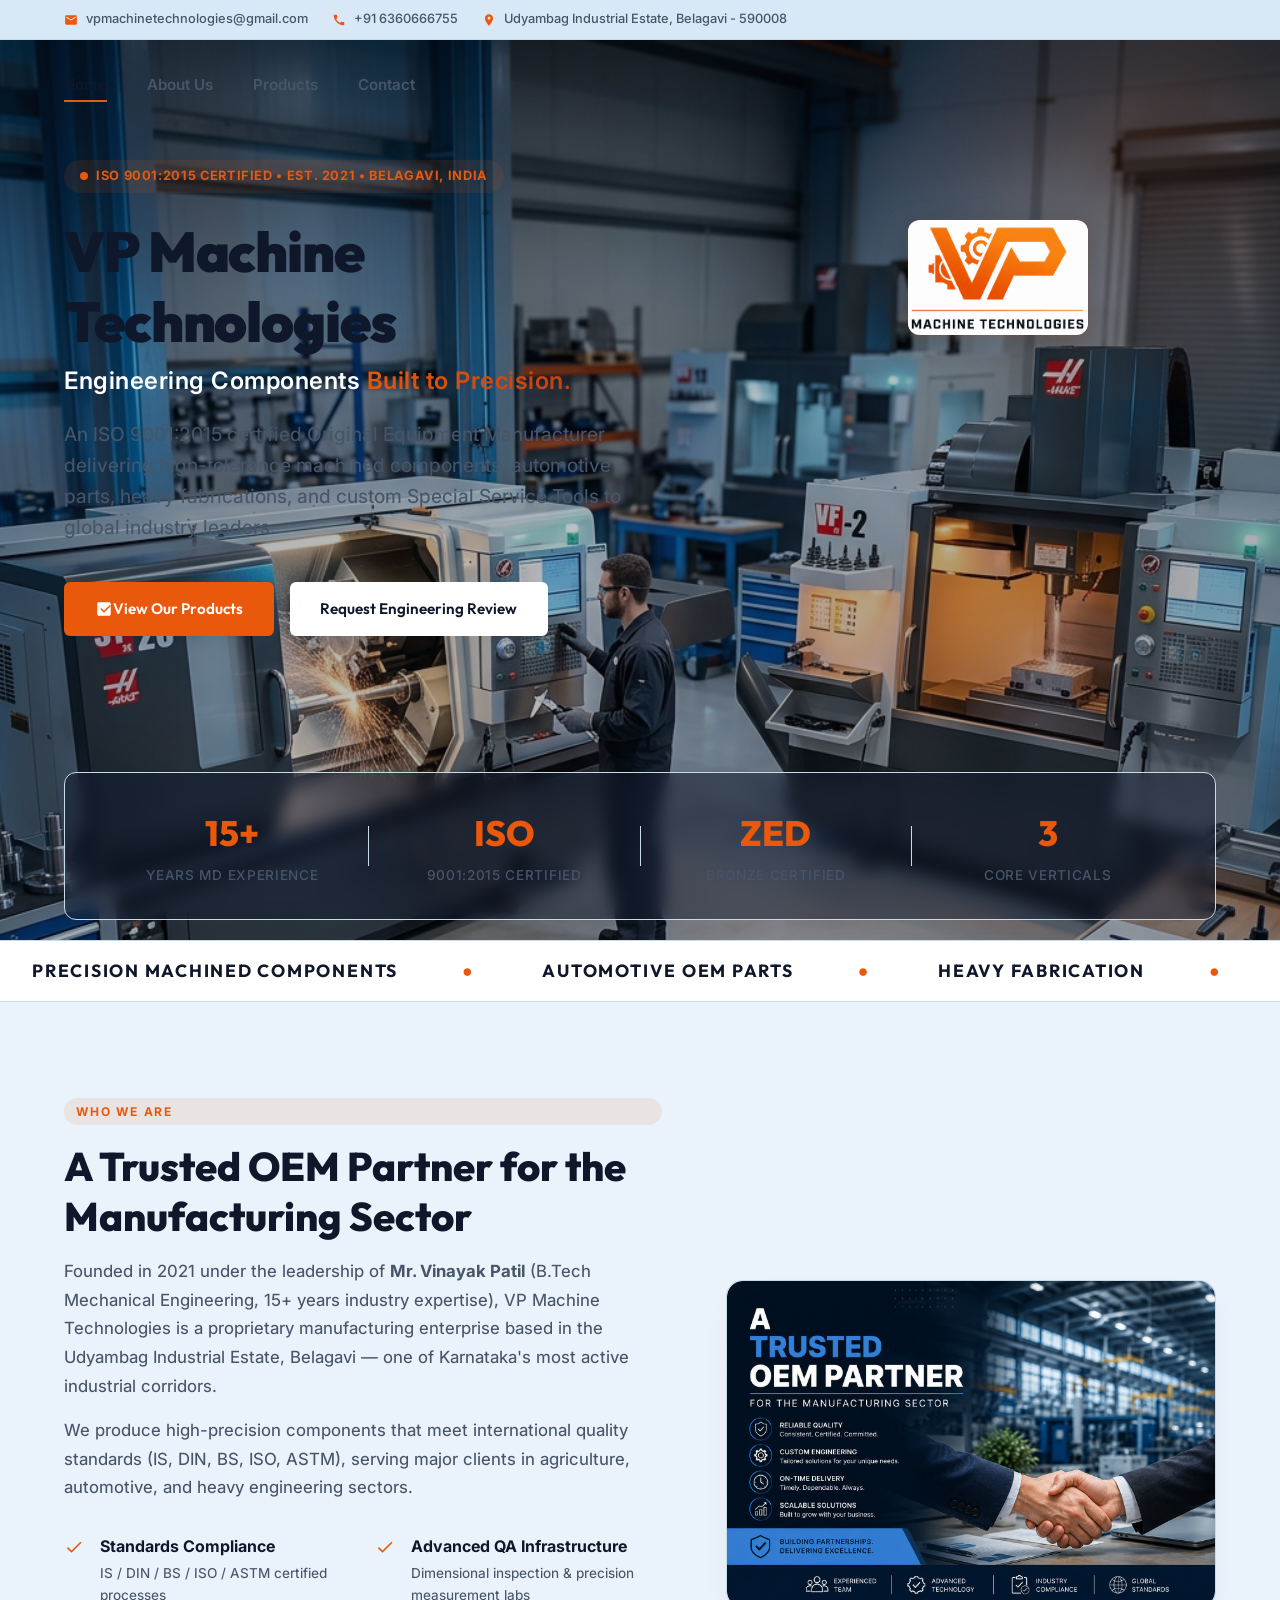
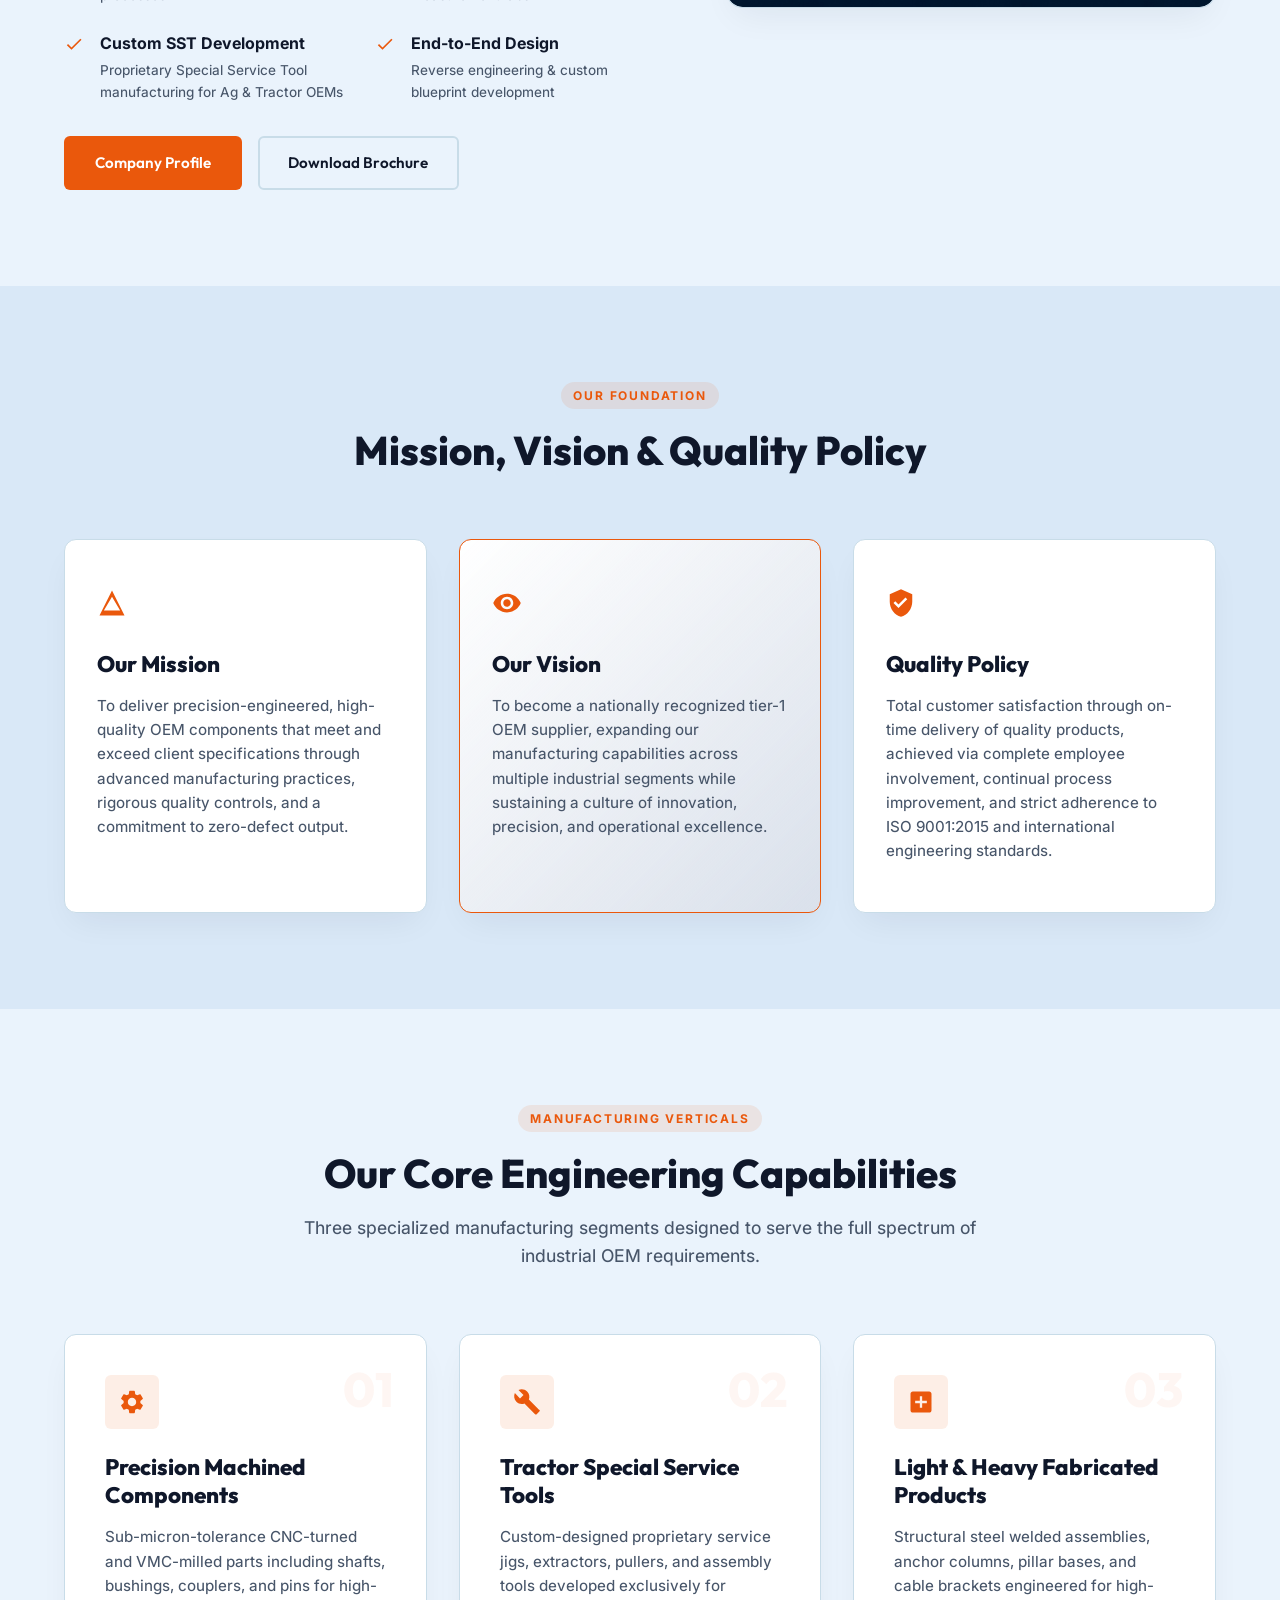
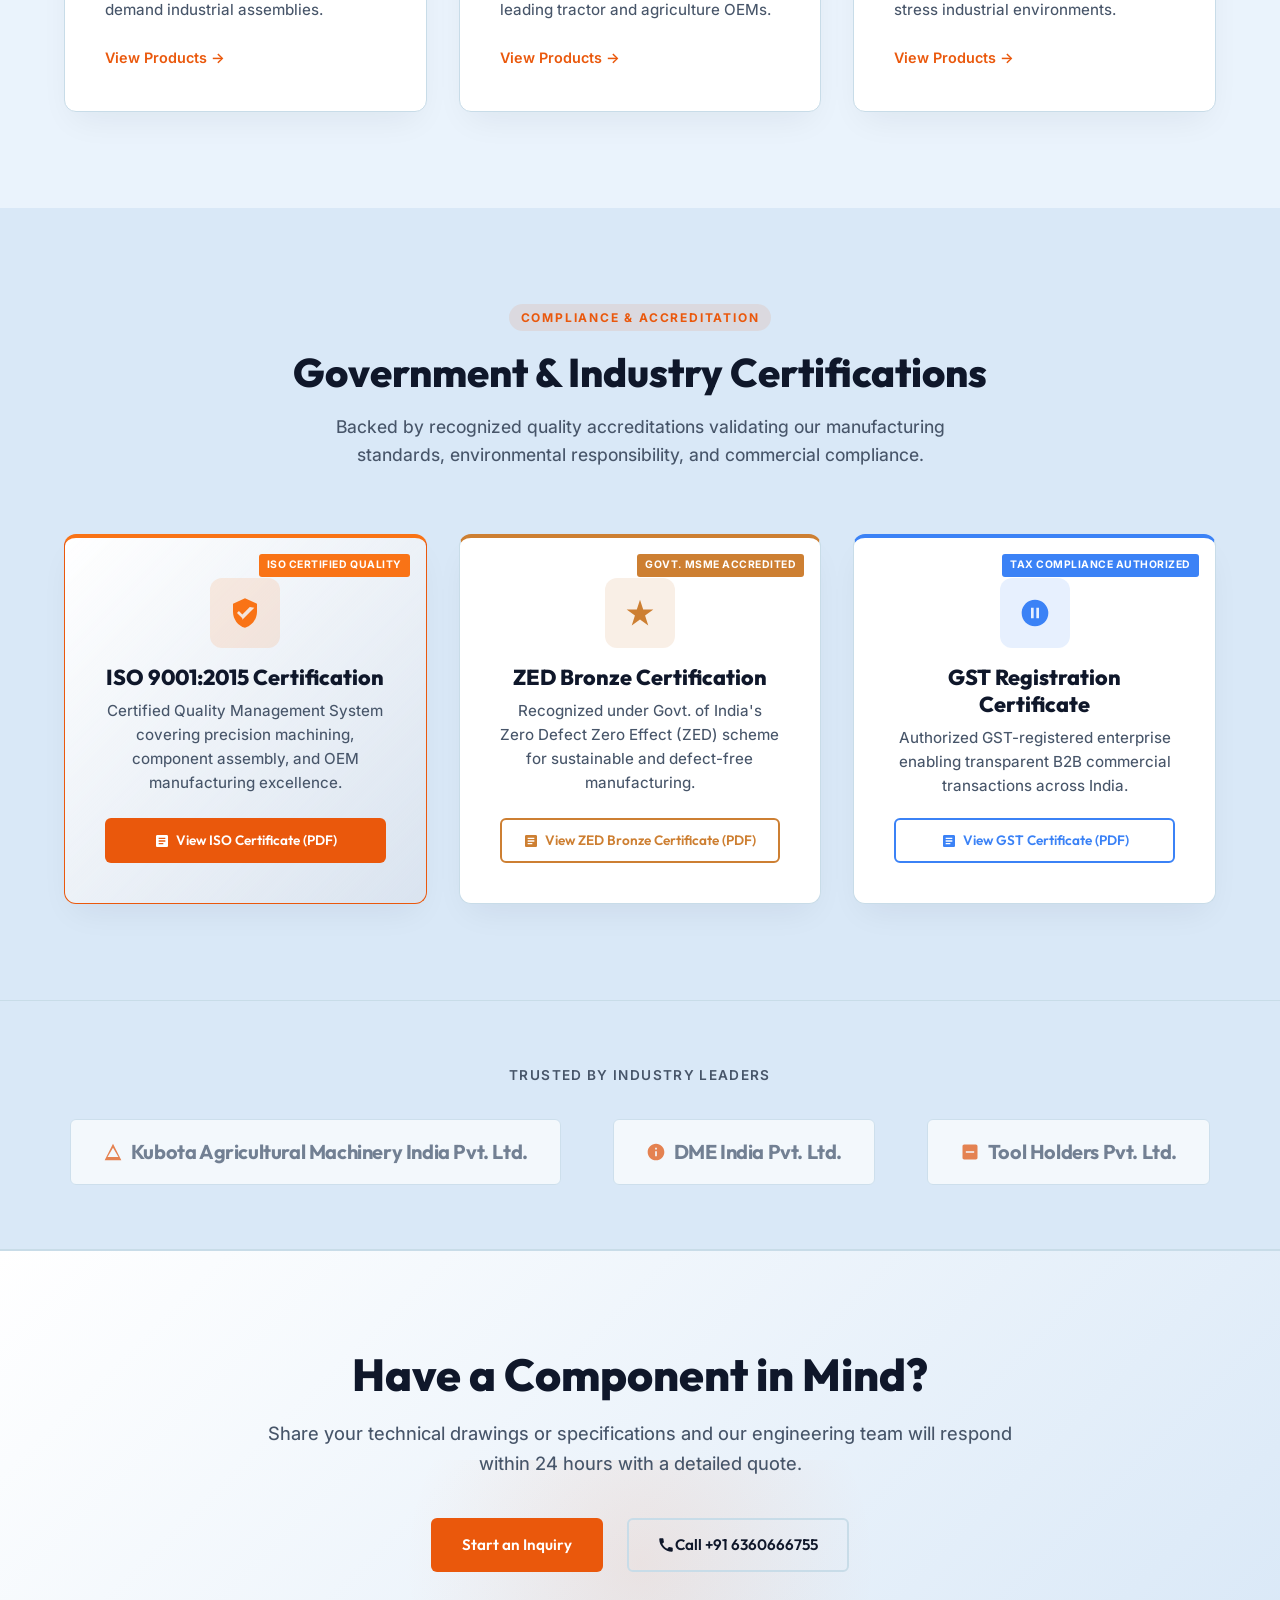
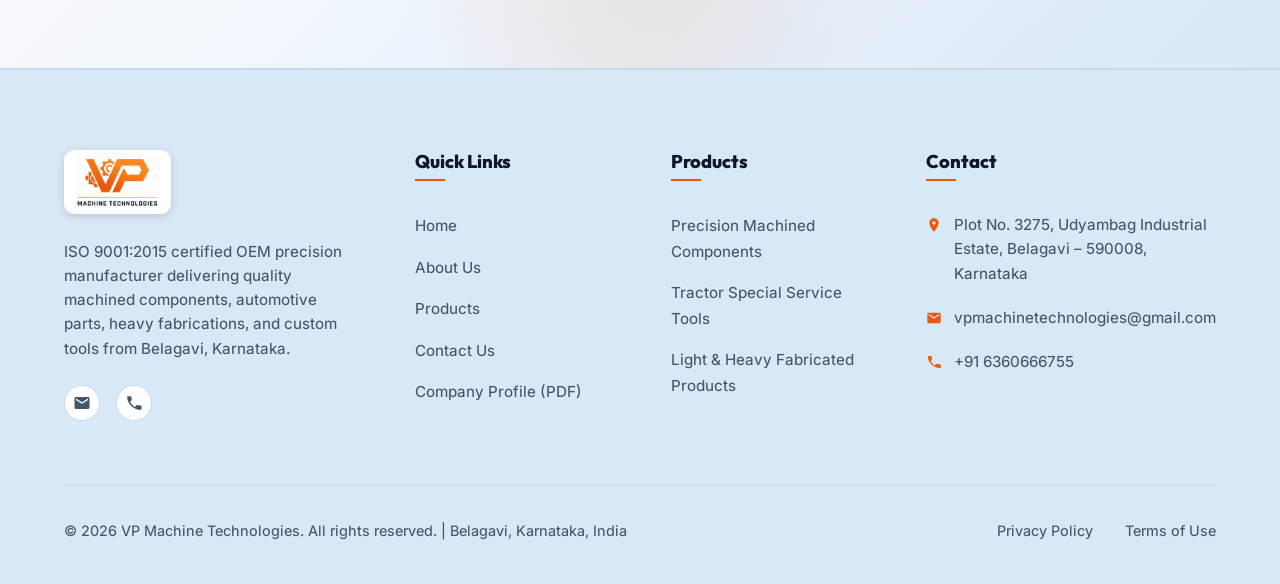
<file: index.html>
<!DOCTYPE html>
<html lang="en">

<head>
  <meta charset="UTF-8">
  <meta name="viewport" content="width=device-width, initial-scale=1.0">
  <title>VP Machine Technologies | Precision OEM Manufacturing — Belagavi, Karnataka</title>
  <meta name="description"
    content="VP Machine Technologies is an ISO 9001:2015 certified OEM manufacturer of precision machined components, automotive parts, heavy fabrications, and special service tools in Belagavi, Karnataka, India.">
  <link rel="canonical" href="https://vpmachinetechnologies.com/">
  <meta property="og:title" content="VP Machine Technologies | Precision OEM Manufacturing">
  <meta property="og:description"
    content="ISO 9001:2015 certified OEM manufacturer of precision machined components, heavy fabrications, and special service tools in Belagavi, Karnataka.">
  <meta property="og:url" content="https://vpmachinetechnologies.com/">
  <meta property="og:type" content="website">
  <link rel="stylesheet" href="css/styles.css?v=1.2">
</head>

<body class="page-home">

  <!-- ===== TOP INFO BAR ===== -->
  <div class="topbar">
    <div class="container">
      <div class="topbar-left">
        <a href="mailto:vpmachinetechnologies@gmail.com" class="topbar-item">
          <svg viewBox="0 0 24 24" width="14" height="14" fill="currentColor">
            <path
              d="M20 4H4c-1.1 0-2 .9-2 2v12c0 1.1.9 2 2 2h16c1.1 0 2-.9 2-2V6c0-1.1-.9-2-2-2zm0 4l-8 5-8-5V6l8 5 8-5v2z" />
          </svg>
          vpmachinetechnologies@gmail.com
        </a>
        <a href="tel:+916360666755" class="topbar-item">
          <svg viewBox="0 0 24 24" width="14" height="14" fill="currentColor">
            <path
              d="M20.01 15.38c-1.23 0-2.42-.2-3.53-.56-.35-.12-.74-.03-1.01.24l-1.57 1.97c-2.83-1.35-5.48-3.9-6.89-6.83l1.95-1.66c.27-.28.35-.67.24-1.02-.37-1.11-.56-2.3-.56-3.53 0-.54-.45-.99-.99-.99H4.19C3.65 3 3 3.24 3 3.99 3 13.28 10.73 21 20.01 21c.71 0 .99-.63.99-1.18v-3.45c0-.54-.45-.99-.99-.99z" />
          </svg>
          +91 6360666755
        </a>
        <span class="topbar-item topbar-location">
          <svg viewBox="0 0 24 24" width="14" height="14" fill="currentColor">
            <path
              d="M12 2C8.13 2 5 5.13 5 9c0 5.25 7 13 7 13s7-7.75 7-13c0-3.87-3.13-7-7-7zm0 9.5c-1.38 0-2.5-1.12-2.5-2.5s1.12-2.5 2.5-2.5 2.5 1.12 2.5 2.5-1.12 2.5-2.5 2.5z" />
          </svg>
          Udyambag Industrial Estate, Belagavi - 590008
        </span>
      </div>

    </div>
  </div>

  <!-- ===== HEADER / NAV ===== -->
  <header class="header">
    <div class="container">
      <a href="index.html" class="logo" id="logo-nav" style="display:none;">
        <img src="assets/images/logo-dark.png" alt="VP Machine Technologies" class="logo-img logo-img-dark">
        <img src="assets/images/logo-light.png" alt="VP Machine Technologies" class="logo-img logo-img-light">
      </a>

      <nav class="navbar" aria-label="Main Navigation">
        <ul class="nav-list">
          <li><a href="index.html" class="nav-link active">Home</a></li>
          <li><a href="about.html" class="nav-link">About Us</a></li>
          <li><a href="products.html" class="nav-link">Products</a></li>
          <li><a href="contact.html" class="nav-link">Contact</a></li>
        </ul>
      </nav>

      <div class="header-actions">

        <button class="burger-menu" aria-label="Toggle navigation menu" id="burger-menu">
          <span class="burger-line"></span>
          <span class="burger-line"></span>
          <span class="burger-line"></span>
        </button>
      </div>
    </div>
  </header>

  <!-- ===== HERO SECTION ===== -->
  <section class="hero" style="
    background-image: url('assets/images/cnc-vmc-hero.png');
    background-size: cover;
    background-position: center top;
    background-repeat: no-repeat;
    position: relative;
  ">
    <!-- Dark gradient overlay -->
    <div
      style="position:absolute;inset:0;background:linear-gradient(135deg,rgba(8,11,19,0.42) 0%,rgba(8,11,19,0.25) 50%,rgba(8,11,19,0.38) 100%);z-index:1;">
    </div>
    <!-- Logo in open right area of hero -->
    <div
      style="position:absolute;top:20%;right:15%;width:180px;height:115px;border-radius:12px;background:#ffffff;overflow:hidden;z-index:3;box-shadow:0 8px 32px rgba(0,0,0,0.22),0 2px 8px rgba(232,101,26,0.15);animation:heroLogoPulse 3s ease-in-out infinite alternate;">
      <img src="assets/images/NEW_LOGO.png" alt="VP Machine Technologies Logo"
        style="width:100%;height:100%;object-fit:contain;">
    </div>
    <div class="hero-bg-glow"></div>
    <div class="container" style="position:relative;z-index:2;">
      <div class="hero-content">
        <div class="hero-eyebrow">
          <span class="eyebrow-dot"></span>
          ISO 9001:2015 Certified &bull; Est. 2021 &bull; Belagavi, India
        </div>
        <!-- Title -->
        <h1 class="hero-title" style="font-weight:900; font-size:3.5rem; margin:0 0 0.3rem;">VP Machine Technologies
        </h1>
        <p class="hero-tagline"
          style="font-size:1.5rem; font-weight:600; color:#fff; margin-top:0; margin-bottom:1.2rem; letter-spacing:0.5px;">
          Engineering Components
          <span class="hero-title-accent" style="color:#e8651a;">Built to Precision.</span>
        </p>
        <p class="hero-description">
          An ISO 9001:2015 certified Original Equipment Manufacturer delivering high-tolerance machined components,
          automotive
          parts, heavy fabrications, and custom Special Service Tools to global industry leaders.
        </p>
        <div class="hero-ctas">
          <a href="products.html" class="btn btn-primary btn-lg">
            <svg viewBox="0 0 24 24" width="18" height="18" fill="currentColor">
              <path
                d="M19 3H5c-1.1 0-2 .9-2 2v14c0 1.1.9 2 2 2h14c1.1 0 2-.9 2-2V5c0-1.1-.9-2-2-2zm-7 14l-5-5 1.41-1.41L12 14.17l7.59-7.59L21 8l-9 9z" />
            </svg>
            View Our Products
          </a>
          <a href="contact.html" class="btn btn-outline btn-lg"
            style="background:#ffffff;color:#0f172a;border-color:#ffffff;">Request Engineering Review</a>
        </div>
      </div>
      <div class="hero-metrics">
        <div class="metric-card">
          <div class="metric-value">15+</div>
          <div class="metric-label">Years MD Experience</div>
        </div>
        <div class="metric-divider"></div>
        <div class="metric-card">
          <div class="metric-value">ISO</div>
          <div class="metric-label">9001:2015 Certified</div>
        </div>
        <div class="metric-divider"></div>
        <div class="metric-card">
          <div class="metric-value">ZED</div>
          <div class="metric-label">Bronze Certified</div>
        </div>
        <div class="metric-divider"></div>
        <div class="metric-card">
          <div class="metric-value">3</div>
          <div class="metric-label">Core Verticals</div>
        </div>
      </div>
    </div>
  </section>

  <!-- ===== MARQUEE STRIP ===== -->
  <div class="marquee-strip">
    <div class="marquee-track">
      <span>Precision Machined Components</span><span class="dot">&#9679;</span>
      <span>Automotive OEM Parts</span><span class="dot">&#9679;</span>
      <span>Heavy Fabrication</span><span class="dot">&#9679;</span>
      <span>Special Service Tools</span><span class="dot">&#9679;</span>
      <span>ISO 9001:2015 Certified</span><span class="dot">&#9679;</span>
      <span>Kubota Agricultural Machinery India Supplier</span><span class="dot">&#9679;</span>
      <span>CNC Turning &amp; VMC</span><span class="dot">&#9679;</span>
      <span>IS / DIN / BS / ASTM Standards</span><span class="dot">&#9679;</span>
      <!-- Duplicate for seamless loop -->
      <span>Precision Machined Components</span><span class="dot">&#9679;</span>
      <span>Automotive OEM Parts</span><span class="dot">&#9679;</span>
      <span>Heavy Fabrication</span><span class="dot">&#9679;</span>
      <span>Special Service Tools</span><span class="dot">&#9679;</span>
      <span>ISO 9001:2015 Certified</span><span class="dot">&#9679;</span>
    </div>
  </div>

  <!-- ===== ABOUT / INTRO ===== -->
  <section class="section section-white">
    <div class="container">
      <div class="two-col-grid">
        <div class="col-content">
          <span class="section-badge">Who We Are</span>
          <h2 class="section-title">A Trusted OEM Partner for the Manufacturing Sector</h2>
          <p class="body-text">Founded in 2021 under the leadership of <strong>Mr. Vinayak Patil</strong> (B.Tech
            Mechanical Engineering, 15+ years industry expertise), VP Machine Technologies is a proprietary
            manufacturing enterprise based in the Udyambag Industrial Estate, Belagavi — one of Karnataka's most active
            industrial corridors.</p>
          <p class="body-text" style="margin-top: 1rem;">We produce high-precision components that meet international
            quality standards (IS, DIN, BS, ISO, ASTM), serving major clients in agriculture, automotive, and heavy
            engineering sectors.</p>
          <div class="feature-list">
            <div class="feature-item">
              <div class="feature-icon">
                <svg viewBox="0 0 24 24" width="20" height="20" fill="currentColor">
                  <path d="M9 16.17L4.83 12l-1.42 1.41L9 19 21 7l-1.41-1.41z" />
                </svg>
              </div>
              <div>
                <strong>Standards Compliance</strong>
                <p>IS / DIN / BS / ISO / ASTM certified processes</p>
              </div>
            </div>
            <div class="feature-item">
              <div class="feature-icon">
                <svg viewBox="0 0 24 24" width="20" height="20" fill="currentColor">
                  <path d="M9 16.17L4.83 12l-1.42 1.41L9 19 21 7l-1.41-1.41z" />
                </svg>
              </div>
              <div>
                <strong>Advanced QA Infrastructure</strong>
                <p>Dimensional inspection & precision measurement labs</p>
              </div>
            </div>
            <div class="feature-item">
              <div class="feature-icon">
                <svg viewBox="0 0 24 24" width="20" height="20" fill="currentColor">
                  <path d="M9 16.17L4.83 12l-1.42 1.41L9 19 21 7l-1.41-1.41z" />
                </svg>
              </div>
              <div>
                <strong>Custom SST Development</strong>
                <p>Proprietary Special Service Tool manufacturing for Ag & Tractor OEMs</p>
              </div>
            </div>
            <div class="feature-item">
              <div class="feature-icon">
                <svg viewBox="0 0 24 24" width="20" height="20" fill="currentColor">
                  <path d="M9 16.17L4.83 12l-1.42 1.41L9 19 21 7l-1.41-1.41z" />
                </svg>
              </div>
              <div>
                <strong>End-to-End Design</strong>
                <p>Reverse engineering & custom blueprint development</p>
              </div>
            </div>
          </div>
          <div class="btn-row">
            <a href="about.html" class="btn btn-primary">Company Profile</a>
            <a href="assets/docs/company_profile.pdf" target="_blank" class="btn btn-outline">Download Brochure</a>
          </div>
        </div>
        <div class="col-visual" style="display: flex; align-items: center; justify-content: center;">
          <div
            style="width: 100%; border-radius: 16px; overflow: hidden; box-shadow: var(--card-shadow); border: 1px solid var(--border-color); background-color: var(--bg-tertiary);">
            <img src="assets/images/trusted-oem-partner.jpg"
              alt="A Trusted OEM Partner For The Manufacturing Sector - VP Machine Technologies"
              style="width: 100%; height: auto; display: block; border-radius: 16px; object-fit: contain;">
          </div>
        </div>
      </div>
    </div>
  </section>

  <!-- ===== MISSION / VISION / QUALITY CARDS ===== -->
  <section class="section section-alt">
    <div class="container">
      <div class="section-header">
        <span class="section-badge">Our Foundation</span>
        <h2 class="section-title">Mission, Vision & Quality Policy</h2>
      </div>
      <div class="mvq-grid">
        <div class="mvq-card">
          <div class="mvq-icon">
            <svg viewBox="0 0 24 24" width="30" height="30" fill="currentColor">
              <path d="M12 2L2 22h20L12 2zm0 5l6.5 11h-13L12 7z" />
            </svg>
          </div>
          <h3>Our Mission</h3>
          <p>To deliver precision-engineered, high-quality OEM components that meet and exceed client specifications
            through advanced manufacturing practices, rigorous quality controls, and a commitment to zero-defect output.
          </p>
        </div>
        <div class="mvq-card mvq-card--accent">
          <div class="mvq-icon">
            <svg viewBox="0 0 24 24" width="30" height="30" fill="currentColor">
              <path
                d="M12 4.5C7 4.5 2.73 7.61 1 12c1.73 4.39 6 7.5 11 7.5s9.27-3.11 11-7.5c-1.73-4.39-6-7.5-11-7.5zM12 17c-2.76 0-5-2.24-5-5s2.24-5 5-5 5 2.24 5 5-2.24 5-5 5zm0-8c-1.66 0-3 1.34-3 3s1.34 3 3 3 3-1.34 3-3-1.34-3-3-3z" />
            </svg>
          </div>
          <h3>Our Vision</h3>
          <p>To become a nationally recognized tier-1 OEM supplier, expanding our manufacturing capabilities across
            multiple industrial segments while sustaining a culture of innovation, precision, and operational
            excellence.</p>
        </div>
        <div class="mvq-card">
          <div class="mvq-icon">
            <svg viewBox="0 0 24 24" width="30" height="30" fill="currentColor">
              <path
                d="M12 1L3 5v6c0 5.55 3.84 10.74 9 12 5.16-1.26 9-6.45 9-12V5l-9-4zm-2 15l-4-4 1.41-1.41L10 13.17l5.59-5.59L17 9l-7 7z" />
            </svg>
          </div>
          <h3>Quality Policy</h3>
          <p>Total customer satisfaction through on-time delivery of quality products, achieved via complete employee
            involvement, continual process improvement, and strict adherence to ISO 9001:2015 and international
            engineering standards.</p>
        </div>
      </div>
    </div>
  </section>

  <!-- ===== CAPABILITIES ===== -->
  <section class="section section-white">
    <div class="container">
      <div class="section-header">
        <span class="section-badge">Manufacturing Verticals</span>
        <h2 class="section-title">Our Core Engineering Capabilities</h2>
        <p class="section-desc">Three specialized manufacturing segments designed to serve the full spectrum of
          industrial OEM requirements.</p>
      </div>
      <div class="capabilities-grid">
        <div class="capability-card">
          <div class="cap-number">01</div>
          <div class="capability-icon-box">
            <svg viewBox="0 0 24 24" width="28" height="28" fill="currentColor">
              <path
                d="M19.14 12.94c.04-.3.06-.61.06-.94 0-.32-.02-.64-.07-.94l2.03-1.58c.18-.14.23-.41.12-.61l-1.92-3.32c-.12-.22-.37-.29-.59-.22l-2.39.96c-.5-.38-1.03-.7-1.62-.94l-.36-2.54c-.04-.24-.24-.41-.48-.41h-3.84c-.24 0-.43.17-.47.41l-.36 2.54c-.59.24-1.13.57-1.62.94l-2.39-.96c-.22-.08-.47 0-.59.22L2.74 8.87c-.12.21-.08.47.12.61l2.03 1.58c-.05.3-.09.63-.09.94s.02.64.07.94l-2.03 1.58c-.18.14-.23.41-.12.61l1.92 3.32c.12.22.37.29.59.22l2.39-.96c.5.38 1.03.7 1.62.94l.36 2.54c.05.24.24.41.48.41h3.84c.24 0 .44-.17.47-.41l.36-2.54c.59-.24 1.13-.56 1.62-.94l2.39.96c.22.08.47 0 .59-.22l1.92-3.32c.12-.22.07-.47-.12-.61l-2.01-1.58zM12 15.6c-1.98 0-3.6-1.62-3.6-3.6s1.62-3.6 3.6-3.6 3.6 1.62 3.6 3.6-1.62 3.6-3.6 3.6z" />
            </svg>
          </div>
          <h3>Precision Machined Components</h3>
          <p>Sub-micron-tolerance CNC-turned and VMC-milled parts including shafts, bushings, couplers, and pins for
            high-demand industrial assemblies.</p>
          <a href="products.html?filter=machined" class="cap-link">View Products →</a>
        </div>
        <div class="capability-card">
          <div class="cap-number">02</div>
          <div class="capability-icon-box">
            <svg viewBox="0 0 24 24" width="28" height="28" fill="currentColor">
              <path
                d="M22.7 19l-9.1-9.1c.9-2.3.4-5-1.5-6.9-2-2-5-2.4-7.4-1.3L9 6 6 9 1.6 4.3C.5 6.7.9 9.8 2.9 11.8c1.9 1.9 4.6 2.4 6.9 1.5l9.1 9.1c.4.4 1 .4 1.4 0l2.3-2.3c.5-.4.5-1.1.1-1.6z" />
            </svg>
          </div>
          <h3>Tractor Special Service Tools</h3>
          <p>Custom-designed proprietary service jigs, extractors, pullers, and assembly tools developed exclusively for
            leading tractor and agriculture OEMs.</p>
          <a href="products.html?filter=sst" class="cap-link">View Products →</a>
        </div>
        <div class="capability-card">
          <div class="cap-number">03</div>
          <div class="capability-icon-box">
            <svg viewBox="0 0 24 24" width="28" height="28" fill="currentColor">
              <path
                d="M19 3H5c-1.1 0-2 .9-2 2v14c0 1.1.9 2 2 2h14c1.1 0 2-.9 2-2V5c0-1.1-.9-2-2-2zm-2 10h-4v4h-2v-4H7v-2h4V7h2v4h4v2z" />
            </svg>
          </div>
          <h3>Light & Heavy Fabricated Products</h3>
          <p>Structural steel welded assemblies, anchor columns, pillar bases, and cable brackets engineered for
            high-stress industrial environments.</p>
          <a href="products.html?filter=fabricated" class="cap-link">View Products →</a>
        </div>
      </div>
    </div>
  </section>


  <!-- ===== CERTIFICATIONS ===== -->
  <!-- ===== CERTIFICATIONS SECTION ===== -->
  <section class="section section-alt" id="certifications">
    <div class="container">
      <div class="section-header">
        <span class="section-badge">Compliance & Accreditation</span>
        <h2 class="section-title">Government & Industry Certifications</h2>
        <p class="section-desc">Backed by recognized quality accreditations validating our manufacturing standards,
          environmental responsibility, and commercial compliance.</p>
      </div>
      <div class="certificates-grid">

        <!-- 1. ISO 9001:2015 -->
        <div class="certificate-card cert-featured" style="position:relative; border-top: 4px solid #f97316;">
          <div class="certificate-icon"
            style="color: #f97316; background: rgba(249, 115, 22, 0.12); padding: 12px; border-radius: 12px; display: inline-flex; margin-bottom: 1rem;">
            <svg viewBox="0 0 24 24" width="32" height="32" fill="currentColor">
              <path
                d="M12 1L3 5v6c0 5.55 3.84 10.74 9 12 5.16-1.26 9-6.45 9-12V5l-9-4zm-2 15l-4-4 1.41-1.41L10 13.17l5.59-5.59L19 8l-9 9z" />
            </svg>
          </div>
          <div class="cert-featured-label" style="background: #f97316;">ISO Certified Quality</div>
          <h3 style="margin-bottom: 0.5rem; font-size: 1.35rem;">ISO 9001:2015 Certification</h3>
          <p style="margin-bottom: 1.25rem;">Certified Quality Management System covering precision machining, component
            assembly, and OEM manufacturing excellence.</p>
          <div class="certificate-actions">
            <a href="assets/docs/iso_certificate.pdf" target="_blank" class="btn btn-primary"
              style="width: 100%; justify-content: center;">
              <svg viewBox="0 0 24 24" width="16" height="16" fill="currentColor" style="margin-right: 6px;">
                <path
                  d="M19 3H5c-1.1 0-2 .9-2 2v14c0 1.1.9 2 2 2h14c1.1 0 2-.9 2-2V5c0-1.1-.9-2-2-2zm-5 14H7v-2h7v2zm3-4H7v-2h10v2zm0-4H7V7h10v2z" />
              </svg>
              View ISO Certificate (PDF)
            </a>
          </div>
        </div>

        <!-- 2. ZED Bronze Certification -->
        <div class="certificate-card" style="position:relative; border-top: 4px solid #cd7f32;">
          <div class="certificate-icon"
            style="color: #cd7f32; background: rgba(205, 127, 50, 0.12); padding: 12px; border-radius: 12px; display: inline-flex; margin-bottom: 1rem;">
            <svg viewBox="0 0 24 24" width="32" height="32" fill="currentColor">
              <path d="M12 2l2.4 7.4h7.6l-6.2 4.5 2.4 7.4-6.2-4.5-6.2 4.5 2.4-7.4-6.2-4.5h7.6z" />
            </svg>
          </div>
          <div class="cert-featured-label" style="background: #cd7f32; color: #fff;">Govt. MSME Accredited</div>
          <h3 style="margin-bottom: 0.5rem; font-size: 1.35rem;">ZED Bronze Certification</h3>
          <p style="margin-bottom: 1.25rem;">Recognized under Govt. of India's Zero Defect Zero Effect (ZED) scheme for
            sustainable and defect-free manufacturing.</p>
          <div class="certificate-actions">
            <a href="assets/docs/zed_bronze_certificate.pdf" target="_blank" class="btn btn-outline"
              style="width: 100%; justify-content: center; border-color: #cd7f32; color: #cd7f32;">
              <svg viewBox="0 0 24 24" width="16" height="16" fill="currentColor" style="margin-right: 6px;">
                <path
                  d="M19 3H5c-1.1 0-2 .9-2 2v14c0 1.1.9 2 2 2h14c1.1 0 2-.9 2-2V5c0-1.1-.9-2-2-2zm-5 14H7v-2h7v2zm3-4H7v-2h10v2zm0-4H7V7h10v2z" />
              </svg>
              View ZED Bronze Certificate (PDF)
            </a>
          </div>
        </div>

        <!-- 3. GST Registration Certificate -->
        <div class="certificate-card" style="position:relative; border-top: 4px solid #3b82f6;">
          <div class="certificate-icon"
            style="color: #3b82f6; background: rgba(59, 130, 246, 0.12); padding: 12px; border-radius: 12px; display: inline-flex; margin-bottom: 1rem;">
            <svg viewBox="0 0 24 24" width="32" height="32" fill="currentColor">
              <path
                d="M12 2C6.48 2 2 6.48 2 12s4.48 10 10 10 10-4.48 10-10S17.52 2 12 2zm-1 14H9V8h2v8zm4 0h-2V8h2v8z" />
            </svg>
          </div>
          <div class="cert-featured-label" style="background: #3b82f6; color: #fff;">Tax Compliance Authorized</div>
          <h3 style="margin-bottom: 0.5rem; font-size: 1.35rem;">GST Registration Certificate</h3>
          <p style="margin-bottom: 1.25rem;">Authorized GST-registered enterprise enabling transparent B2B commercial
            transactions across India.</p>
          <div class="certificate-actions">
            <a href="assets/docs/gst_certificate.pdf" target="_blank" class="btn btn-outline"
              style="width: 100%; justify-content: center; border-color: #3b82f6; color: #3b82f6;">
              <svg viewBox="0 0 24 24" width="16" height="16" fill="currentColor" style="margin-right: 6px;">
                <path
                  d="M19 3H5c-1.1 0-2 .9-2 2v14c0 1.1.9 2 2 2h14c1.1 0 2-.9 2-2V5c0-1.1-.9-2-2-2zm-5 14H7v-2h7v2zm3-4H7v-2h10v2zm0-4H7V7h10v2z" />
              </svg>
              View GST Certificate (PDF)
            </a>
          </div>
        </div>

      </div>
    </div>
  </section>

  <!-- ===== CLIENTS ===== -->
  <section class="client-showcase">
    <div class="container">
      <p class="client-label">Trusted by Industry Leaders</p>
      <div class="client-list">
        <div class="client-logo">
          <svg width="20" height="20" viewBox="0 0 24 24" fill="currentColor" style="color: var(--accent)">
            <path d="M12 2L2 22h20L12 2zm0 5l6.5 11h-13L12 7z" />
          </svg>
          Kubota Agricultural Machinery India Pvt. Ltd.
        </div>
        <div class="client-logo">
          <svg width="20" height="20" viewBox="0 0 24 24" fill="currentColor" style="color: var(--accent)">
            <path
              d="M12 2C6.48 2 2 6.48 2 12s4.48 10 10 10 10-4.48 10-10S17.52 2 12 2zm1 15h-2v-6h2v6zm0-8h-2V7h2v2z" />
          </svg>
          DME India Pvt. Ltd.
        </div>
        <div class="client-logo">
          <svg width="20" height="20" viewBox="0 0 24 24" fill="currentColor" style="color: var(--accent)">
            <path d="M19 3H5c-1.1 0-2 .9-2 2v14c0 1.1.9 2 2 2h14c1.1 0 2-.9 2-2V5c0-1.1-.9-2-2-2zm-2 10H7v-2h10v2z" />
          </svg>
          Tool Holders Pvt. Ltd.
        </div>
      </div>
    </div>
  </section>

  <!-- ===== CTA BANNER ===== -->
  <section class="cta-banner">
    <div class="cta-banner-glow"></div>
    <div class="container">
      <div class="cta-content">
        <h2>Have a Component in Mind?</h2>
        <p>Share your technical drawings or specifications and our engineering team will respond within 24 hours with a
          detailed quote.</p>
        <div class="cta-actions">
          <a href="contact.html" class="btn btn-primary btn-lg">Start an Inquiry</a>
          <a href="tel:+916360666755" class="btn btn-outline-white btn-lg">
            <svg viewBox="0 0 24 24" width="18" height="18" fill="currentColor">
              <path
                d="M20.01 15.38c-1.23 0-2.42-.2-3.53-.56-.35-.12-.74-.03-1.01.24l-1.57 1.97c-2.83-1.35-5.48-3.9-6.89-6.83l1.95-1.66c.27-.28.35-.67.24-1.02-.37-1.11-.56-2.3-.56-3.53 0-.54-.45-.99-.99-.99H4.19C3.65 3 3 3.24 3 3.99 3 13.28 10.73 21 20.01 21c.71 0 .99-.63.99-1.18v-3.45c0-.54-.45-.99-.99-.99z" />
            </svg>
            Call +91 6360666755
          </a>
        </div>
      </div>
    </div>
  </section>


  <!-- ===== FOOTER ===== -->
  <footer class="footer">
    <div class="container">
      <div class="footer-grid">
        <div class="footer-brand">
          <a href="index.html" class="logo">
            <img src="assets/images/logo-dark.png" alt="VP Machine Technologies" class="logo-img logo-img-dark">
            <img src="assets/images/logo-light.png" alt="VP Machine Technologies" class="logo-img logo-img-light">
          </a>
          <p>ISO 9001:2015 certified OEM precision manufacturer delivering quality machined components, automotive
            parts, heavy
            fabrications, and custom tools from Belagavi, Karnataka.</p>
          <div class="footer-socials">
            <a href="mailto:vpmachinetechnologies@gmail.com" class="footer-social-link" aria-label="Email Us">
              <svg viewBox="0 0 24 24" width="18" height="18" fill="currentColor">
                <path
                  d="M20 4H4c-1.1 0-2 .9-2 2v12c0 1.1.9 2 2 2h16c1.1 0 2-.9 2-2V6c0-1.1-.9-2-2-2zm0 4l-8 5-8-5V6l8 5 8-5v2z" />
              </svg>
            </a>
            <a href="tel:+916360666755" class="footer-social-link" aria-label="Call Us">
              <svg viewBox="0 0 24 24" width="18" height="18" fill="currentColor">
                <path
                  d="M20.01 15.38c-1.23 0-2.42-.2-3.53-.56-.35-.12-.74-.03-1.01.24l-2.2 2.2a15.045 15.045 0 0 1-6.59-6.59l2.2-2.2c.28-.28.36-.67.25-1.02C8.79 6.3 8.58 5.11 8.58 3.88c0-.55-.45-1-1-1H3.88c-.55 0-1 .45-1 1C2.88 12.87 11.13 21.12 21.12 21.12c.55 0 1-.45 1-1v-3.75c0-.55-.45-1-1.01-1z" />
              </svg>
            </a>
          </div>
        </div>
        <div class="footer-col">
          <h4 class="footer-col-title">Quick Links</h4>
          <ul class="footer-links">
            <li><a href="index.html" class="footer-link">Home</a></li>
            <li><a href="about.html" class="footer-link">About Us</a></li>
            <li><a href="products.html" class="footer-link">Products</a></li>
            <li><a href="contact.html" class="footer-link">Contact Us</a></li>
            <li><a href="assets/docs/company_profile.pdf" target="_blank" class="footer-link">Company Profile (PDF)</a>
            </li>
          </ul>
        </div>
        <div class="footer-col">
          <h4 class="footer-col-title">Products</h4>
          <ul class="footer-links">
            <li><a href="products.html#category-1" class="footer-link">Precision Machined Components</a></li>
            <li><a href="products.html#category-2" class="footer-link">Tractor Special Service Tools</a></li>
            <li><a href="products.html#category-3" class="footer-link">Light &amp; Heavy Fabricated Products</a></li>
          </ul>
        </div>
        <div class="footer-col">
          <h4 class="footer-col-title">Contact</h4>
          <div class="footer-contact-info">
            <div class="footer-contact-item">
              <svg viewBox="0 0 24 24" width="16" height="16" fill="currentColor">
                <path
                  d="M12 2C8.13 2 5 5.13 5 9c0 5.25 7 13 7 13s7-7.75 7-13c0-3.87-3.13-7-7-7zm0 9.5c-1.38 0-2.5-1.12-2.5-2.5s1.12-2.5 2.5-2.5 2.5 1.12 2.5 2.5-1.12 2.5-2.5 2.5z" />
              </svg>
              <p>Plot No. 3275, Udyambag Industrial Estate, Belagavi – 590008, Karnataka</p>
            </div>
            <div class="footer-contact-item">
              <svg viewBox="0 0 24 24" width="16" height="16" fill="currentColor">
                <path
                  d="M20 4H4c-1.1 0-2 .9-2 2v12c0 1.1.9 2 2 2h16c1.1 0 2-.9 2-2V6c0-1.1-.9-2-2-2zm0 4l-8 5-8-5V6l8 5 8-5v2z" />
              </svg>
              <p><a href="mailto:vpmachinetechnologies@gmail.com">vpmachinetechnologies@gmail.com</a></p>
            </div>
            <div class="footer-contact-item">
              <svg viewBox="0 0 24 24" width="16" height="16" fill="currentColor">
                <path
                  d="M20.01 15.38c-1.23 0-2.42-.2-3.53-.56-.35-.12-.74-.03-1.01.24l-2.2 2.2a15.045 15.045 0 0 1-6.59-6.59l2.2-2.2c.28-.28.36-.67.25-1.02C8.79 6.3 8.58 5.11 8.58 3.88c0-.55-.45-1-1-1H3.88c-.55 0-1 .45-1 1C2.88 12.87 11.13 21.12 21.12 21.12c.55 0 1-.45 1-1v-3.75c0-.55-.45-1-1.01-1z" />
              </svg>
              <p>+91 6360666755</p>
            </div>
          </div>
        </div>
      </div>
      <div class="footer-bottom">
        <p class="footer-copyright">&copy; 2026 VP Machine Technologies. All rights reserved. | Belagavi, Karnataka,
          India</p>
        <ul class="footer-bottom-links">
          <li><a href="privacy.html" class="footer-bottom-link">Privacy Policy</a></li>
          <li><a href="terms.html" class="footer-bottom-link">Terms of Use</a></li>
        </ul>
      </div>
    </div>
  </footer>

  <button class="back-to-top" aria-label="Scroll back to top">
    <svg viewBox="0 0 24 24" width="24" height="24" fill="currentColor">
      <path d="M7.41 15.41L12 10.83l4.59 4.58L18 14l-6-6-6 6z" />
    </svg>
  </button>

  <script src="js/main.js"></script>
</body>

</html>
</file>
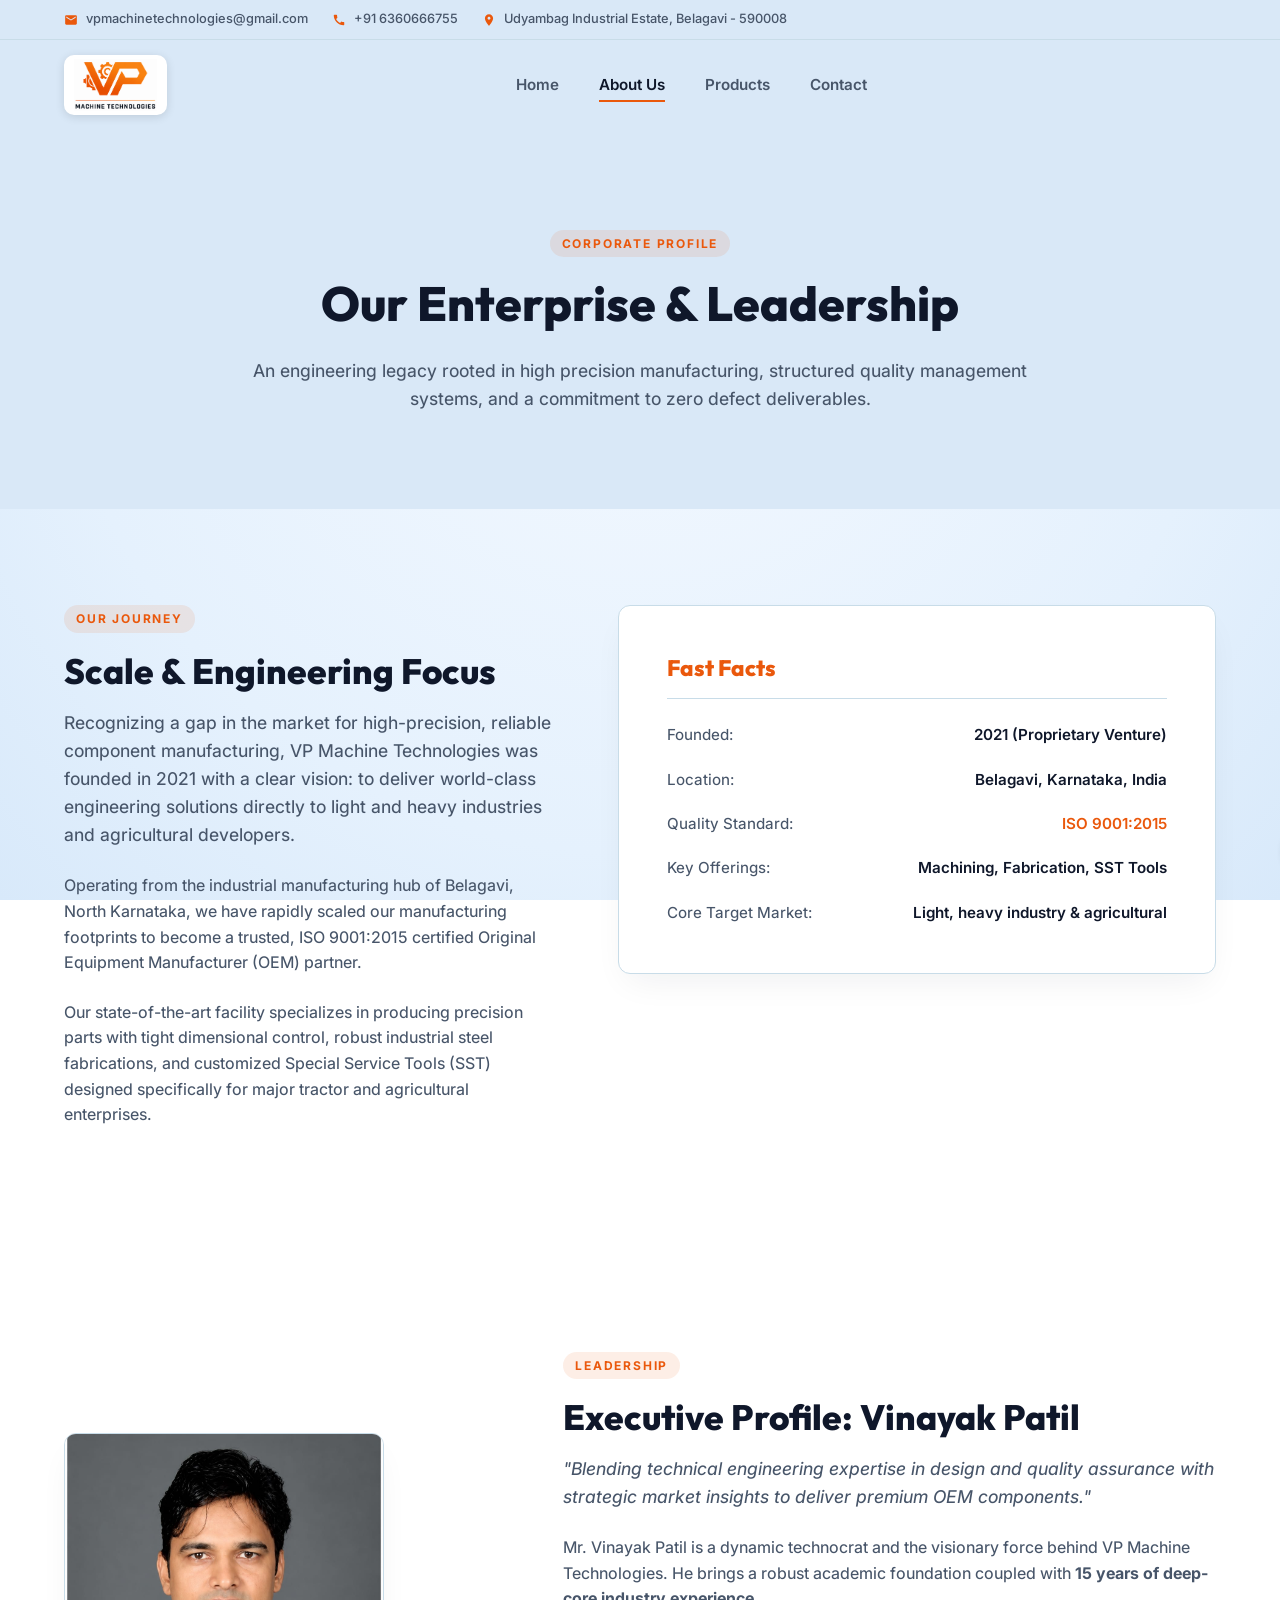
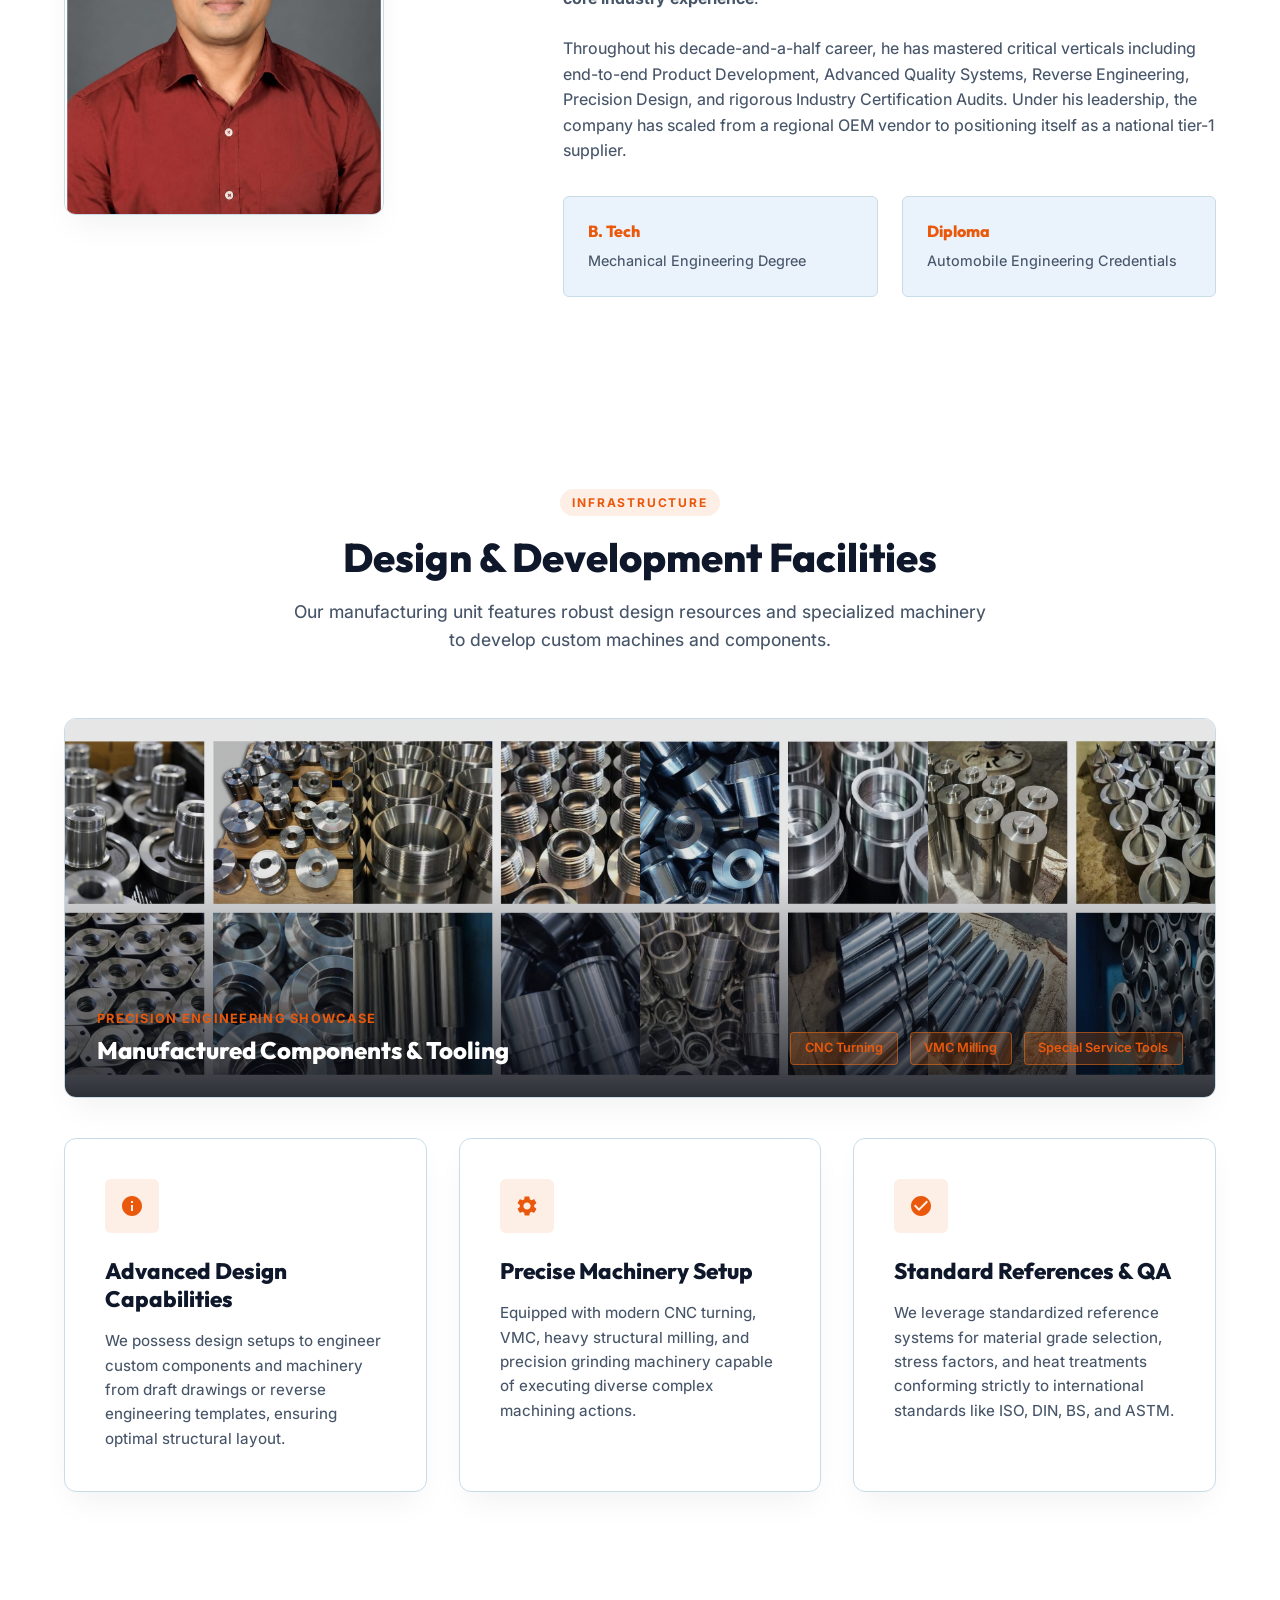
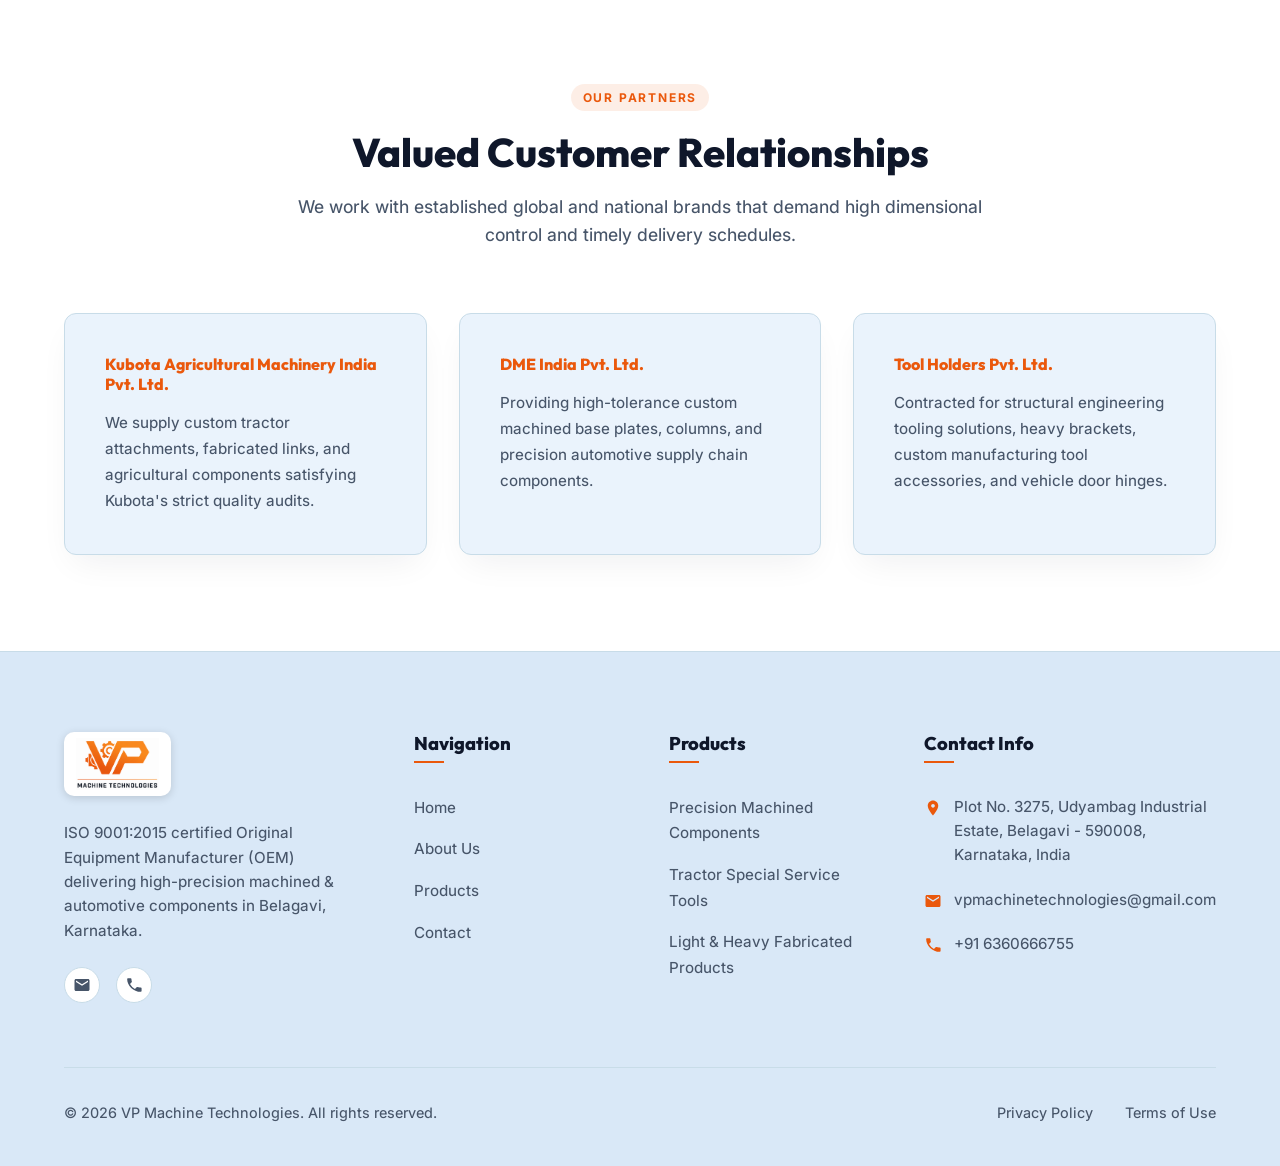
<file: about.html>
<!DOCTYPE html>
<html lang="en">
<head>
  <meta charset="UTF-8">
  <meta name="viewport" content="width=device-width, initial-scale=1.0">
  <title>About Us | VP Machine Technologies</title>
  <meta name="description" content="Learn about VP Machine Technologies, founded in 2021 by Vinayak Patil. Discover our precision machining capabilities, engineering facilities, and quality assurance workflows in Belagavi.">
  <link rel="canonical" href="https://vpmachinetechnologies.com/about.html">
  <link rel="stylesheet" href="css/styles.css?v=1.2">
</head>
<body class="page-about">

  <!-- ===== TOP INFO BAR ===== -->
  <div class="topbar">
    <div class="container">
      <div class="topbar-left">
        <a href="mailto:vpmachinetechnologies@gmail.com" class="topbar-item">
          <svg viewBox="0 0 24 24" width="14" height="14" fill="currentColor"><path d="M20 4H4c-1.1 0-2 .9-2 2v12c0 1.1.9 2 2 2h16c1.1 0 2-.9 2-2V6c0-1.1-.9-2-2-2zm0 4l-8 5-8-5V6l8 5 8-5v2z"/></svg>
          vpmachinetechnologies@gmail.com
        </a>
        <a href="tel:+916360666755" class="topbar-item">
          <svg viewBox="0 0 24 24" width="14" height="14" fill="currentColor"><path d="M20.01 15.38c-1.23 0-2.42-.2-3.53-.56-.35-.12-.74-.03-1.01.24l-1.57 1.97c-2.83-1.35-5.48-3.9-6.89-6.83l1.95-1.66c.27-.28.35-.67.24-1.02-.37-1.11-.56-2.3-.56-3.53 0-.54-.45-.99-.99-.99H4.19C3.65 3 3 3.24 3 3.99 3 13.28 10.73 21 20.01 21c.71 0 .99-.63.99-1.18v-3.45c0-.54-.45-.99-.99-.99z"/></svg>
          +91 6360666755
        </a>
        <span class="topbar-item topbar-location">
          <svg viewBox="0 0 24 24" width="14" height="14" fill="currentColor"><path d="M12 2C8.13 2 5 5.13 5 9c0 5.25 7 13 7 13s7-7.75 7-13c0-3.87-3.13-7-7-7zm0 9.5c-1.38 0-2.5-1.12-2.5-2.5s1.12-2.5 2.5-2.5 2.5 1.12 2.5 2.5-1.12 2.5-2.5 2.5z"/></svg>
          Udyambag Industrial Estate, Belagavi - 590008
        </span>
      </div>

    </div>
  </div>

  <!-- --- HEADER / NAVIGATION --- -->
  <header class="header">
    <div class="container">
      <a href="index.html" class="logo" id="logo-nav">
        <img src="assets/images/logo-dark.png" alt="VP Machine Technologies" class="logo-img logo-img-dark">
        <img src="assets/images/logo-light.png" alt="VP Machine Technologies" class="logo-img logo-img-light">
      </a>

      <nav class="navbar" aria-label="Main Navigation">
        <ul class="nav-list">
          <li><a href="index.html" class="nav-link">Home</a></li>
          <li><a href="about.html" class="nav-link active">About Us</a></li>
          <li><a href="products.html" class="nav-link">Products</a></li>
          <li><a href="contact.html" class="nav-link">Contact</a></li>
        </ul>
      </nav>

      <div class="header-actions">
        <button class="burger-menu" aria-label="Toggle navigation menu" id="burger-menu">
          <span class="burger-line"></span>
          <span class="burger-line"></span>
          <span class="burger-line"></span>
        </button>
      </div>
    </div>
  </header>

  <!-- --- SUB-HERO SECTION --- -->
  <section class="section" style="padding-top: 190px; background-color: var(--bg-tertiary);">
    <div class="container" style="text-align: center;">
      <span class="section-badge">Corporate Profile</span>
      <h1 class="section-title" style="font-size: 3rem; margin-bottom: 1.5rem;">Our Enterprise & Leadership</h1>
      <p class="section-desc" style="max-width: 800px; margin: 0 auto;">
        An engineering legacy rooted in high precision manufacturing, structured quality management systems, and a commitment to zero defect deliverables.
      </p>
    </div>
  </section>

  <!-- --- COMPANY JOURNEY & CAPABILITIES --- -->
  <section class="section">
    <div class="container">
      <div class="about-section-grid about-grid-align-start">
        <div class="about-content">
          <span class="section-badge">Our Journey</span>
          <h2 class="section-title" style="font-size: 2.2rem;">Scale & Engineering Focus</h2>
          <p class="section-desc" style="margin-bottom: 1.5rem;">
            Recognizing a gap in the market for high-precision, reliable component manufacturing, VP Machine Technologies was founded in 2021 with a clear vision: to deliver world-class engineering solutions directly to light and heavy industries and agricultural developers.
          </p>
          <p style="color: var(--text-secondary); margin-bottom: 1.5rem;">
            Operating from the industrial manufacturing hub of Belagavi, North Karnataka, we have rapidly scaled our manufacturing footprints to become a trusted, ISO 9001:2015 certified Original Equipment Manufacturer (OEM) partner. 
          </p>
          <p style="color: var(--text-secondary); margin-bottom: 2rem;">
            Our state-of-the-art facility specializes in producing precision parts with tight dimensional control, robust industrial steel fabrications, and customized Special Service Tools (SST) designed specifically for major tractor and agricultural enterprises.
          </p>
        </div>

        <div class="about-graphic">
          <div class="capability-card" style="box-shadow: var(--card-shadow); padding: 3rem;">
            <h3 style="margin-bottom: 1.5rem; border-bottom: 1px solid var(--border-color); padding-bottom: 1rem; color: var(--accent);">
              Fast Facts
            </h3>
            <ul style="list-style: none; display: flex; flex-direction: column; gap: 1.25rem;">
              <li style="display: flex; justify-content: space-between; font-size: 0.95rem;">
                <span style="color: var(--text-secondary);">Founded:</span>
                <span style="font-weight: 600;">2021 (Proprietary Venture)</span>
              </li>
              <li style="display: flex; justify-content: space-between; font-size: 0.95rem;">
                <span style="color: var(--text-secondary);">Location:</span>
                <span style="font-weight: 600;">Belagavi, Karnataka, India</span>
              </li>
              <li style="display: flex; justify-content: space-between; font-size: 0.95rem;">
                <span style="color: var(--text-secondary);">Quality Standard:</span>
                <span style="font-weight: 600; color: var(--accent);">ISO 9001:2015</span>
              </li>
              <li style="display: flex; justify-content: space-between; font-size: 0.95rem;">
                <span style="color: var(--text-secondary);">Key Offerings:</span>
                <span style="font-weight: 600;">Machining, Fabrication, SST Tools</span>
              </li>
              <li style="display: flex; justify-content: space-between; font-size: 0.95rem;">
                <span style="color: var(--text-secondary);">Core Target Market:</span>
                <span style="font-weight: 600;">Light, heavy industry & agricultural</span>
              </li>
            </ul>
          </div>
        </div>
      </div>
    </div>
  </section>

  <!-- --- EXECUTIVE PROFILE --- -->
  <section class="section" style="background-color: var(--bg-secondary);">
    <div class="container">
      <div class="about-section-grid about-profile-grid">
        <div class="about-graphic">
          <div class="about-img-wrapper" style="max-width: 320px; border-radius: var(--radius-md); overflow: hidden; box-shadow: var(--card-shadow); border: 1px solid var(--border-color);">
            <img src="assets/images/vinayak-patil.jpeg" alt="Vinayak Patil MD" style="width: 100%; height: 380px; object-fit: cover; display: block; transform: scale(1.08); object-position: center 15%;">
          </div>
        </div>
        <div class="about-content">
          <span class="section-badge">Leadership</span>
          <h2 class="section-title" style="font-size: 2.2rem;">Executive Profile: Vinayak Patil</h2>
          <p class="section-desc" style="font-style: italic; margin-bottom: 1.5rem;">
            "Blending technical engineering expertise in design and quality assurance with strategic market insights to deliver premium OEM components."
          </p>
          <p style="color: var(--text-secondary); margin-bottom: 1.5rem;">
            Mr. Vinayak Patil is a dynamic technocrat and the visionary force behind VP Machine Technologies. He brings a robust academic foundation coupled with <strong>15 years of deep-core industry experience</strong>.
          </p>
          <p style="color: var(--text-secondary); margin-bottom: 2rem;">
            Throughout his decade-and-a-half career, he has mastered critical verticals including end-to-end Product Development, Advanced Quality Systems, Reverse Engineering, Precision Design, and rigorous Industry Certification Audits. Under his leadership, the company has scaled from a regional OEM vendor to positioning itself as a national tier-1 supplier.
          </p>

          <div class="profile-certs-grid">
            <div style="background-color: var(--bg-primary); padding: 1.5rem; border-radius: var(--radius-sm); border: 1px solid var(--border-color);">
              <h4 style="color: var(--accent); margin-bottom: 0.5rem;">B. Tech</h4>
              <p style="font-size: 0.9rem; color: var(--text-secondary);">Mechanical Engineering Degree</p>
            </div>
            <div style="background-color: var(--bg-primary); padding: 1.5rem; border-radius: var(--radius-sm); border: 1px solid var(--border-color);">
              <h4 style="color: var(--accent); margin-bottom: 0.5rem;">Diploma</h4>
              <p style="font-size: 0.9rem; color: var(--text-secondary);">Automobile Engineering Credentials</p>
            </div>
          </div>
        </div>
      </div>
    </div>
  </section>

  <!-- --- INFRASTRUCTURE & FACILITIES --- -->
  <section class="section">
    <div class="container">
      <div class="section-header">
        <span class="section-badge">Infrastructure</span>
        <h2 class="section-title">Design & Development Facilities</h2>
        <p class="section-desc">Our manufacturing unit features robust design resources and specialized machinery to develop custom machines and components.</p>
      </div>

      <!-- Product Showcase Banner -->
      <div style="
        position: relative;
        width: 100%;
        height: 380px;
        border-radius: var(--radius-md);
        overflow: hidden;
        margin-bottom: 2.5rem;
        box-shadow: var(--card-shadow);
        border: 1px solid var(--border-color);
      ">
        <div class="product-showcase-banner">
          <img src="assets/images/products/Precision Machined Components/product-5.jpg" alt="Precision CNC Turned Bushing">
          <img src="assets/images/products/Precision Machined Components/product-6.jpg" alt="Transmission Output Gear Hub">
          <img src="assets/images/products/Precision Machined Components/product-7.jpg" alt="Reinforced Welded Pillar Base">
          <img src="assets/images/products/Precision Machined Components/product-8.jpg" alt="Spline Shaft Adjuster Tool">
        </div>
        <div style="
          position: absolute;
          inset: 0;
          background: linear-gradient(to top, rgba(8, 11, 19, 0.85) 0%, rgba(8, 11, 19, 0.1) 60%);
        "></div>
        <div style="
          position: absolute;
          bottom: 2rem;
          left: 2rem;
          right: 2rem;
          display: flex;
          align-items: flex-end;
          justify-content: space-between;
          gap: 1rem;
          flex-wrap: wrap;
        ">
          <div>
            <p style="color: var(--accent); font-size: 0.8rem; font-weight: 700; text-transform: uppercase; letter-spacing: 0.1em; margin-bottom: 0.4rem;">Precision Engineering Showcase</p>
            <h3 style="color: #ffffff; font-size: 1.5rem; font-weight: 800; margin: 0;">Manufactured Components &amp; Tooling</h3>
          </div>
          <div style="display: flex; gap: 0.75rem; flex-wrap: wrap;">
            <span style="background: rgba(249,115,22,0.2); border: 1px solid rgba(249,115,22,0.5); color: var(--accent); padding: 0.35rem 0.85rem; border-radius: 4px; font-size: 0.8rem; font-weight: 600;">CNC Turning</span>
            <span style="background: rgba(249,115,22,0.2); border: 1px solid rgba(249,115,22,0.5); color: var(--accent); padding: 0.35rem 0.85rem; border-radius: 4px; font-size: 0.8rem; font-weight: 600;">VMC Milling</span>
            <span style="background: rgba(249,115,22,0.2); border: 1px solid rgba(249,115,22,0.5); color: var(--accent); padding: 0.35rem 0.85rem; border-radius: 4px; font-size: 0.8rem; font-weight: 600;">Special Service Tools</span>
          </div>
        </div>
      </div>

      <div style="display: grid; grid-template-columns: repeat(auto-fit, minmax(320px, 1fr)); gap: 2rem;">
        <!-- Facility Card 1 -->
        <div class="capability-card">
          <div class="capability-icon-box">
            <svg viewBox="0 0 24 24" width="24" height="24" fill="currentColor"><path d="M12 2C6.48 2 2 6.48 2 12s4.48 10 10 10 10-4.48 10-10S17.52 2 12 2zm1 15h-2v-6h2v6zm0-8h-2V7h2v2z"/></svg>
          </div>
          <h3>Advanced Design Capabilities</h3>
          <p>We possess design setups to engineer custom components and machinery from draft drawings or reverse engineering templates, ensuring optimal structural layout.</p>
        </div>

        <!-- Facility Card 2 -->
        <div class="capability-card">
          <div class="capability-icon-box">
            <svg viewBox="0 0 24 24" width="24" height="24" fill="currentColor"><path d="M19.14 12.94c.04-.3.06-.61.06-.94 0-.32-.02-.64-.07-.94l2.03-1.58c.18-.14.23-.41.12-.61l-1.92-3.32c-.12-.22-.37-.29-.59-.22l-2.39.96c-.5-.38-1.03-.7-1.62-.94l-.36-2.54c-.04-.24-.24-.41-.48-.41h-3.84c-.24 0-.43.17-.47.41l-.36 2.54c-.59.24-1.13.57-1.62.94l-2.39-.96c-.22-.08-.47 0-.59.22L2.74 8.87c-.12.21-.08.47.12.61l2.03 1.58c-.05.3-.09.63-.09.94s.02.64.07.94l-2.03 1.58c-.18.14-.23.41-.12.61l1.92 3.32c.12.22.37.29.59.22l2.39-.96c.5.38 1.03.7 1.62.94l.36 2.54c.05.24.24.41.48.41h3.84c.24 0 .44-.17.47-.41l.36-2.54c.59-.24 1.13-.56 1.62-.94l2.39.96c.22.08.47 0 .59-.22l1.92-3.32c.12-.22.07-.47-.12-.61l-2.01-1.58zM12 15.6c-1.98 0-3.6-1.62-3.6-3.6s1.62-3.6 3.6-3.6 3.6 1.62 3.6 3.6-1.62 3.6-3.6 3.6z"/></svg>
          </div>
          <h3>Precise Machinery Setup</h3>
          <p>Equipped with modern CNC turning, VMC, heavy structural milling, and precision grinding machinery capable of executing diverse complex machining actions.</p>
        </div>

        <!-- Facility Card 3 -->
        <div class="capability-card">
          <div class="capability-icon-box">
            <svg viewBox="0 0 24 24" width="24" height="24" fill="currentColor"><path d="M12 2C6.48 2 2 6.48 2 12s4.48 10 10 10 10-4.48 10-10S17.52 2 12 2zm-2 15l-5-5 1.41-1.41L10 14.17l7.59-7.59L19 8l-9 9z"/></svg>
          </div>
          <h3>Standard References & QA</h3>
          <p>We leverage standardized reference systems for material grade selection, stress factors, and heat treatments conforming strictly to international standards like ISO, DIN, BS, and ASTM.</p>
        </div>
      </div>
    </div>
  </section>

  <!-- --- CLIENTS & TESTIMONIAL SUMMARY --- -->
  <section class="section" style="background-color: var(--bg-secondary);">
    <div class="container">
      <div class="section-header">
        <span class="section-badge">Our Partners</span>
        <h2 class="section-title">Valued Customer Relationships</h2>
        <p class="section-desc">We work with established global and national brands that demand high dimensional control and timely delivery schedules.</p>
      </div>

      <div style="display: grid; grid-template-columns: repeat(auto-fit, minmax(280px, 1fr)); gap: 2rem;">
        <div class="capability-card" style="background-color: var(--bg-primary);">
          <h4 style="color: var(--accent); margin-bottom: 1rem;">Kubota Agricultural Machinery India Pvt. Ltd.</h4>
          <p style="color: var(--text-secondary); font-size: 0.95rem; line-height: 1.7;">
            We supply custom tractor attachments, fabricated links, and agricultural components satisfying Kubota's strict quality audits.
          </p>
        </div>
        <div class="capability-card" style="background-color: var(--bg-primary);">
          <h4 style="color: var(--accent); margin-bottom: 1rem;">DME India Pvt. Ltd.</h4>
          <p style="color: var(--text-secondary); font-size: 0.95rem; line-height: 1.7;">
            Providing high-tolerance custom machined base plates, columns, and precision automotive supply chain components.
          </p>
        </div>
        <div class="capability-card" style="background-color: var(--bg-primary);">
          <h4 style="color: var(--accent); margin-bottom: 1rem;">Tool Holders Pvt. Ltd.</h4>
          <p style="color: var(--text-secondary); font-size: 0.95rem; line-height: 1.7;">
            Contracted for structural engineering tooling solutions, heavy brackets, custom manufacturing tool accessories, and vehicle door hinges.
          </p>
        </div>
      </div>
    </div>
  </section>

  <!-- --- FOOTER --- -->
  <footer class="footer">
    <div class="container">
      <div class="footer-grid">
        <div class="footer-brand">
          <a href="index.html" class="logo">
            <img src="assets/images/logo-dark.png" alt="VP Machine Technologies" class="logo-img logo-img-dark">
            <img src="assets/images/logo-light.png" alt="VP Machine Technologies" class="logo-img logo-img-light">
          </a>
          <p>
            ISO 9001:2015 certified Original Equipment Manufacturer (OEM) delivering high-precision machined & automotive components in Belagavi, Karnataka.
          </p>
          <div class="footer-socials">
            <a href="mailto:vpmachinetechnologies@gmail.com" class="footer-social-link" aria-label="Email Us">
              <svg viewBox="0 0 24 24" width="18" height="18" fill="currentColor"><path d="M20 4H4c-1.1 0-1.99.9-1.99 2L2 18c0 1.1.9 2 2 2h16c1.1 0 2-.9 2-2V6c0-1.1-.9-2-2-2zm0 4l-8 5-8-5V6l8 5 8-5v2z"/></svg>
            </a>
            <a href="tel:+916360666755" class="footer-social-link" aria-label="Call Us">
              <svg viewBox="0 0 24 24" width="18" height="18" fill="currentColor"><path d="M20.01 15.38c-1.23 0-2.42-.2-3.53-.56a.977.977 0 0 0-1.01.24l-2.2 2.2a15.045 15.045 0 0 1-6.59-6.59l2.2-2.2c.28-.28.36-.67.25-1.02C8.79 6.3 8.58 5.11 8.58 3.88c0-.55-.45-1-1-1H3.88c-.55 0-1 .45-1 1C2.88 12.87 11.13 21.12 21.12 21.12c.55 0 1-.45 1-1v-3.75c0-.55-.45-1-1.01-1z"/></svg>
            </a>
          </div>
        </div>

        <div class="footer-col">
          <h4 class="footer-col-title">Navigation</h4>
          <ul class="footer-links">
            <li><a href="index.html" class="footer-link">Home</a></li>
            <li><a href="about.html" class="footer-link">About Us</a></li>
            <li><a href="products.html" class="footer-link">Products</a></li>
            <li><a href="contact.html" class="footer-link">Contact</a></li>
          </ul>
        </div>

        <div class="footer-col">
          <h4 class="footer-col-title">Products</h4>
          <ul class="footer-links">
            <li><a href="products.html#category-1" class="footer-link">Precision Machined Components</a></li>
            <li><a href="products.html#category-2" class="footer-link">Tractor Special Service Tools</a></li>
            <li><a href="products.html#category-3" class="footer-link">Light &amp; Heavy Fabricated Products</a></li>
          </ul>
        </div>

        <div class="footer-col">
          <h4 class="footer-col-title">Contact Info</h4>
          <div class="footer-contact-info">
            <div class="footer-contact-item">
              <svg viewBox="0 0 24 24" width="18" height="18" fill="currentColor"><path d="M12 2C8.13 2 5 5.13 5 9c0 5.25 7 13 7 13s7-7.75 7-13c0-3.87-3.13-7-7-7zm0 9.5c-1.38 0-2.5-1.12-2.5-2.5s1.12-2.5 2.5-2.5 2.5 1.12 2.5 2.5-1.12 2.5-2.5 2.5z"/></svg>
              <p>Plot No. 3275, Udyambag Industrial Estate, Belagavi - 590008, Karnataka, India</p>
            </div>
            <div class="footer-contact-item">
              <svg viewBox="0 0 24 24" width="18" height="18" fill="currentColor"><path d="M20 4H4c-1.1 0-1.99.9-1.99 2L2 18c0 1.1.9 2 2 2h16c1.1 0 2-.9 2-2V6c0-1.1-.9-2-2-2zm0 4l-8 5-8-5V6l8 5 8-5v2z"/></svg>
              <p><a href="mailto:vpmachinetechnologies@gmail.com">vpmachinetechnologies@gmail.com</a></p>
            </div>
            <div class="footer-contact-item">
              <svg viewBox="0 0 24 24" width="18" height="18" fill="currentColor"><path d="M20.01 15.38c-1.23 0-2.42-.2-3.53-.56a.977.977 0 0 0-1.01.24l-2.2 2.2a15.045 15.045 0 0 1-6.59-6.59l2.2-2.2c.28-.28.36-.67.25-1.02C8.79 6.3 8.58 5.11 8.58 3.88c0-.55-.45-1-1-1H3.88c-.55 0-1 .45-1 1C2.88 12.87 11.13 21.12 21.12 21.12c.55 0 1-.45 1-1v-3.75c0-.55-.45-1-1.01-1z"/></svg>
              <p>+91 6360666755</p>
            </div>
          </div>
        </div>
      </div>

      <div class="footer-bottom">
        <p class="footer-copyright">
          &copy; 2026 VP Machine Technologies. All rights reserved.
        </p>
        <ul class="footer-bottom-links">
          <li><a href="privacy.html" class="footer-bottom-link">Privacy Policy</a></li>
          <li><a href="terms.html" class="footer-bottom-link">Terms of Use</a></li>
        </ul>
      </div>
    </div>
  </footer>

  <!-- --- BACK TO TOP BUTTON --- -->
  <button class="back-to-top" aria-label="Scroll back to top">
    <svg viewBox="0 0 24 24" width="24" height="24" fill="currentColor"><path d="M7.41 15.41L12 10.83l4.59 4.58L18 14l-6-6-6 6z"/></svg>
  </button>

  <script src="js/main.js"></script>
</body>
</html>
</file>
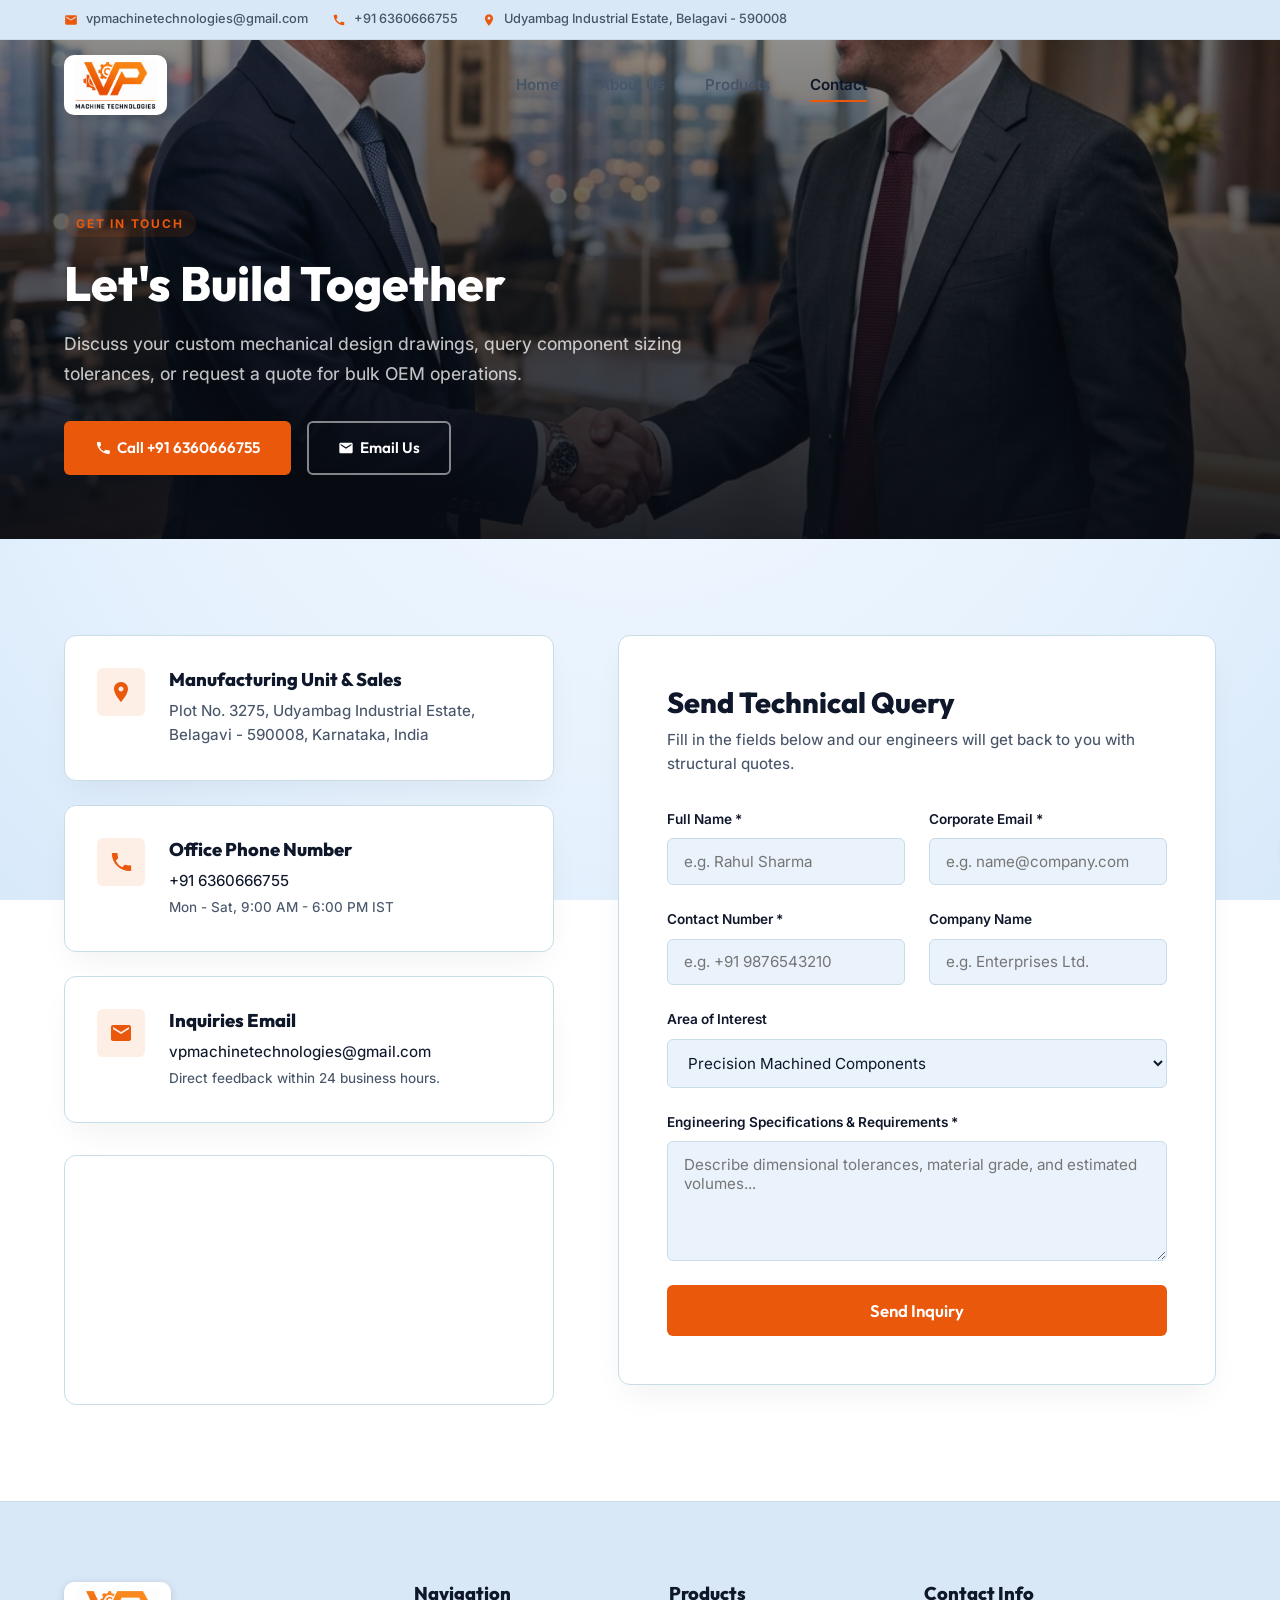
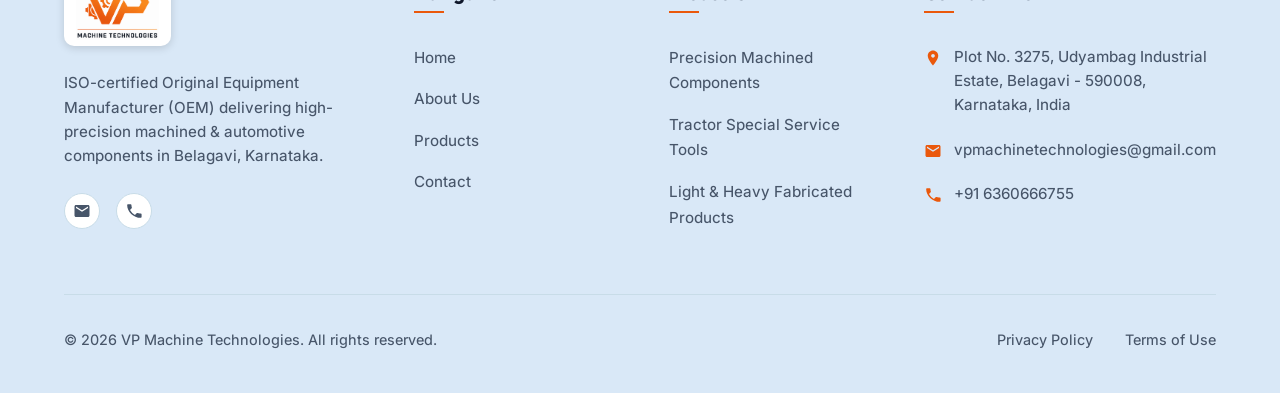
<file: contact.html>
<!DOCTYPE html>
<html lang="en">
<head>
  <meta charset="UTF-8">
  <meta name="viewport" content="width=device-width, initial-scale=1.0">
  <title>Contact Us | VP Machine Technologies</title>
  <meta name="description" content="Get in touch with VP Machine Technologies in Belagavi, Karnataka. Request a manufacturing quote, request engineering reviews, or call us directly at +91 6360666755.">
  <link rel="canonical" href="https://vpmachinetechnologies.com/contact.html">
  <link rel="stylesheet" href="css/styles.css?v=1.2">
</head>
<body class="page-contact">

  <!-- ===== TOP INFO BAR ===== -->
  <div class="topbar">
    <div class="container">
      <div class="topbar-left">
        <a href="mailto:vpmachinetechnologies@gmail.com" class="topbar-item">
          <svg viewBox="0 0 24 24" width="14" height="14" fill="currentColor"><path d="M20 4H4c-1.1 0-2 .9-2 2v12c0 1.1.9 2 2 2h16c1.1 0 2-.9 2-2V6c0-1.1-.9-2-2-2zm0 4l-8 5-8-5V6l8 5 8-5v2z"/></svg>
          vpmachinetechnologies@gmail.com
        </a>
        <a href="tel:+916360666755" class="topbar-item">
          <svg viewBox="0 0 24 24" width="14" height="14" fill="currentColor"><path d="M20.01 15.38c-1.23 0-2.42-.2-3.53-.56-.35-.12-.74-.03-1.01.24l-1.57 1.97c-2.83-1.35-5.48-3.9-6.89-6.83l1.95-1.66c.27-.28.35-.67.24-1.02-.37-1.11-.56-2.3-.56-3.53 0-.54-.45-.99-.99-.99H4.19C3.65 3 3 3.24 3 3.99 3 13.28 10.73 21 20.01 21c.71 0 .99-.63.99-1.18v-3.45c0-.54-.45-.99-.99-.99z"/></svg>
          +91 6360666755
        </a>
        <span class="topbar-item topbar-location">
          <svg viewBox="0 0 24 24" width="14" height="14" fill="currentColor"><path d="M12 2C8.13 2 5 5.13 5 9c0 5.25 7 13 7 13s7-7.75 7-13c0-3.87-3.13-7-7-7zm0 9.5c-1.38 0-2.5-1.12-2.5-2.5s1.12-2.5 2.5-2.5 2.5 1.12 2.5 2.5-1.12 2.5-2.5 2.5z"/></svg>
          Udyambag Industrial Estate, Belagavi - 590008
        </span>
      </div>

    </div>
  </div>

  <!-- --- HEADER / NAVIGATION --- -->
  <header class="header">
    <div class="container">
      <a href="index.html" class="logo" id="logo-nav">
        <img src="assets/images/logo-dark.png" alt="VP Machine Technologies" class="logo-img logo-img-dark">
        <img src="assets/images/logo-light.png" alt="VP Machine Technologies" class="logo-img logo-img-light">
      </a>

      <nav class="navbar" aria-label="Main Navigation">
        <ul class="nav-list">
          <li><a href="index.html" class="nav-link">Home</a></li>
          <li><a href="about.html" class="nav-link">About Us</a></li>
          <li><a href="products.html" class="nav-link">Products</a></li>
          <li><a href="contact.html" class="nav-link active">Contact</a></li>
        </ul>
      </nav>

      <div class="header-actions">
        <button class="burger-menu" aria-label="Toggle navigation menu" id="burger-menu">
          <span class="burger-line"></span>
          <span class="burger-line"></span>
          <span class="burger-line"></span>
        </button>
      </div>
    </div>
  </header>

  <!-- --- CONTACT HERO BANNER --- -->
  <section class="contact-hero-banner" style="
    position: relative;
    min-height: 420px;
    display: flex;
    align-items: flex-end;
    padding-top: 170px;
    padding-bottom: 0;
    overflow: hidden;
    background-image: url('assets/images/handshake.png');
    background-size: cover;
    background-position: center;
    background-repeat: no-repeat;
  ">
    <!-- Dark overlay -->
    <div style="
      position: absolute;
      inset: 0;
      background: linear-gradient(to bottom, rgba(8, 11, 19, 0.45) 0%, rgba(8, 11, 19, 0.90) 100%);
      z-index: 1;
    "></div>
    <div class="container" style="position: relative; z-index: 2; padding-bottom: 4rem;">
      <span class="section-badge">Get In Touch</span>
      <h1 class="section-title" style="font-size: 3rem; margin-bottom: 1rem; color: #ffffff;">Let's Build Together</h1>
      <p style="max-width: 650px; color: rgba(255,255,255,0.75); font-size: 1.1rem; line-height: 1.7;">
        Discuss your custom mechanical design drawings, query component sizing tolerances, or request a quote for bulk OEM operations.
      </p>
      <div style="display: flex; gap: 1rem; margin-top: 2rem; flex-wrap: wrap;">
        <a href="tel:+916360666755" class="btn btn-primary">
          <svg viewBox="0 0 24 24" width="16" height="16" fill="currentColor" style="margin-right: 0.4rem;"><path d="M20.01 15.38c-1.23 0-2.42-.2-3.53-.56-.35-.12-.74-.03-1.01.24l-2.2 2.2a15.045 15.045 0 0 1-6.59-6.59l2.2-2.2c.28-.28.36-.67.25-1.02C8.79 6.3 8.58 5.11 8.58 3.88c0-.55-.45-1-1-1H3.88c-.55 0-1 .45-1 1C2.88 12.87 11.13 21.12 21.12 21.12c.55 0 1-.45 1-1v-3.75c0-.55-.45-1-1.01-1z"/></svg>
          Call +91 6360666755
        </a>
        <a href="mailto:vpmachinetechnologies@gmail.com" style="
          display: inline-flex;
          align-items: center;
          padding: 0.8rem 1.8rem;
          border: 2px solid rgba(255,255,255,0.5);
          color: #ffffff;
          border-radius: var(--radius-sm);
          font-family: var(--font-heading);
          font-weight: 600;
          font-size: 0.95rem;
          transition: var(--transition-smooth);
        ">
          <svg viewBox="0 0 24 24" width="16" height="16" fill="currentColor" style="margin-right: 0.4rem;"><path d="M20 4H4c-1.1 0-2 .9-2 2v12c0 1.1.9 2 2 2h16c1.1 0 2-.9 2-2V6c0-1.1-.9-2-2-2zm0 4l-8 5-8-5V6l8 5 8-5v2z"/></svg>
          Email Us
        </a>
      </div>
    </div>
  </section>

  <!-- --- CONTACT FORM & DETAILS --- -->
  <section class="section">
    <div class="container">
      <div class="contact-section-grid">
        
        <!-- Info Cards Side -->
        <div>
          <div class="contact-info-cards">
            <!-- Card 1: Address -->
            <div class="contact-info-card">
              <div class="contact-info-icon">
                <svg viewBox="0 0 24 24" width="24" height="24" fill="currentColor"><path d="M12 2C8.13 2 5 5.13 5 9c0 5.25 7 13 7 13s7-7.75 7-13c0-3.87-3.13-7-7-7zm0 9.5c-1.38 0-2.5-1.12-2.5-2.5s1.12-2.5 2.5-2.5 2.5 1.12 2.5 2.5-1.12 2.5-2.5 2.5z"/></svg>
              </div>
              <div class="contact-info-content">
                <h3>Manufacturing Unit & Sales</h3>
                <p>Plot No. 3275, Udyambag Industrial Estate, Belagavi - 590008, Karnataka, India</p>
              </div>
            </div>

            <!-- Card 2: Contact Number -->
            <div class="contact-info-card">
              <div class="contact-info-icon">
                <svg viewBox="0 0 24 24" width="24" height="24" fill="currentColor"><path d="M20.01 15.38c-1.23 0-2.42-.2-3.53-.56a.977.977 0 0 0-1.01.24l-2.2 2.2a15.045 15.045 0 0 1-6.59-6.59l2.2-2.2c.28-.28.36-.67.25-1.02C8.79 6.3 8.58 5.11 8.58 3.88c0-.55-.45-1-1-1H3.88c-.55 0-1 .45-1 1C2.88 12.87 11.13 21.12 21.12 21.12c.55 0 1-.45 1-1v-3.75c0-.55-.45-1-1.01-1z"/></svg>
              </div>
              <div class="contact-info-content">
                <h3>Office Phone Number</h3>
                <p><a href="tel:+916360666755">+91 6360666755</a></p>
                <p style="color: var(--text-secondary); font-size: 0.85rem; margin-top: 0.25rem;">Mon - Sat, 9:00 AM - 6:00 PM IST</p>
              </div>
            </div>

            <!-- Card 3: Email Address -->
            <div class="contact-info-card">
              <div class="contact-info-icon">
                <svg viewBox="0 0 24 24" width="24" height="24" fill="currentColor"><path d="M20 4H4c-1.1 0-1.99.9-1.99 2L2 18c0 1.1.9 2 2 2h16c1.1 0 2-.9 2-2V6c0-1.1-.9-2-2-2zm0 4l-8 5-8-5V6l8 5 8-5v2z"/></svg>
              </div>
              <div class="contact-info-content">
                <h3>Inquiries Email</h3>
                <p><a href="mailto:vpmachinetechnologies@gmail.com">vpmachinetechnologies@gmail.com</a></p>
                <p style="color: var(--text-secondary); font-size: 0.85rem; margin-top: 0.25rem;">Direct feedback within 24 business hours.</p>
              </div>
            </div>
          </div>

          <!-- Embedded Map -->
          <div class="map-wrapper">
            <iframe 
              src="https://www.google.com/maps/embed?pb=!1m18!1m12!1m3!1d3838.4446416629913!2d74.4988771!3d15.8331908!2m3!1f0!2f0!3f0!3m2!1i1024!2i768!4f13.1!3m3!1m2!1s0x3bbf66b3d11b22e1%3A0xe54df6fe04ab1d2c!2sUdyambag%20Industrial%20Area%2C%20Belagavi%2C%20Karnataka%20590008!5e0!3m2!1sen!2sin!4v1700000000000!5m2!1sen!2sin" 
              width="100%" 
              height="100%" 
              style="border:0;" 
              allowfullscreen="" 
              loading="lazy" 
              referrerpolicy="no-referrer-when-downgrade"
              title="VP Machine Technologies Location Map">
            </iframe>
          </div>
        </div>

        <!-- Inquiry Form Side -->
        <div class="contact-form-container">
          <h2 class="form-title">Send Technical Query</h2>
          <p class="form-subtitle">Fill in the fields below and our engineers will get back to you with structural quotes.</p>
          
          <form id="inquiry-form" action="https://api.web3forms.com/submit" method="POST" novalidate>
            <!-- Web3Forms Access Key -->
            <input type="hidden" id="web3forms-key" name="access_key" value="27ded1c5-29e2-4cd1-a8f9-ccf6ed974e3c">
            <input type="hidden" id="form-subject" name="subject" value="New Website Inquiry - VP Machine Technologies">
            <input type="hidden" id="form-enquiry-ref" name="Enquiry Reference Number" value="">
            <input type="hidden" id="form-from-name" name="from_name" value="VP Machine Technologies Website">
            <input type="hidden" id="form-replyto" name="replyto" value="">

            <div class="form-grid">
              
              <div class="form-group">
                <label for="name" class="form-label">Full Name *</label>
                <input type="text" id="name" name="Full Name" class="form-control" placeholder="e.g. Rahul Sharma" required>
              </div>

              <div class="form-group">
                <label for="email" class="form-label">Corporate Email *</label>
                <input type="email" id="email" name="email" class="form-control" placeholder="e.g. name@company.com" required>
              </div>

              <div class="form-group">
                <label for="phone" class="form-label">Contact Number *</label>
                <input type="tel" id="phone" name="Contact Number" class="form-control" placeholder="e.g. +91 9876543210" required>
              </div>

              <div class="form-group">
                <label for="company" class="form-label">Company Name</label>
                <input type="text" id="company" name="Company Name" class="form-control" placeholder="e.g. Enterprises Ltd.">
              </div>

              <div class="form-group form-full-width">
                <label for="product-interest" class="form-label">Area of Interest</label>
                <select id="product-interest" name="Area of Interest" class="form-control">
                  <option value="Precision Machined Components">Precision Machined Components</option>
                  <option value="Tractor Special Service Tools">Tractor Special Service Tools</option>
                  <option value="Light &amp; Heavy Fabricated Products">Light &amp; Heavy Fabricated Products</option>
                  <option value="Other">Other</option>
                </select>
              </div>

              <div class="form-group form-full-width">
                <label for="message" class="form-label">Engineering Specifications & Requirements *</label>
                <textarea id="message" name="Engineering Specifications & Requirements" class="form-control" placeholder="Describe dimensional tolerances, material grade, and estimated volumes..." required></textarea>
              </div>

              <div class="form-full-width">
                <button type="submit" class="btn btn-primary" style="width: 100%; font-size: 1.05rem;">Send Inquiry</button>
              </div>

            </div>

            <div class="form-feedback"></div>
          </form>
        </div>

      </div>
    </div>
  </section>

  <!-- --- FOOTER --- -->
  <footer class="footer">
    <div class="container">
      <div class="footer-grid">
        <div class="footer-brand">
          <a href="index.html" class="logo">
            <img src="assets/images/logo-dark.png" alt="VP Machine Technologies" class="logo-img logo-img-dark">
            <img src="assets/images/logo-light.png" alt="VP Machine Technologies" class="logo-img logo-img-light">
          </a>
          <p>
            ISO-certified Original Equipment Manufacturer (OEM) delivering high-precision machined & automotive components in Belagavi, Karnataka.
          </p>
          <div class="footer-socials">
            <a href="mailto:vpmachinetechnologies@gmail.com" class="footer-social-link" aria-label="Email Us">
              <svg viewBox="0 0 24 24" width="18" height="18" fill="currentColor"><path d="M20 4H4c-1.1 0-1.99.9-1.99 2L2 18c0 1.1.9 2 2 2h16c1.1 0 2-.9 2-2V6c0-1.1-.9-2-2-2zm0 4l-8 5-8-5V6l8 5 8-5v2z"/></svg>
            </a>
            <a href="tel:+916360666755" class="footer-social-link" aria-label="Call Us">
              <svg viewBox="0 0 24 24" width="18" height="18" fill="currentColor"><path d="M20.01 15.38c-1.23 0-2.42-.2-3.53-.56a.977.977 0 0 0-1.01.24l-2.2 2.2a15.045 15.045 0 0 1-6.59-6.59l2.2-2.2c.28-.28.36-.67.25-1.02C8.79 6.3 8.58 5.11 8.58 3.88c0-.55-.45-1-1-1H3.88c-.55 0-1 .45-1 1C2.88 12.87 11.13 21.12 21.12 21.12c.55 0 1-.45 1-1v-3.75c0-.55-.45-1-1.01-1z"/></svg>
            </a>
          </div>
        </div>

        <div class="footer-col">
          <h4 class="footer-col-title">Navigation</h4>
          <ul class="footer-links">
            <li><a href="index.html" class="footer-link">Home</a></li>
            <li><a href="about.html" class="footer-link">About Us</a></li>
            <li><a href="products.html" class="footer-link">Products</a></li>
            <li><a href="contact.html" class="footer-link">Contact</a></li>
          </ul>
        </div>

        <div class="footer-col">
          <h4 class="footer-col-title">Products</h4>
          <ul class="footer-links">
            <li><a href="products.html#category-1" class="footer-link">Precision Machined Components</a></li>
            <li><a href="products.html#category-2" class="footer-link">Tractor Special Service Tools</a></li>
            <li><a href="products.html#category-3" class="footer-link">Light &amp; Heavy Fabricated Products</a></li>
          </ul>
        </div>

        <div class="footer-col">
          <h4 class="footer-col-title">Contact Info</h4>
          <div class="footer-contact-info">
            <div class="footer-contact-item">
              <svg viewBox="0 0 24 24" width="18" height="18" fill="currentColor"><path d="M12 2C8.13 2 5 5.13 5 9c0 5.25 7 13 7 13s7-7.75 7-13c0-3.87-3.13-7-7-7zm0 9.5c-1.38 0-2.5-1.12-2.5-2.5s1.12-2.5 2.5-2.5 2.5 1.12 2.5 2.5-1.12 2.5-2.5 2.5z"/></svg>
              <p>Plot No. 3275, Udyambag Industrial Estate, Belagavi - 590008, Karnataka, India</p>
            </div>
            <div class="footer-contact-item">
              <svg viewBox="0 0 24 24" width="18" height="18" fill="currentColor"><path d="M20 4H4c-1.1 0-1.99.9-1.99 2L2 18c0 1.1.9 2 2 2h16c1.1 0 2-.9 2-2V6c0-1.1-.9-2-2-2zm0 4l-8 5-8-5V6l8 5 8-5v2z"/></svg>
              <p><a href="mailto:vpmachinetechnologies@gmail.com">vpmachinetechnologies@gmail.com</a></p>
            </div>
            <div class="footer-contact-item">
              <svg viewBox="0 0 24 24" width="18" height="18" fill="currentColor"><path d="M20.01 15.38c-1.23 0-2.42-.2-3.53-.56a.977.977 0 0 0-1.01.24l-2.2 2.2a15.045 15.045 0 0 1-6.59-6.59l2.2-2.2c.28-.28.36-.67.25-1.02C8.79 6.3 8.58 5.11 8.58 3.88c0-.55-.45-1-1-1H3.88c-.55 0-1 .45-1 1C2.88 12.87 11.13 21.12 21.12 21.12c.55 0 1-.45 1-1v-3.75c0-.55-.45-1-1.01-1z"/></svg>
              <p>+91 6360666755</p>
            </div>
          </div>
        </div>
      </div>

      <div class="footer-bottom">
        <p class="footer-copyright">
          &copy; 2026 VP Machine Technologies. All rights reserved.
        </p>
        <ul class="footer-bottom-links">
          <li><a href="privacy.html" class="footer-bottom-link">Privacy Policy</a></li>
          <li><a href="terms.html" class="footer-bottom-link">Terms of Use</a></li>
        </ul>
      </div>
    </div>
  </footer>

  <!-- --- BACK TO TOP BUTTON --- -->
  <button class="back-to-top" aria-label="Scroll back to top">
    <svg viewBox="0 0 24 24" width="24" height="24" fill="currentColor"><path d="M7.41 15.41L12 10.83l4.59 4.58L18 14l-6-6-6 6z"/></svg>
  </button>

  <!-- ===== ENQUIRY SENT SUCCESS POPUP MODAL ===== -->
  <div id="enquiry-modal" class="enquiry-modal-overlay" aria-hidden="true">
    <div class="enquiry-modal-card">
      <div class="enquiry-modal-icon">
        <svg viewBox="0 0 24 24" width="38" height="38" fill="none" stroke="currentColor" stroke-width="3" stroke-linecap="round" stroke-linejoin="round">
          <polyline points="20 6 9 17 4 12"></polyline>
        </svg>
      </div>
      <h3 class="enquiry-modal-title">Enquiry Successfully Sent!</h3>
      <p class="enquiry-modal-text" style="margin-bottom: 0.5rem;">
        Thank you, <span id="modal-user-name" style="color: #f97316; font-weight: 700;">Customer</span>! Your engineering specifications have been submitted.
      </p>

      <!-- Enquiry Reference Number Display Box -->
      <div style="background: rgba(249, 115, 22, 0.08); border: 1.5px dashed #f97316; border-radius: 10px; padding: 0.85rem 1rem; margin: 1rem 0 1.25rem 0; text-align: center;">
        <span style="font-size: 0.75rem; font-weight: 700; text-transform: uppercase; letter-spacing: 1.5px; color: var(--text-secondary); display: block; margin-bottom: 4px;">Enquiry Reference Number</span>
        <strong id="modal-enquiry-ref" style="font-size: 1.4rem; color: #f97316; letter-spacing: 2px; font-family: monospace;">VPM-849201</strong>
      </div>

      <p class="enquiry-modal-text" style="font-size: 0.92rem; color: var(--text-secondary); margin-bottom: 1.5rem; line-height: 1.5;">
        ✉️ An acknowledgment email has been automatically sent to <strong id="modal-user-email" style="color: var(--text-primary);">your email address</strong>. Please save your reference number for future communication.
      </p>
      <button id="enquiry-modal-close" class="enquiry-modal-close-btn">OK, Got It</button>
    </div>
  </div>

  <script src="js/main.js"></script>
</body>
</html>
</file>
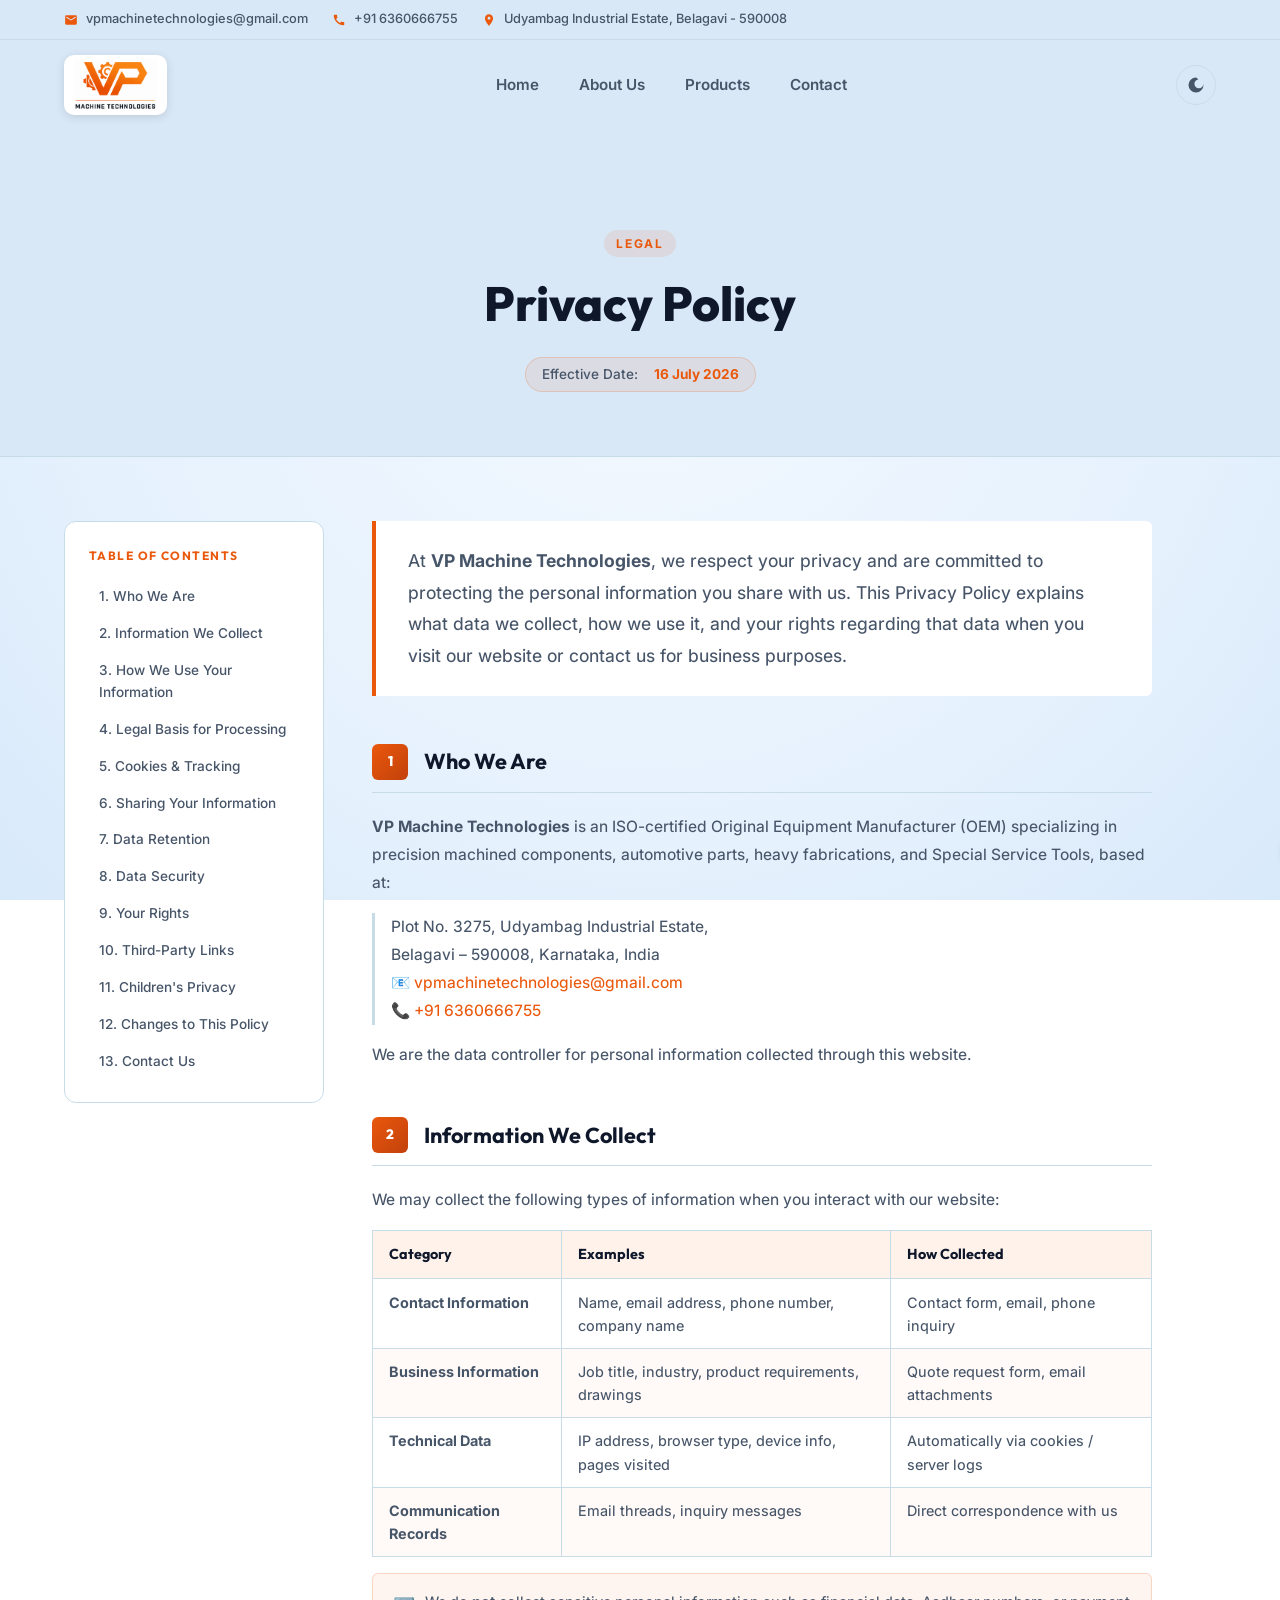
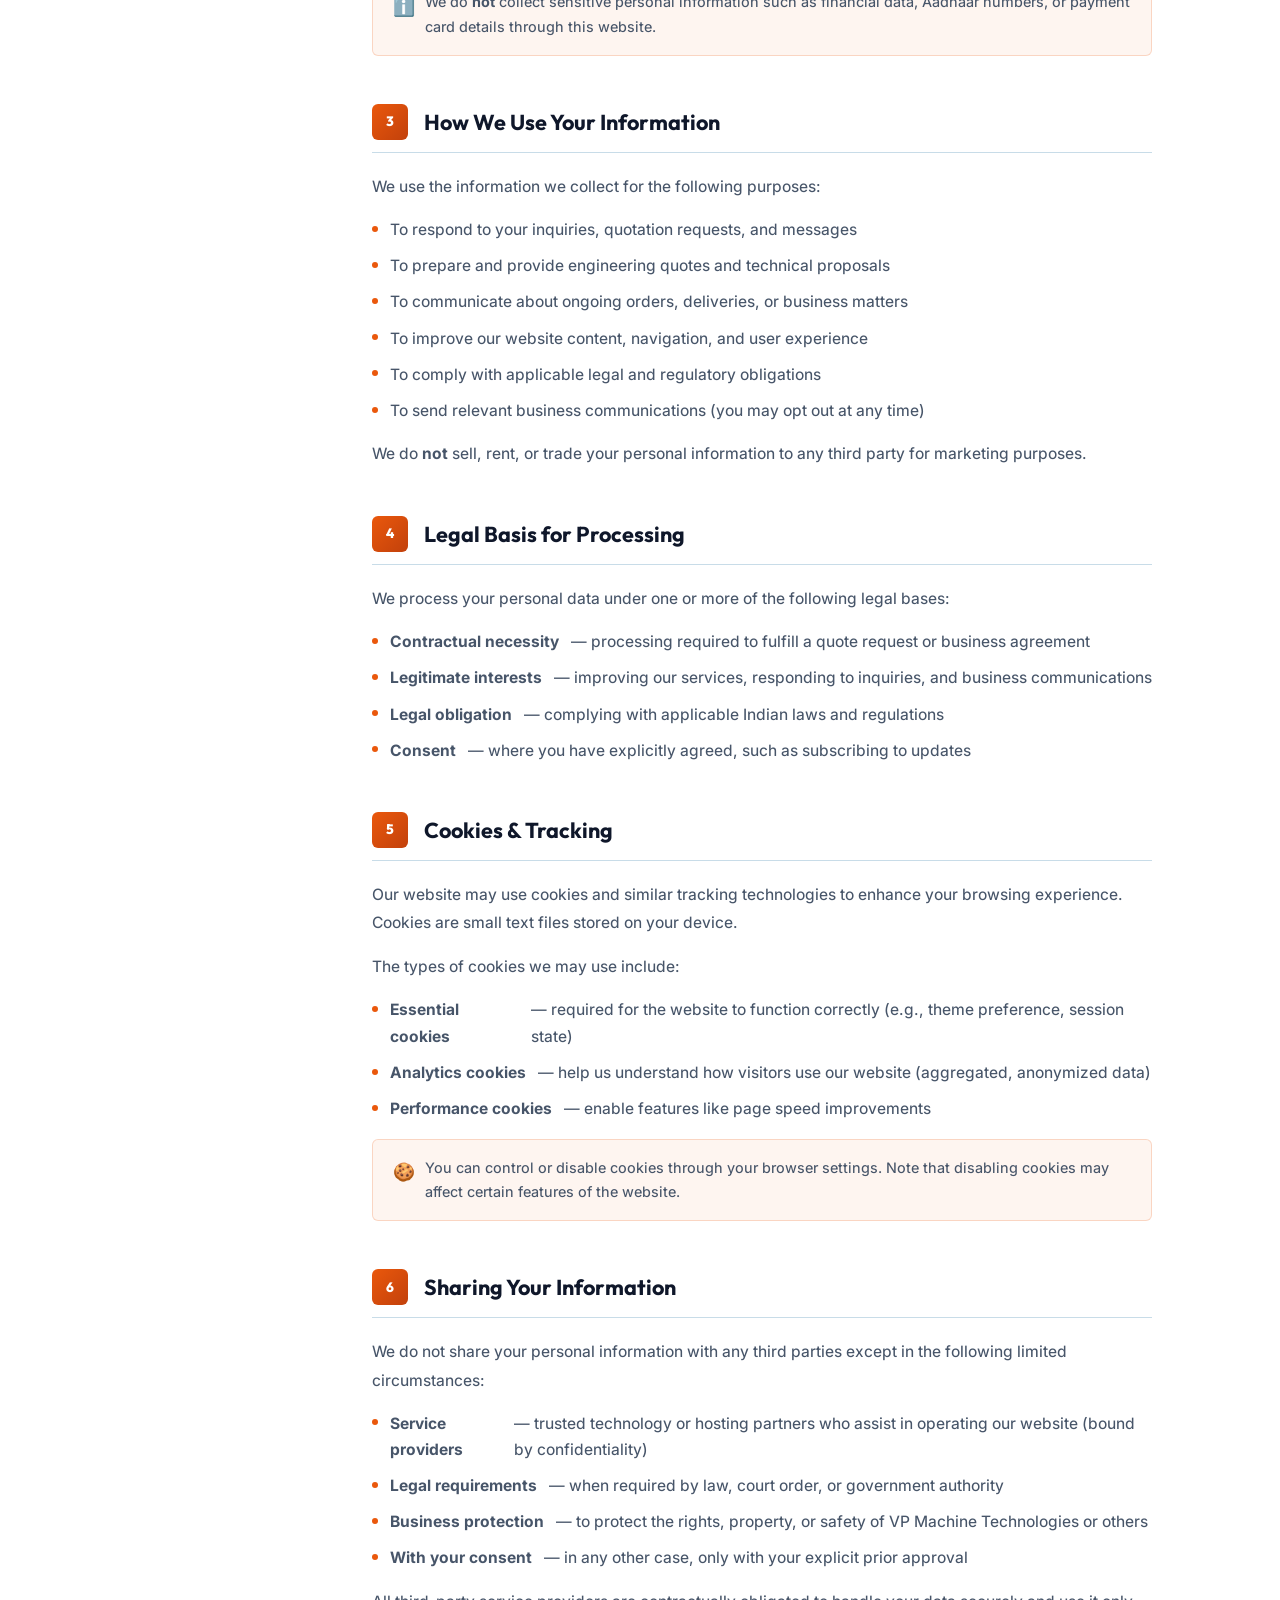
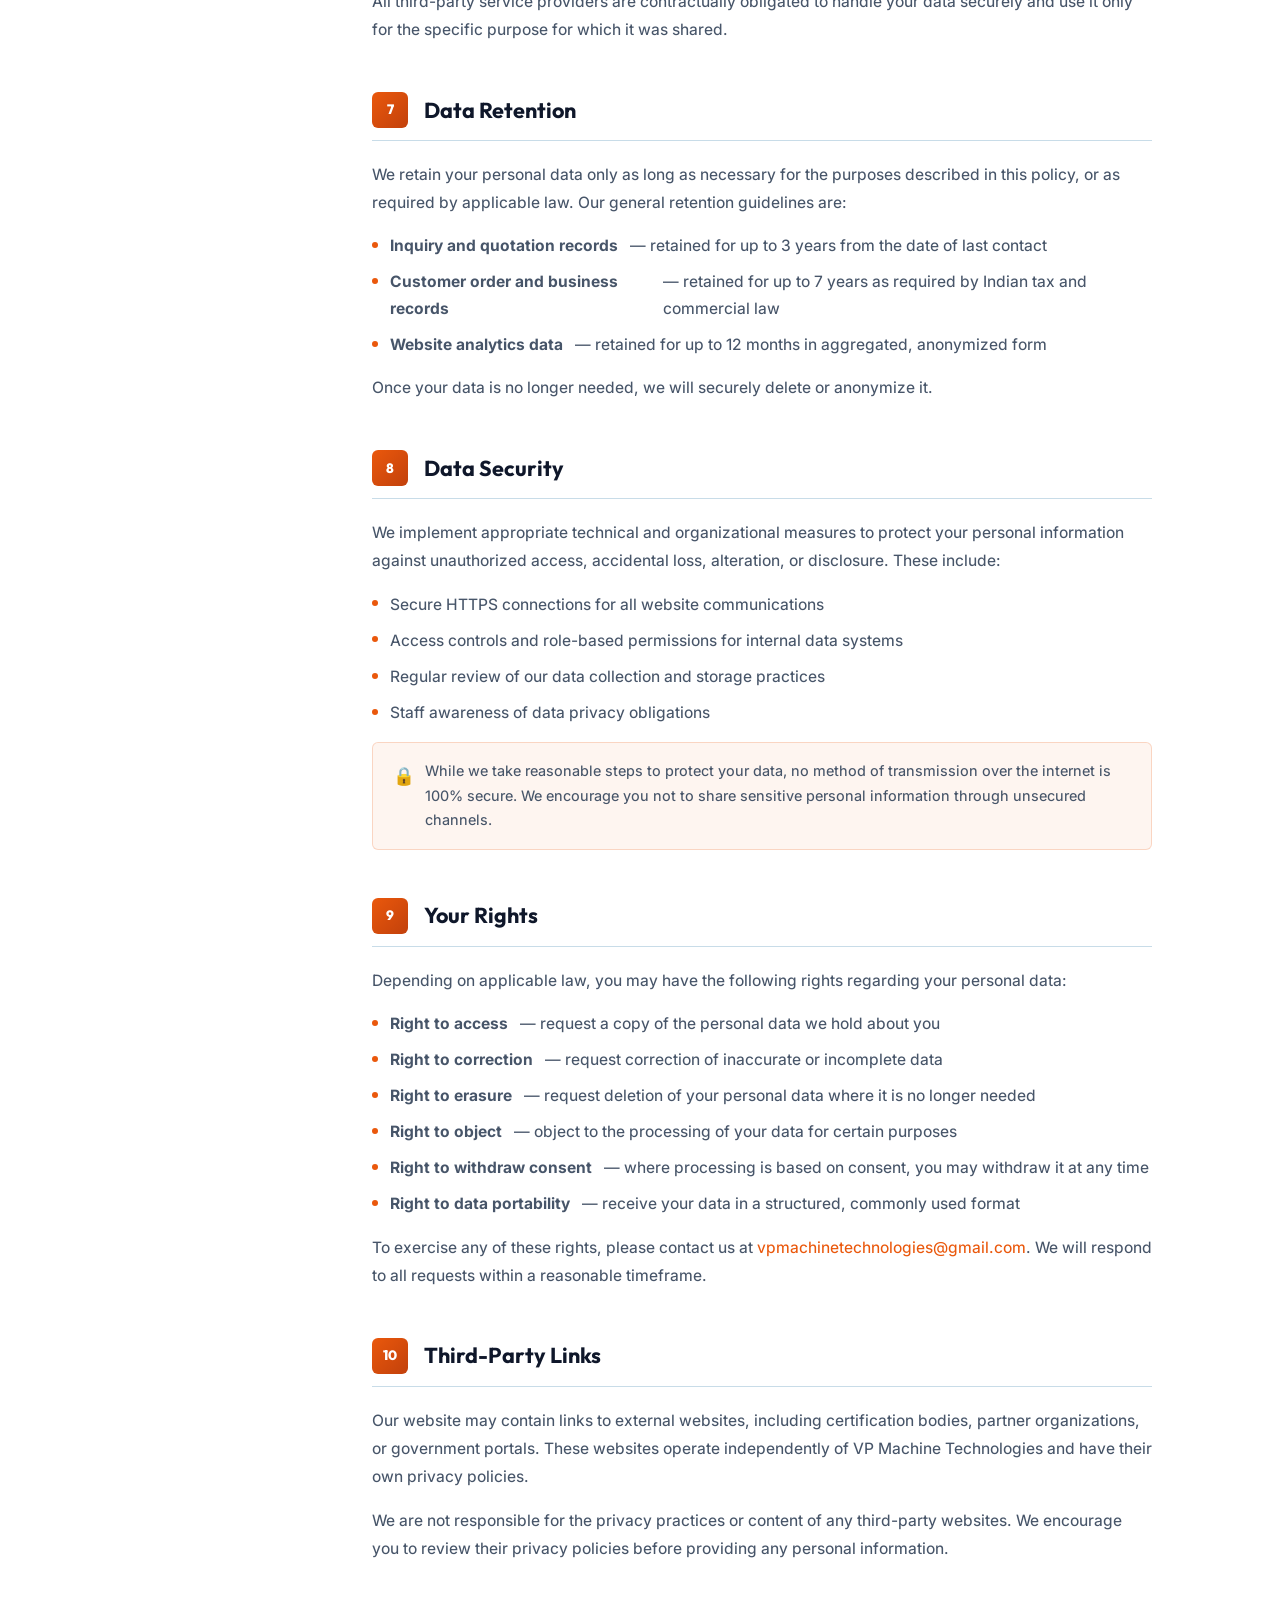
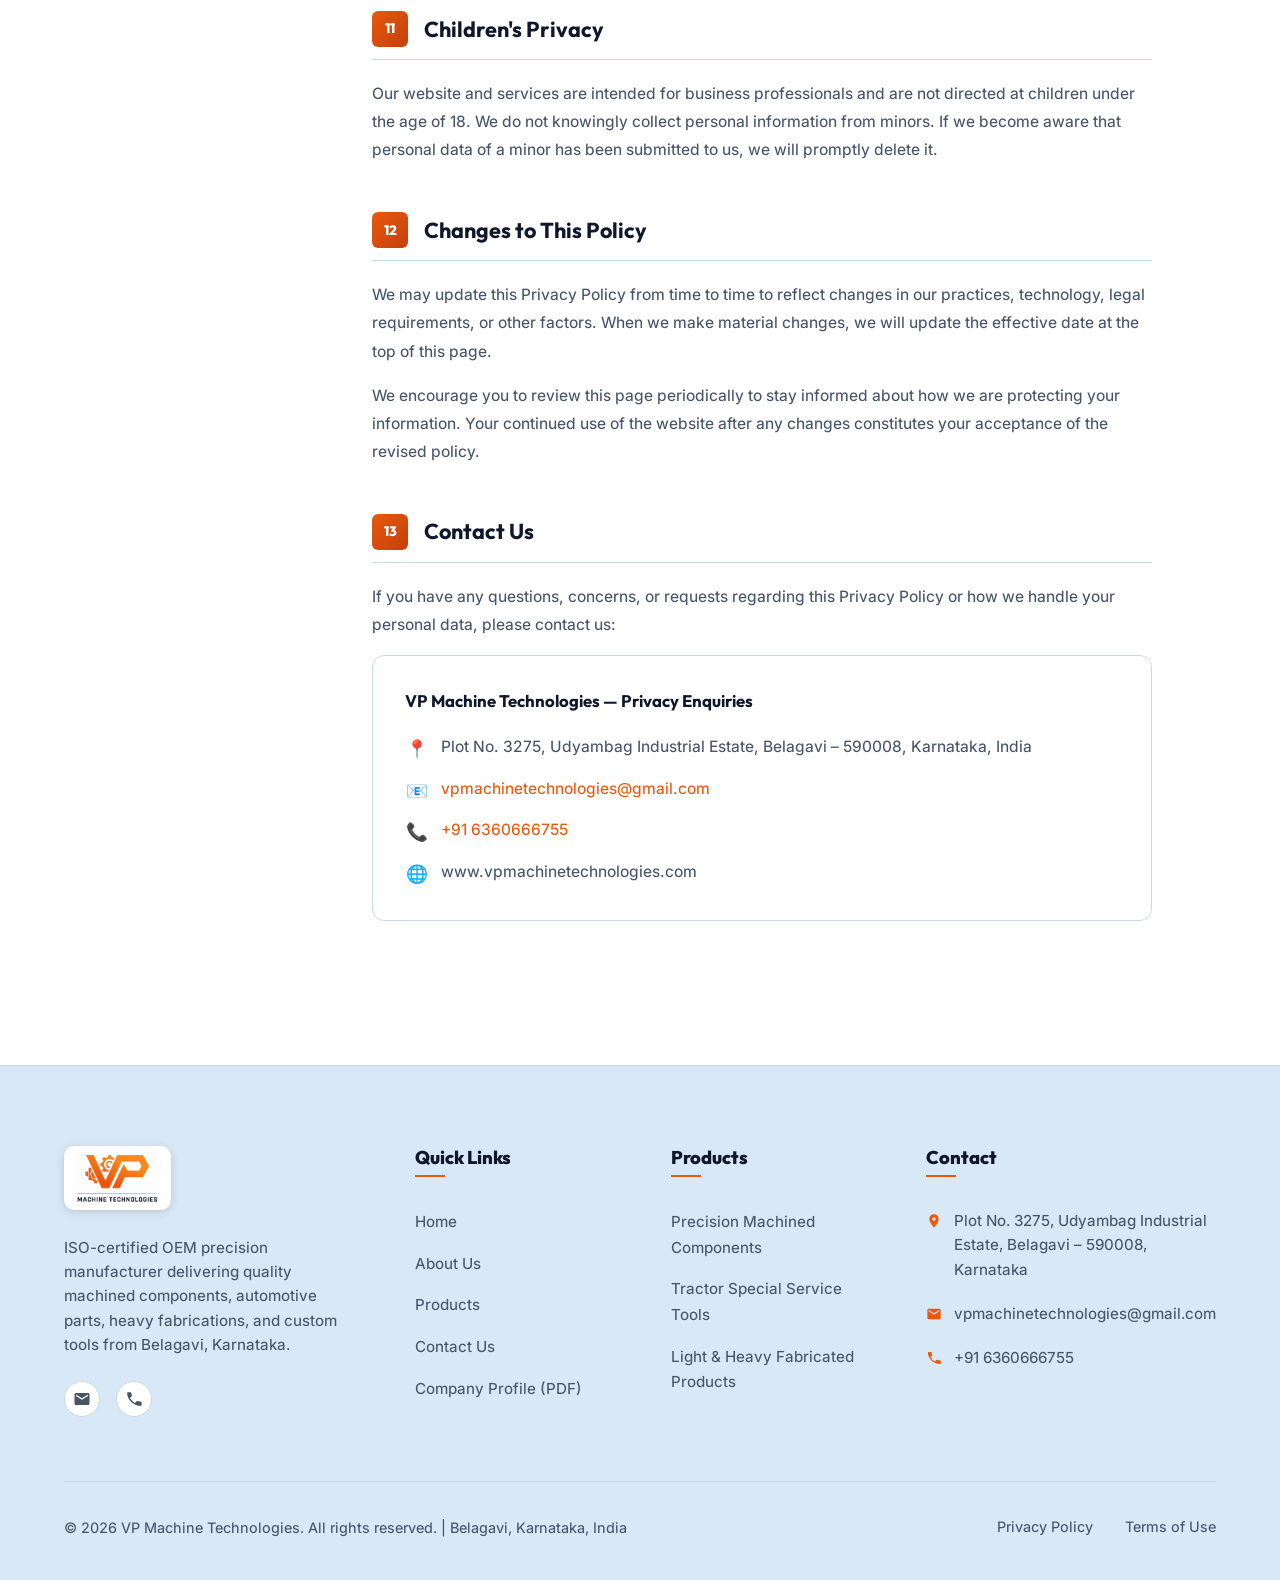
<file: privacy.html>
<!DOCTYPE html>
<html lang="en">
<head>
  <meta charset="UTF-8">
  <meta name="viewport" content="width=device-width, initial-scale=1.0">
  <title>Privacy Policy | VP Machine Technologies</title>
  <meta name="description" content="Read VP Machine Technologies' Privacy Policy to understand how we collect, use, and protect your personal information. Effective 16 July 2026.">
  <link rel="canonical" href="https://vpmachinetechnologies.com/privacy.html">
  <link rel="stylesheet" href="css/styles.css?v=1.2">
  <style>
    /* ── Page-specific styles (mirrors terms.html layout) ── */
    .legal-hero {
      background-color: var(--bg-tertiary);
      padding-top: 190px;
      padding-bottom: 4rem;
      text-align: center;
      border-bottom: 1px solid var(--border-color);
    }

    .legal-hero .effective-date {
      display: inline-flex;
      align-items: center;
      gap: 0.5rem;
      font-size: 0.85rem;
      font-weight: 500;
      color: var(--text-secondary);
      background-color: rgba(var(--accent-rgb), 0.08);
      border: 1px solid rgba(var(--accent-rgb), 0.2);
      padding: 0.35rem 1rem;
      border-radius: 100px;
      margin-top: 1rem;
    }

    .legal-hero .effective-date span {
      color: var(--accent);
      font-weight: 700;
    }

    .legal-layout {
      display: grid;
      grid-template-columns: 260px 1fr;
      gap: 3rem;
      align-items: start;
      padding: 4rem 0 6rem;
    }

    /* Sticky Table of Contents */
    .legal-toc {
      position: sticky;
      top: 110px;
      background-color: var(--bg-secondary);
      border: 1px solid var(--border-color);
      border-radius: var(--radius-md);
      padding: 1.5rem;
    }

    .legal-toc-title {
      font-family: var(--font-heading);
      font-size: 0.75rem;
      font-weight: 700;
      text-transform: uppercase;
      letter-spacing: 0.12em;
      color: var(--accent);
      margin-bottom: 1rem;
    }

    .legal-toc ul {
      list-style: none;
      display: flex;
      flex-direction: column;
      gap: 0.35rem;
    }

    .legal-toc a {
      font-size: 0.85rem;
      color: var(--text-secondary);
      font-weight: 500;
      padding: 0.3rem 0.6rem;
      border-radius: var(--radius-sm);
      display: block;
      transition: var(--transition-smooth);
    }

    .legal-toc a:hover {
      color: var(--accent);
      background-color: rgba(var(--accent-rgb), 0.06);
    }

    /* Main content */
    .legal-content {
      max-width: 780px;
    }

    .legal-intro {
      font-size: 1.1rem;
      color: var(--text-secondary);
      line-height: 1.8;
      padding: 1.5rem 2rem;
      background-color: var(--bg-secondary);
      border-left: 4px solid var(--accent);
      border-radius: 0 var(--radius-sm) var(--radius-sm) 0;
      margin-bottom: 3rem;
    }

    .legal-section {
      margin-bottom: 3rem;
      scroll-margin-top: 120px;
    }

    .legal-section-header {
      display: flex;
      align-items: center;
      gap: 1rem;
      margin-bottom: 1.25rem;
      padding-bottom: 0.75rem;
      border-bottom: 1px solid var(--border-color);
    }

    .legal-section-num {
      display: flex;
      align-items: center;
      justify-content: center;
      width: 36px;
      height: 36px;
      min-width: 36px;
      background: linear-gradient(135deg, var(--accent), var(--accent-hover));
      color: #fff;
      font-family: var(--font-heading);
      font-weight: 800;
      font-size: 0.85rem;
      border-radius: var(--radius-sm);
    }

    .legal-section h2 {
      font-size: 1.35rem;
      font-weight: 700;
      color: var(--text-primary);
      margin: 0;
    }

    .legal-section p {
      color: var(--text-secondary);
      line-height: 1.8;
      margin-bottom: 1rem;
      font-size: 0.975rem;
    }

    .legal-section ul {
      list-style: none;
      display: flex;
      flex-direction: column;
      gap: 0.6rem;
      margin: 0.75rem 0 1rem 0;
    }

    .legal-section ul li {
      display: flex;
      align-items: flex-start;
      gap: 0.75rem;
      color: var(--text-secondary);
      font-size: 0.975rem;
      line-height: 1.7;
    }

    .legal-section ul li::before {
      content: '';
      width: 6px;
      height: 6px;
      min-width: 6px;
      background-color: var(--accent);
      border-radius: 50%;
      margin-top: 0.55rem;
    }

    /* Highlight box for important notes */
    .legal-note {
      display: flex;
      gap: 0.75rem;
      align-items: flex-start;
      background-color: rgba(var(--accent-rgb), 0.06);
      border: 1px solid rgba(var(--accent-rgb), 0.2);
      border-radius: var(--radius-sm);
      padding: 1rem 1.25rem;
      margin: 1rem 0;
      font-size: 0.9rem;
      color: var(--text-secondary);
      line-height: 1.7;
    }

    .legal-note-icon {
      font-size: 1.1rem;
      min-width: 20px;
      margin-top: 0.1rem;
    }

    /* Data table */
    .legal-table {
      width: 100%;
      border-collapse: collapse;
      margin: 1rem 0;
      font-size: 0.9rem;
    }

    .legal-table th {
      background-color: rgba(var(--accent-rgb), 0.08);
      color: var(--text-primary);
      font-family: var(--font-heading);
      font-weight: 700;
      padding: 0.75rem 1rem;
      text-align: left;
      border: 1px solid var(--border-color);
    }

    .legal-table td {
      padding: 0.7rem 1rem;
      border: 1px solid var(--border-color);
      color: var(--text-secondary);
      vertical-align: top;
      line-height: 1.6;
    }

    .legal-table tr:nth-child(even) td {
      background-color: rgba(var(--accent-rgb), 0.03);
    }

    /* Contact card */
    .legal-contact-card {
      background-color: var(--bg-secondary);
      border: 1px solid var(--border-color);
      border-radius: var(--radius-md);
      padding: 2rem;
      margin-top: 1rem;
    }

    .legal-contact-card .contact-row {
      display: flex;
      align-items: flex-start;
      gap: 0.75rem;
      color: var(--text-secondary);
      font-size: 0.975rem;
      line-height: 1.6;
      margin-bottom: 0.85rem;
    }

    .legal-contact-card .contact-row:last-child {
      margin-bottom: 0;
    }

    .legal-contact-card .contact-icon {
      font-size: 1.1rem;
      min-width: 24px;
      text-align: center;
    }

    .legal-contact-card a {
      color: var(--accent);
    }

    .legal-contact-card a:hover {
      text-decoration: underline;
    }

    /* Responsive */
    @media (max-width: 900px) {
      .legal-layout {
        grid-template-columns: 1fr;
      }
      .legal-toc {
        position: static;
      }
      .legal-table {
        font-size: 0.82rem;
      }
    }

    @media (max-width: 768px) {
      .legal-hero {
        padding-top: 140px;
        padding-bottom: 3rem;
      }
    }
  </style>
</head>
<body class="page-privacy">

  <!-- ===== TOP INFO BAR ===== -->
  <div class="topbar">
    <div class="container">
      <div class="topbar-left">
        <a href="mailto:vpmachinetechnologies@gmail.com" class="topbar-item">
          <svg viewBox="0 0 24 24" width="14" height="14" fill="currentColor"><path d="M20 4H4c-1.1 0-2 .9-2 2v12c0 1.1.9 2 2 2h16c1.1 0 2-.9 2-2V6c0-1.1-.9-2-2-2zm0 4l-8 5-8-5V6l8 5 8-5v2z"/></svg>
          vpmachinetechnologies@gmail.com
        </a>
        <a href="tel:+916360666755" class="topbar-item">
          <svg viewBox="0 0 24 24" width="14" height="14" fill="currentColor"><path d="M20.01 15.38c-1.23 0-2.42-.2-3.53-.56-.35-.12-.74-.03-1.01.24l-1.57 1.97c-2.83-1.35-5.48-3.9-6.89-6.83l1.95-1.66c.27-.28.35-.67.24-1.02-.37-1.11-.56-2.3-.56-3.53 0-.54-.45-.99-.99-.99H4.19C3.65 3 3 3.24 3 3.99 3 13.28 10.73 21 20.01 21c.71 0 .99-.63.99-1.18v-3.45c0-.54-.45-.99-.99-.99z"/></svg>
          +91 6360666755
        </a>
        <span class="topbar-item topbar-location">
          <svg viewBox="0 0 24 24" width="14" height="14" fill="currentColor"><path d="M12 2C8.13 2 5 5.13 5 9c0 5.25 7 13 7 13s7-7.75 7-13c0-3.87-3.13-7-7-7zm0 9.5c-1.38 0-2.5-1.12-2.5-2.5s1.12-2.5 2.5-2.5 2.5 1.12 2.5 2.5-1.12 2.5-2.5 2.5z"/></svg>
          Udyambag Industrial Estate, Belagavi - 590008
        </span>
      </div>
    </div>
  </div>

  <!-- ===== HEADER / NAV ===== -->
  <header class="header">
    <div class="container">
      <a href="index.html" class="logo" id="logo-nav">
        <img src="assets/images/logo-dark.png" alt="VP Machine Technologies" class="logo-img logo-img-dark">
        <img src="assets/images/logo-light.png" alt="VP Machine Technologies" class="logo-img logo-img-light">
      </a>

      <nav class="navbar" aria-label="Main Navigation">
        <ul class="nav-list">
          <li><a href="index.html" class="nav-link">Home</a></li>
          <li><a href="about.html" class="nav-link">About Us</a></li>
          <li><a href="products.html" class="nav-link">Products</a></li>
          <li><a href="contact.html" class="nav-link">Contact</a></li>
        </ul>
      </nav>

      <div class="header-actions">
        <button class="theme-toggle-btn" aria-label="Toggle dark/light theme" id="theme-toggle">
          <svg class="moon-icon" viewBox="0 0 24 24"><path d="M12 3a9 9 0 1 0 9 9c0-.46-.04-.92-.1-1.36a5.385 5.385 0 0 1-5.4 5.4 5.385 5.385 0 0 1-5.4-5.4c0-2.65 1.95-4.85 4.54-5.3A9.2 9.2 0 0 0 12 3z"/></svg>
          <svg class="sun-icon" viewBox="0 0 24 24"><path d="M12 7a5 5 0 1 0 0 10 5 5 0 0 0 0-10zm0-5a1 1 0 0 1 1 1v2a1 1 0 0 1-2 0V3a1 1 0 0 1 1-1zm0 15a1 1 0 0 1 1 1v2a1 1 0 0 1-2 0v-2a1 1 0 0 1 1-1zM5.22 6.64a1 1 0 0 1 0-1.42l1.42-1.42a1 1 0 0 1 1.42 0 1 1 0 0 1 0 1.42L6.64 6.64a1 1 0 0 1-1.42 0zm10.6 10.6a1 1 0 0 1 0-1.42l1.42-1.42a1 1 0 0 1 1.42 0 1 1 0 0 1 0 1.42l-1.42 1.42a1 1 0 0 1-1.42 0zM2 12a1 1 0 0 1 1-1h2a1 1 0 0 1 0 2H3a1 1 0 0 1-1-1zm15 0a1 1 0 0 1 1-1h2a1 1 0 0 1 0 2h-2a1 1 0 0 1-1-1zM6.64 18.78a1 1 0 0 1-1.42 0l-1.42-1.42a1 1 0 0 1 0-1.42 1 1 0 0 1 1.42 0l1.42 1.42a1 1 0 0 1 0 1.42zm10.6-10.6a1 1 0 0 1-1.42 0l-1.42-1.42a1 1 0 0 1 0-1.42 1 1 0 0 1 1.42 0l1.42 1.42a1 1 0 0 1 0 1.42z"/></svg>
        </button>

        <button class="burger-menu" aria-label="Toggle navigation menu" id="burger-menu">
          <span class="burger-line"></span>
          <span class="burger-line"></span>
          <span class="burger-line"></span>
        </button>
      </div>
    </div>
  </header>

  <!-- ===== HERO / TITLE SECTION ===== -->
  <section class="legal-hero">
    <div class="container">
      <span class="section-badge">Legal</span>
      <h1 class="section-title" style="font-size: 3rem; margin-bottom: 0.5rem;">Privacy Policy</h1>
      <div class="effective-date">
        Effective Date: &nbsp;<span>16 July 2026</span>
      </div>
    </div>
  </section>

  <!-- ===== MAIN CONTENT ===== -->
  <main>
    <div class="container">
      <div class="legal-layout">

        <!-- Sticky Table of Contents -->
        <aside class="legal-toc" aria-label="Table of Contents">
          <p class="legal-toc-title">Table of Contents</p>
          <ul>
            <li><a href="#pp-1">1. Who We Are</a></li>
            <li><a href="#pp-2">2. Information We Collect</a></li>
            <li><a href="#pp-3">3. How We Use Your Information</a></li>
            <li><a href="#pp-4">4. Legal Basis for Processing</a></li>
            <li><a href="#pp-5">5. Cookies &amp; Tracking</a></li>
            <li><a href="#pp-6">6. Sharing Your Information</a></li>
            <li><a href="#pp-7">7. Data Retention</a></li>
            <li><a href="#pp-8">8. Data Security</a></li>
            <li><a href="#pp-9">9. Your Rights</a></li>
            <li><a href="#pp-10">10. Third-Party Links</a></li>
            <li><a href="#pp-11">11. Children's Privacy</a></li>
            <li><a href="#pp-12">12. Changes to This Policy</a></li>
            <li><a href="#pp-13">13. Contact Us</a></li>
          </ul>
        </aside>

        <!-- Privacy Policy Content -->
        <article class="legal-content">

          <!-- Intro -->
          <p class="legal-intro">
            At <strong>VP Machine Technologies</strong>, we respect your privacy and are committed to protecting the personal information you share with us. This Privacy Policy explains what data we collect, how we use it, and your rights regarding that data when you visit our website or contact us for business purposes.
          </p>

          <!-- 1. Who We Are -->
          <section class="legal-section" id="pp-1">
            <div class="legal-section-header">
              <div class="legal-section-num">1</div>
              <h2>Who We Are</h2>
            </div>
            <p><strong>VP Machine Technologies</strong> is an ISO-certified Original Equipment Manufacturer (OEM) specializing in precision machined components, automotive parts, heavy fabrications, and Special Service Tools, based at:</p>
            <p style="padding-left: 1rem; border-left: 3px solid var(--border-color);">
              Plot No. 3275, Udyambag Industrial Estate,<br>
              Belagavi – 590008, Karnataka, India<br>
              📧 <a href="mailto:vpmachinetechnologies@gmail.com" style="color: var(--accent);">vpmachinetechnologies@gmail.com</a><br>
              📞 <a href="tel:+916360666755" style="color: var(--accent);">+91 6360666755</a>
            </p>
            <p>We are the data controller for personal information collected through this website.</p>
          </section>

          <!-- 2. Information We Collect -->
          <section class="legal-section" id="pp-2">
            <div class="legal-section-header">
              <div class="legal-section-num">2</div>
              <h2>Information We Collect</h2>
            </div>
            <p>We may collect the following types of information when you interact with our website:</p>

            <table class="legal-table">
              <thead>
                <tr>
                  <th>Category</th>
                  <th>Examples</th>
                  <th>How Collected</th>
                </tr>
              </thead>
              <tbody>
                <tr>
                  <td><strong>Contact Information</strong></td>
                  <td>Name, email address, phone number, company name</td>
                  <td>Contact form, email, phone inquiry</td>
                </tr>
                <tr>
                  <td><strong>Business Information</strong></td>
                  <td>Job title, industry, product requirements, drawings</td>
                  <td>Quote request form, email attachments</td>
                </tr>
                <tr>
                  <td><strong>Technical Data</strong></td>
                  <td>IP address, browser type, device info, pages visited</td>
                  <td>Automatically via cookies / server logs</td>
                </tr>
                <tr>
                  <td><strong>Communication Records</strong></td>
                  <td>Email threads, inquiry messages</td>
                  <td>Direct correspondence with us</td>
                </tr>
              </tbody>
            </table>

            <div class="legal-note">
              <span class="legal-note-icon">ℹ️</span>
              <span>We do <strong>not</strong> collect sensitive personal information such as financial data, Aadhaar numbers, or payment card details through this website.</span>
            </div>
          </section>

          <!-- 3. How We Use Your Information -->
          <section class="legal-section" id="pp-3">
            <div class="legal-section-header">
              <div class="legal-section-num">3</div>
              <h2>How We Use Your Information</h2>
            </div>
            <p>We use the information we collect for the following purposes:</p>
            <ul>
              <li>To respond to your inquiries, quotation requests, and messages</li>
              <li>To prepare and provide engineering quotes and technical proposals</li>
              <li>To communicate about ongoing orders, deliveries, or business matters</li>
              <li>To improve our website content, navigation, and user experience</li>
              <li>To comply with applicable legal and regulatory obligations</li>
              <li>To send relevant business communications (you may opt out at any time)</li>
            </ul>
            <p>We do <strong>not</strong> sell, rent, or trade your personal information to any third party for marketing purposes.</p>
          </section>

          <!-- 4. Legal Basis for Processing -->
          <section class="legal-section" id="pp-4">
            <div class="legal-section-header">
              <div class="legal-section-num">4</div>
              <h2>Legal Basis for Processing</h2>
            </div>
            <p>We process your personal data under one or more of the following legal bases:</p>
            <ul>
              <li><strong>Contractual necessity</strong> — processing required to fulfill a quote request or business agreement</li>
              <li><strong>Legitimate interests</strong> — improving our services, responding to inquiries, and business communications</li>
              <li><strong>Legal obligation</strong> — complying with applicable Indian laws and regulations</li>
              <li><strong>Consent</strong> — where you have explicitly agreed, such as subscribing to updates</li>
            </ul>
          </section>

          <!-- 5. Cookies & Tracking -->
          <section class="legal-section" id="pp-5">
            <div class="legal-section-header">
              <div class="legal-section-num">5</div>
              <h2>Cookies &amp; Tracking</h2>
            </div>
            <p>Our website may use cookies and similar tracking technologies to enhance your browsing experience. Cookies are small text files stored on your device.</p>
            <p>The types of cookies we may use include:</p>
            <ul>
              <li><strong>Essential cookies</strong> — required for the website to function correctly (e.g., theme preference, session state)</li>
              <li><strong>Analytics cookies</strong> — help us understand how visitors use our website (aggregated, anonymized data)</li>
              <li><strong>Performance cookies</strong> — enable features like page speed improvements</li>
            </ul>
            <div class="legal-note">
              <span class="legal-note-icon">🍪</span>
              <span>You can control or disable cookies through your browser settings. Note that disabling cookies may affect certain features of the website.</span>
            </div>
          </section>

          <!-- 6. Sharing Your Information -->
          <section class="legal-section" id="pp-6">
            <div class="legal-section-header">
              <div class="legal-section-num">6</div>
              <h2>Sharing Your Information</h2>
            </div>
            <p>We do not share your personal information with any third parties except in the following limited circumstances:</p>
            <ul>
              <li><strong>Service providers</strong> — trusted technology or hosting partners who assist in operating our website (bound by confidentiality)</li>
              <li><strong>Legal requirements</strong> — when required by law, court order, or government authority</li>
              <li><strong>Business protection</strong> — to protect the rights, property, or safety of VP Machine Technologies or others</li>
              <li><strong>With your consent</strong> — in any other case, only with your explicit prior approval</li>
            </ul>
            <p>All third-party service providers are contractually obligated to handle your data securely and use it only for the specific purpose for which it was shared.</p>
          </section>

          <!-- 7. Data Retention -->
          <section class="legal-section" id="pp-7">
            <div class="legal-section-header">
              <div class="legal-section-num">7</div>
              <h2>Data Retention</h2>
            </div>
            <p>We retain your personal data only as long as necessary for the purposes described in this policy, or as required by applicable law. Our general retention guidelines are:</p>
            <ul>
              <li><strong>Inquiry and quotation records</strong> — retained for up to 3 years from the date of last contact</li>
              <li><strong>Customer order and business records</strong> — retained for up to 7 years as required by Indian tax and commercial law</li>
              <li><strong>Website analytics data</strong> — retained for up to 12 months in aggregated, anonymized form</li>
            </ul>
            <p>Once your data is no longer needed, we will securely delete or anonymize it.</p>
          </section>

          <!-- 8. Data Security -->
          <section class="legal-section" id="pp-8">
            <div class="legal-section-header">
              <div class="legal-section-num">8</div>
              <h2>Data Security</h2>
            </div>
            <p>We implement appropriate technical and organizational measures to protect your personal information against unauthorized access, accidental loss, alteration, or disclosure. These include:</p>
            <ul>
              <li>Secure HTTPS connections for all website communications</li>
              <li>Access controls and role-based permissions for internal data systems</li>
              <li>Regular review of our data collection and storage practices</li>
              <li>Staff awareness of data privacy obligations</li>
            </ul>
            <div class="legal-note">
              <span class="legal-note-icon">🔒</span>
              <span>While we take reasonable steps to protect your data, no method of transmission over the internet is 100% secure. We encourage you not to share sensitive personal information through unsecured channels.</span>
            </div>
          </section>

          <!-- 9. Your Rights -->
          <section class="legal-section" id="pp-9">
            <div class="legal-section-header">
              <div class="legal-section-num">9</div>
              <h2>Your Rights</h2>
            </div>
            <p>Depending on applicable law, you may have the following rights regarding your personal data:</p>
            <ul>
              <li><strong>Right to access</strong> — request a copy of the personal data we hold about you</li>
              <li><strong>Right to correction</strong> — request correction of inaccurate or incomplete data</li>
              <li><strong>Right to erasure</strong> — request deletion of your personal data where it is no longer needed</li>
              <li><strong>Right to object</strong> — object to the processing of your data for certain purposes</li>
              <li><strong>Right to withdraw consent</strong> — where processing is based on consent, you may withdraw it at any time</li>
              <li><strong>Right to data portability</strong> — receive your data in a structured, commonly used format</li>
            </ul>
            <p>To exercise any of these rights, please contact us at <a href="mailto:vpmachinetechnologies@gmail.com" style="color: var(--accent);">vpmachinetechnologies@gmail.com</a>. We will respond to all requests within a reasonable timeframe.</p>
          </section>

          <!-- 10. Third-Party Links -->
          <section class="legal-section" id="pp-10">
            <div class="legal-section-header">
              <div class="legal-section-num">10</div>
              <h2>Third-Party Links</h2>
            </div>
            <p>Our website may contain links to external websites, including certification bodies, partner organizations, or government portals. These websites operate independently of VP Machine Technologies and have their own privacy policies.</p>
            <p>We are not responsible for the privacy practices or content of any third-party websites. We encourage you to review their privacy policies before providing any personal information.</p>
          </section>

          <!-- 11. Children's Privacy -->
          <section class="legal-section" id="pp-11">
            <div class="legal-section-header">
              <div class="legal-section-num">11</div>
              <h2>Children's Privacy</h2>
            </div>
            <p>Our website and services are intended for business professionals and are not directed at children under the age of 18. We do not knowingly collect personal information from minors. If we become aware that personal data of a minor has been submitted to us, we will promptly delete it.</p>
          </section>

          <!-- 12. Changes to This Policy -->
          <section class="legal-section" id="pp-12">
            <div class="legal-section-header">
              <div class="legal-section-num">12</div>
              <h2>Changes to This Policy</h2>
            </div>
            <p>We may update this Privacy Policy from time to time to reflect changes in our practices, technology, legal requirements, or other factors. When we make material changes, we will update the effective date at the top of this page.</p>
            <p>We encourage you to review this page periodically to stay informed about how we are protecting your information. Your continued use of the website after any changes constitutes your acceptance of the revised policy.</p>
          </section>

          <!-- 13. Contact Us -->
          <section class="legal-section" id="pp-13">
            <div class="legal-section-header">
              <div class="legal-section-num">13</div>
              <h2>Contact Us</h2>
            </div>
            <p>If you have any questions, concerns, or requests regarding this Privacy Policy or how we handle your personal data, please contact us:</p>
            <div class="legal-contact-card">
              <strong style="display:block; font-size:1.05rem; margin-bottom:1.25rem; color: var(--text-primary); font-family: var(--font-heading);">VP Machine Technologies — Privacy Enquiries</strong>
              <div class="contact-row">
                <span class="contact-icon">📍</span>
                <span>Plot No. 3275, Udyambag Industrial Estate, Belagavi – 590008, Karnataka, India</span>
              </div>
              <div class="contact-row">
                <span class="contact-icon">📧</span>
                <span><a href="mailto:vpmachinetechnologies@gmail.com">vpmachinetechnologies@gmail.com</a></span>
              </div>
              <div class="contact-row">
                <span class="contact-icon">📞</span>
                <span><a href="tel:+916360666755">+91 6360666755</a></span>
              </div>
              <div class="contact-row">
                <span class="contact-icon">🌐</span>
                <span>www.vpmachinetechnologies.com</span>
              </div>
            </div>
          </section>

        </article>
      </div><!-- /.legal-layout -->
    </div><!-- /.container -->
  </main>

  <!-- ===== FOOTER ===== -->
  <footer class="footer">
    <div class="container">
      <div class="footer-grid">
        <div class="footer-brand">
          <a href="index.html" class="logo">
            <img src="assets/images/logo-dark.png" alt="VP Machine Technologies" class="logo-img logo-img-dark">
            <img src="assets/images/logo-light.png" alt="VP Machine Technologies" class="logo-img logo-img-light">
          </a>
          <p>ISO-certified OEM precision manufacturer delivering quality machined components, automotive parts, heavy fabrications, and custom tools from Belagavi, Karnataka.</p>
          <div class="footer-socials">
            <a href="mailto:vpmachinetechnologies@gmail.com" class="footer-social-link" aria-label="Email Us">
              <svg viewBox="0 0 24 24" width="18" height="18" fill="currentColor"><path d="M20 4H4c-1.1 0-2 .9-2 2v12c0 1.1.9 2 2 2h16c1.1 0 2-.9 2-2V6c0-1.1-.9-2-2-2zm0 4l-8 5-8-5V6l8 5 8-5v2z"/></svg>
            </a>
            <a href="tel:+916360666755" class="footer-social-link" aria-label="Call Us">
              <svg viewBox="0 0 24 24" width="18" height="18" fill="currentColor"><path d="M20.01 15.38c-1.23 0-2.42-.2-3.53-.56-.35-.12-.74-.03-1.01.24l-2.2 2.2a15.045 15.045 0 0 1-6.59-6.59l2.2-2.2c.28-.28.36-.67.25-1.02C8.79 6.3 8.58 5.11 8.58 3.88c0-.55-.45-1-1-1H3.88c-.55 0-1 .45-1 1C2.88 12.87 11.13 21.12 21.12 21.12c.55 0 1-.45 1-1v-3.75c0-.55-.45-1-1.01-1z"/></svg>
            </a>
          </div>
        </div>
        <div class="footer-col">
          <h4 class="footer-col-title">Quick Links</h4>
          <ul class="footer-links">
            <li><a href="index.html" class="footer-link">Home</a></li>
            <li><a href="about.html" class="footer-link">About Us</a></li>
            <li><a href="products.html" class="footer-link">Products</a></li>
            <li><a href="contact.html" class="footer-link">Contact Us</a></li>
            <li><a href="assets/docs/company_profile.pdf" target="_blank" class="footer-link">Company Profile (PDF)</a></li>
          </ul>
        </div>
        <div class="footer-col">
          <h4 class="footer-col-title">Products</h4>
          <ul class="footer-links">
            <li><a href="products.html#category-1" class="footer-link">Precision Machined Components</a></li>
            <li><a href="products.html#category-2" class="footer-link">Tractor Special Service Tools</a></li>
            <li><a href="products.html#category-3" class="footer-link">Light &amp; Heavy Fabricated Products</a></li>
          </ul>
        </div>
        <div class="footer-col">
          <h4 class="footer-col-title">Contact</h4>
          <div class="footer-contact-info">
            <div class="footer-contact-item">
              <svg viewBox="0 0 24 24" width="16" height="16" fill="currentColor"><path d="M12 2C8.13 2 5 5.13 5 9c0 5.25 7 13 7 13s7-7.75 7-13c0-3.87-3.13-7-7-7zm0 9.5c-1.38 0-2.5-1.12-2.5-2.5s1.12-2.5 2.5-2.5 2.5 1.12 2.5 2.5-1.12 2.5-2.5 2.5z"/></svg>
              <p>Plot No. 3275, Udyambag Industrial Estate, Belagavi – 590008, Karnataka</p>
            </div>
            <div class="footer-contact-item">
              <svg viewBox="0 0 24 24" width="16" height="16" fill="currentColor"><path d="M20 4H4c-1.1 0-2 .9-2 2v12c0 1.1.9 2 2 2h16c1.1 0 2-.9 2-2V6c0-1.1-.9-2-2-2zm0 4l-8 5-8-5V6l8 5 8-5v2z"/></svg>
              <p><a href="mailto:vpmachinetechnologies@gmail.com">vpmachinetechnologies@gmail.com</a></p>
            </div>
            <div class="footer-contact-item">
              <svg viewBox="0 0 24 24" width="16" height="16" fill="currentColor"><path d="M20.01 15.38c-1.23 0-2.42-.2-3.53-.56-.35-.12-.74-.03-1.01.24l-2.2 2.2a15.045 15.045 0 0 1-6.59-6.59l2.2-2.2c.28-.28.36-.67.25-1.02C8.79 6.3 8.58 5.11 8.58 3.88c0-.55-.45-1-1-1H3.88c-.55 0-1 .45-1 1C2.88 12.87 11.13 21.12 21.12 21.12c.55 0 1-.45 1-1v-3.75c0-.55-.45-1-1.01-1z"/></svg>
              <p>+91 6360666755</p>
            </div>
          </div>
        </div>
      </div>
      <div class="footer-bottom">
        <p class="footer-copyright">&copy; 2026 VP Machine Technologies. All rights reserved. | Belagavi, Karnataka, India</p>
        <ul class="footer-bottom-links">
          <li><a href="privacy.html" class="footer-bottom-link">Privacy Policy</a></li>
          <li><a href="terms.html" class="footer-bottom-link">Terms of Use</a></li>
        </ul>
      </div>
    </div>
  </footer>

  <button class="back-to-top" aria-label="Scroll back to top">
    <svg viewBox="0 0 24 24" width="24" height="24" fill="currentColor">
      <path d="M7.41 15.41L12 10.83l4.59 4.58L18 14l-6-6-6 6z"/>
    </svg>
  </button>

  <script src="js/main.js"></script>
</body>
</html>
</file>
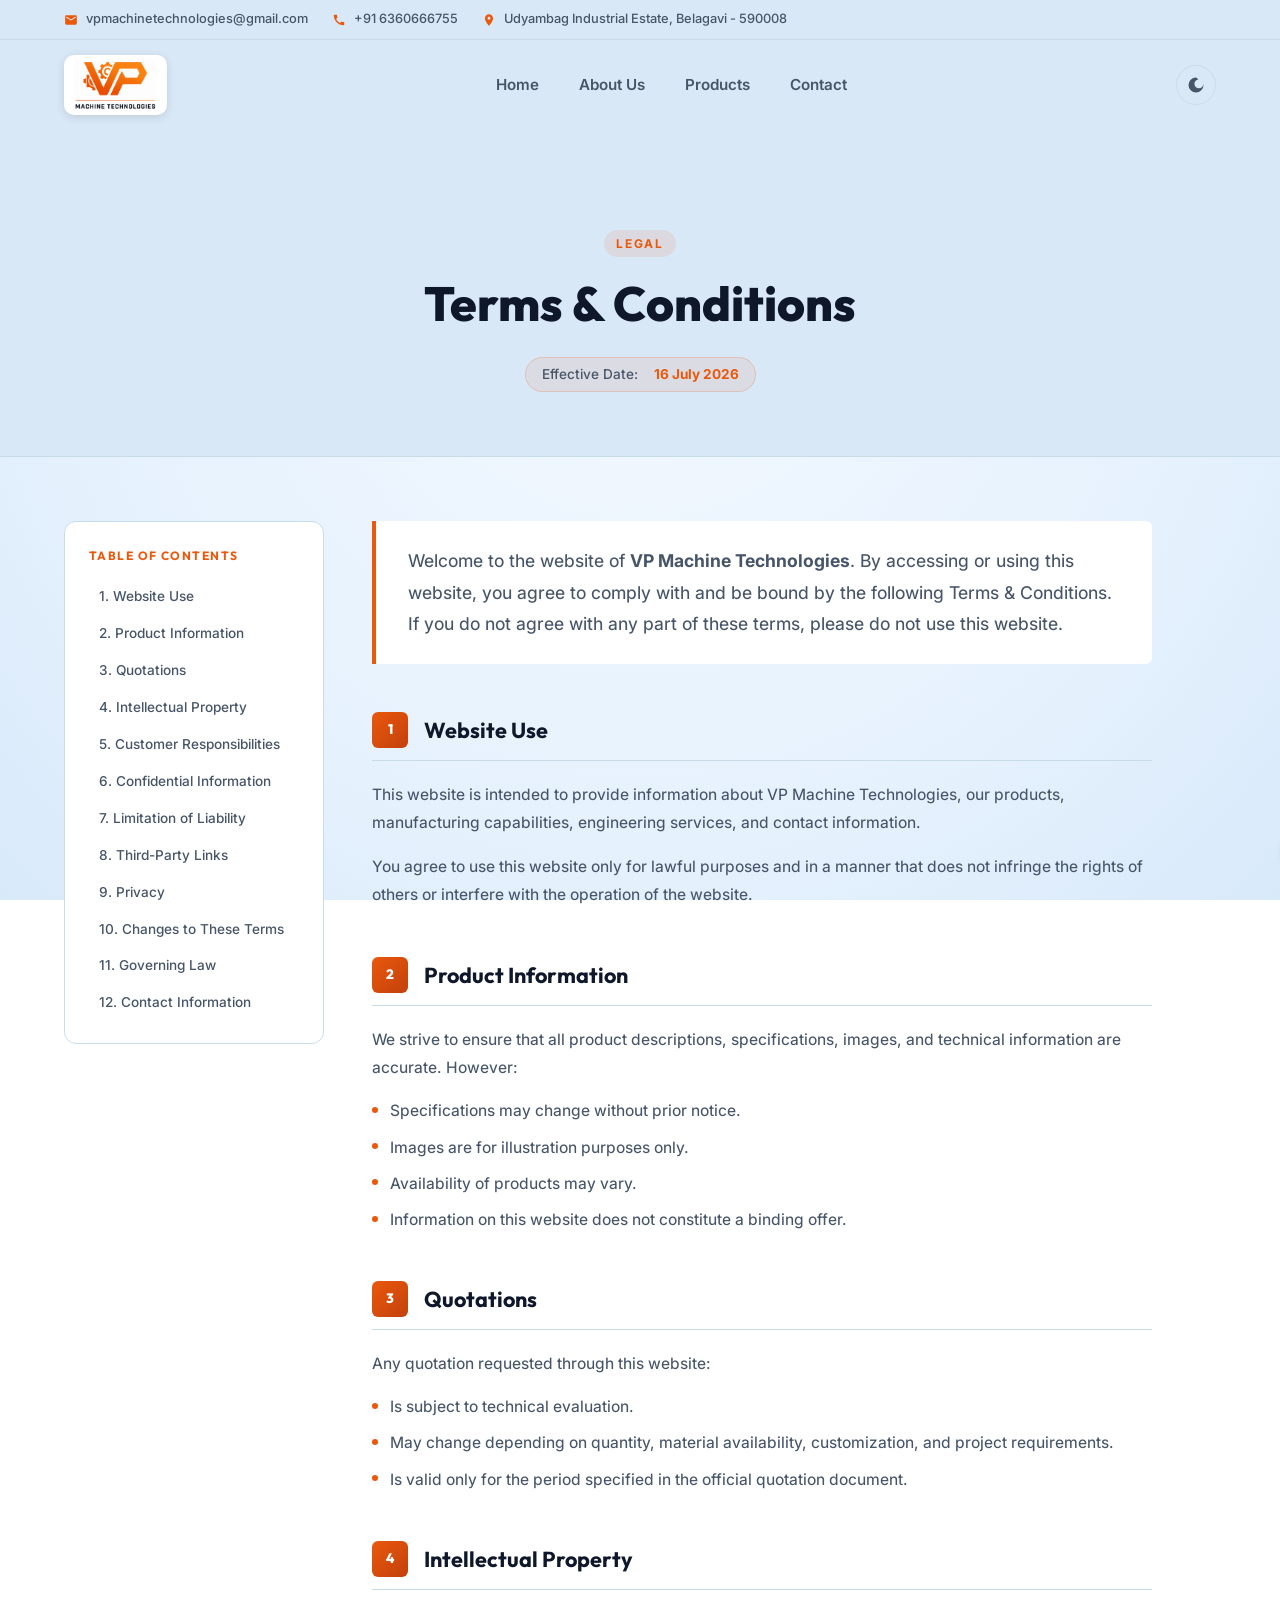
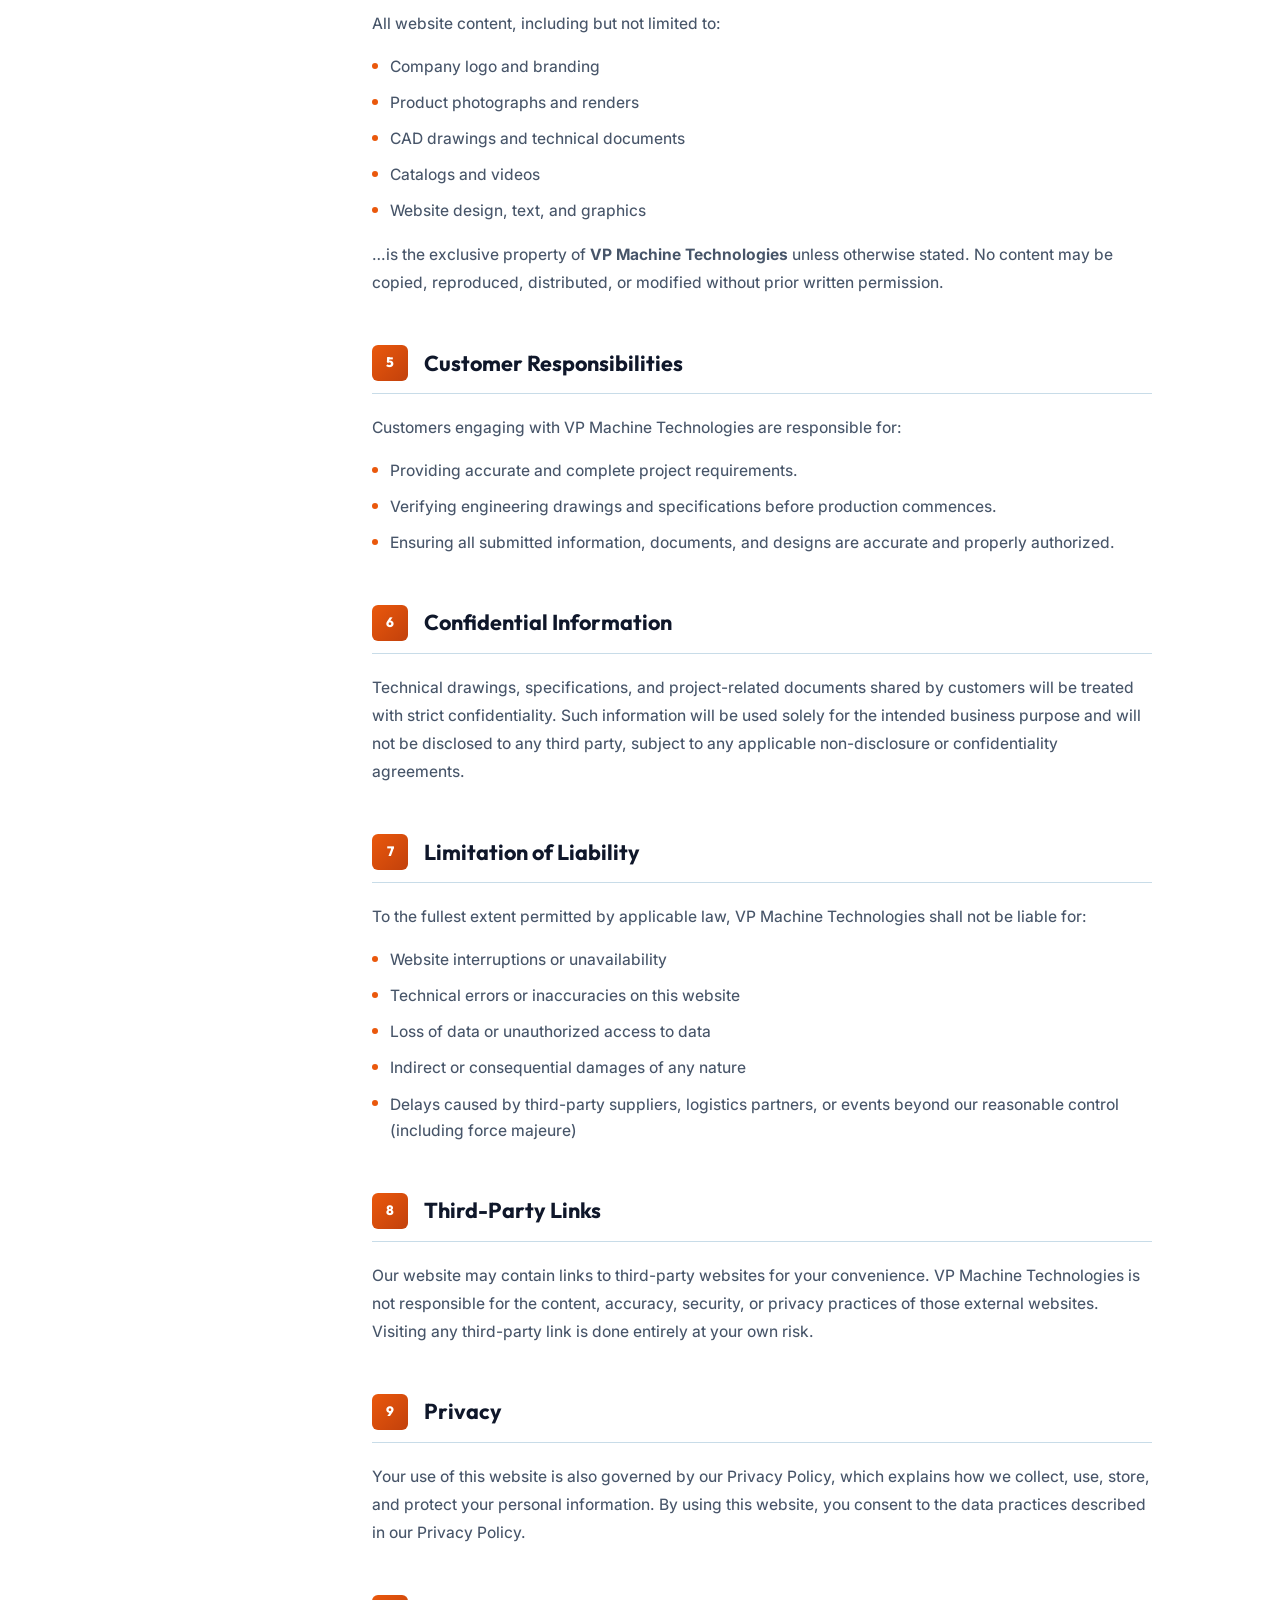
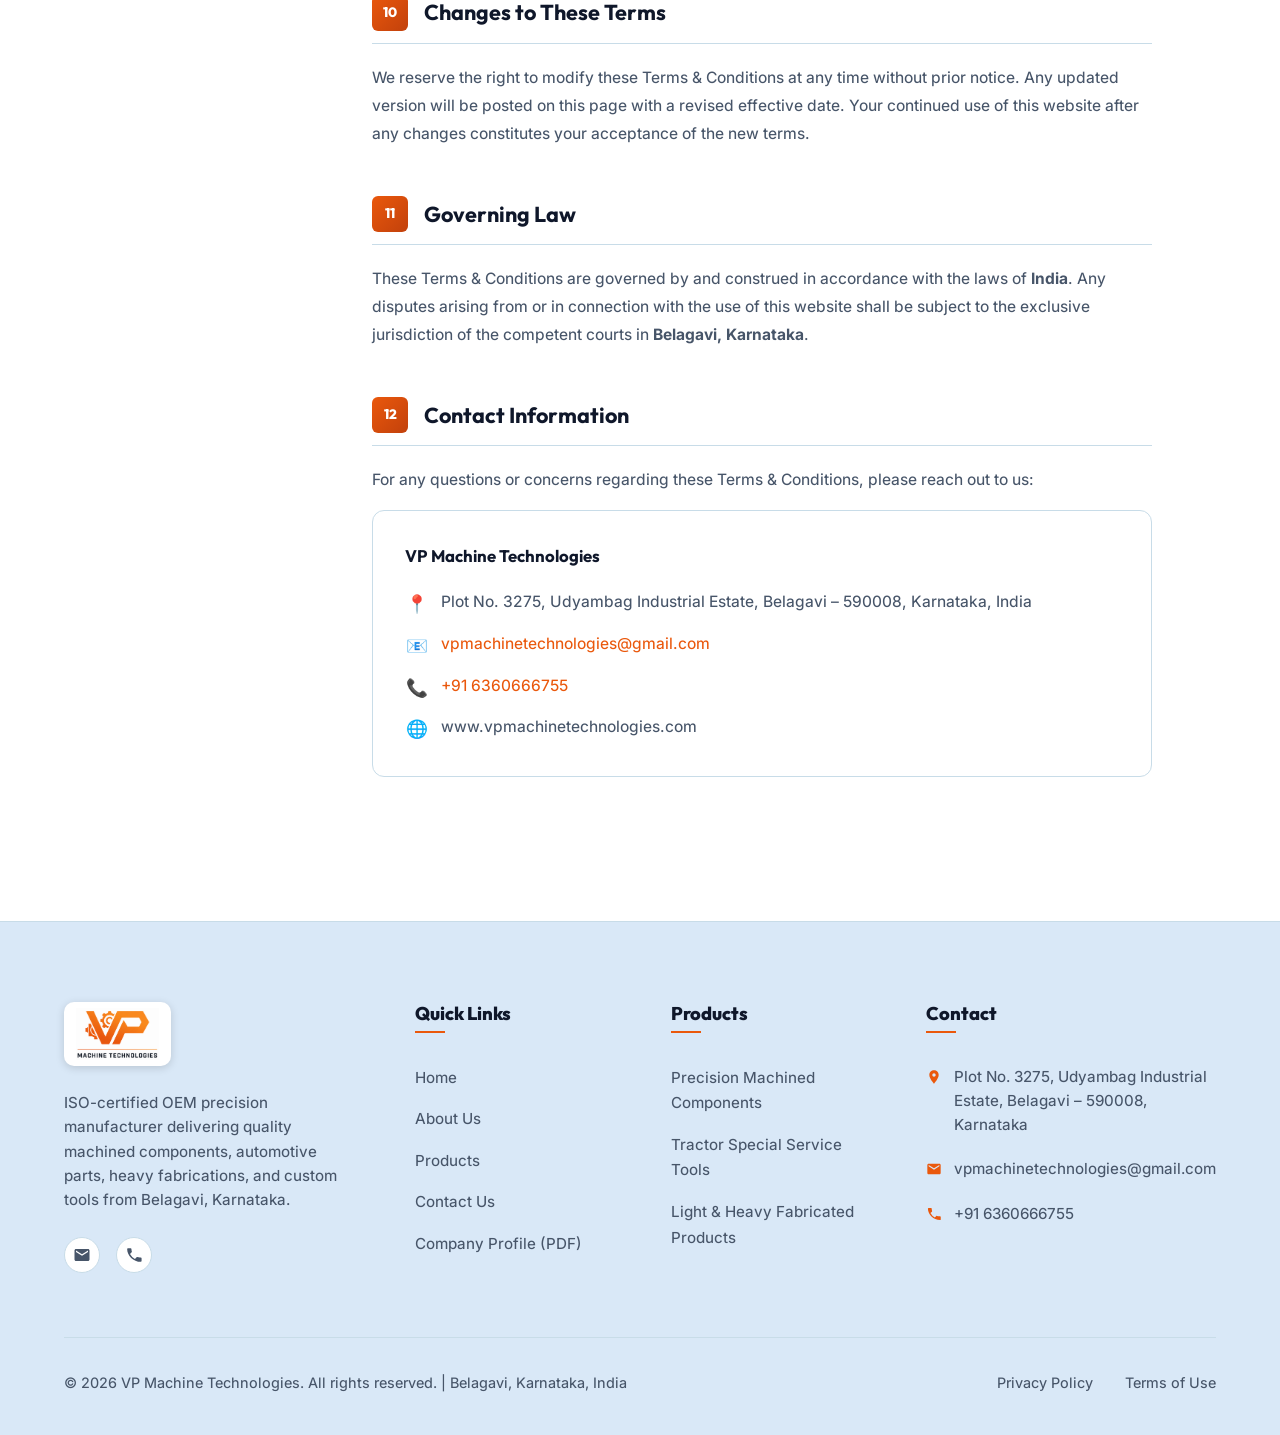
<file: terms.html>
<!DOCTYPE html>
<html lang="en">
<head>
  <meta charset="UTF-8">
  <meta name="viewport" content="width=device-width, initial-scale=1.0">
  <title>Terms &amp; Conditions | VP Machine Technologies</title>
  <meta name="description" content="Read the Terms and Conditions governing the use of the VP Machine Technologies website and services. Effective 16 July 2026.">
  <link rel="canonical" href="https://vpmachinetechnologies.com/terms.html">
  <link rel="stylesheet" href="css/styles.css?v=1.2">
  <style>
    /* ── Page-specific styles for Terms page ── */
    .terms-hero {
      background-color: var(--bg-tertiary);
      padding-top: 190px;
      padding-bottom: 4rem;
      text-align: center;
      border-bottom: 1px solid var(--border-color);
    }

    .terms-hero .effective-date {
      display: inline-flex;
      align-items: center;
      gap: 0.5rem;
      font-size: 0.85rem;
      font-weight: 500;
      color: var(--text-secondary);
      background-color: rgba(var(--accent-rgb), 0.08);
      border: 1px solid rgba(var(--accent-rgb), 0.2);
      padding: 0.35rem 1rem;
      border-radius: 100px;
      margin-top: 1rem;
    }

    .terms-hero .effective-date span {
      color: var(--accent);
      font-weight: 700;
    }

    .terms-layout {
      display: grid;
      grid-template-columns: 260px 1fr;
      gap: 3rem;
      align-items: start;
      padding: 4rem 0 6rem;
    }

    /* Sticky Table of Contents */
    .terms-toc {
      position: sticky;
      top: 110px;
      background-color: var(--bg-secondary);
      border: 1px solid var(--border-color);
      border-radius: var(--radius-md);
      padding: 1.5rem;
    }

    .terms-toc-title {
      font-family: var(--font-heading);
      font-size: 0.75rem;
      font-weight: 700;
      text-transform: uppercase;
      letter-spacing: 0.12em;
      color: var(--accent);
      margin-bottom: 1rem;
    }

    .terms-toc ul {
      list-style: none;
      display: flex;
      flex-direction: column;
      gap: 0.35rem;
    }

    .terms-toc a {
      font-size: 0.85rem;
      color: var(--text-secondary);
      font-weight: 500;
      padding: 0.3rem 0.6rem;
      border-radius: var(--radius-sm);
      display: block;
      transition: var(--transition-smooth);
    }

    .terms-toc a:hover {
      color: var(--accent);
      background-color: rgba(var(--accent-rgb), 0.06);
    }

    /* Main content */
    .terms-content {
      max-width: 780px;
    }

    .terms-intro {
      font-size: 1.1rem;
      color: var(--text-secondary);
      line-height: 1.8;
      padding: 1.5rem 2rem;
      background-color: var(--bg-secondary);
      border-left: 4px solid var(--accent);
      border-radius: 0 var(--radius-sm) var(--radius-sm) 0;
      margin-bottom: 3rem;
    }

    .terms-section {
      margin-bottom: 3rem;
      scroll-margin-top: 120px;
    }

    .terms-section-header {
      display: flex;
      align-items: center;
      gap: 1rem;
      margin-bottom: 1.25rem;
      padding-bottom: 0.75rem;
      border-bottom: 1px solid var(--border-color);
    }

    .terms-section-num {
      display: flex;
      align-items: center;
      justify-content: center;
      width: 36px;
      height: 36px;
      min-width: 36px;
      background: linear-gradient(135deg, var(--accent), var(--accent-hover));
      color: #fff;
      font-family: var(--font-heading);
      font-weight: 800;
      font-size: 0.85rem;
      border-radius: var(--radius-sm);
    }

    .terms-section h2 {
      font-size: 1.35rem;
      font-weight: 700;
      color: var(--text-primary);
      margin: 0;
    }

    .terms-section p {
      color: var(--text-secondary);
      line-height: 1.8;
      margin-bottom: 1rem;
      font-size: 0.975rem;
    }

    .terms-section ul {
      list-style: none;
      display: flex;
      flex-direction: column;
      gap: 0.6rem;
      margin: 0.75rem 0 1rem 0;
    }

    .terms-section ul li {
      display: flex;
      align-items: flex-start;
      gap: 0.75rem;
      color: var(--text-secondary);
      font-size: 0.975rem;
      line-height: 1.7;
    }

    .terms-section ul li::before {
      content: '';
      width: 6px;
      height: 6px;
      min-width: 6px;
      background-color: var(--accent);
      border-radius: 50%;
      margin-top: 0.55rem;
    }

    /* Contact card at the bottom */
    .terms-contact-card {
      background-color: var(--bg-secondary);
      border: 1px solid var(--border-color);
      border-radius: var(--radius-md);
      padding: 2rem;
      margin-top: 1rem;
    }

    .terms-contact-card .contact-row {
      display: flex;
      align-items: flex-start;
      gap: 0.75rem;
      color: var(--text-secondary);
      font-size: 0.975rem;
      line-height: 1.6;
      margin-bottom: 0.85rem;
    }

    .terms-contact-card .contact-row:last-child {
      margin-bottom: 0;
    }

    .terms-contact-card .contact-icon {
      font-size: 1.1rem;
      min-width: 24px;
      text-align: center;
    }

    .terms-contact-card a {
      color: var(--accent);
    }

    .terms-contact-card a:hover {
      text-decoration: underline;
    }

    .terms-contact-card strong {
      color: var(--text-primary);
    }

    /* Responsive */
    @media (max-width: 900px) {
      .terms-layout {
        grid-template-columns: 1fr;
      }
      .terms-toc {
        position: static;
      }
    }

    @media (max-width: 768px) {
      .terms-hero {
        padding-top: 140px;
        padding-bottom: 3rem;
      }
    }
  </style>
</head>
<body class="page-terms">

  <!-- ===== TOP INFO BAR ===== -->
  <div class="topbar">
    <div class="container">
      <div class="topbar-left">
        <a href="mailto:vpmachinetechnologies@gmail.com" class="topbar-item">
          <svg viewBox="0 0 24 24" width="14" height="14" fill="currentColor"><path d="M20 4H4c-1.1 0-2 .9-2 2v12c0 1.1.9 2 2 2h16c1.1 0 2-.9 2-2V6c0-1.1-.9-2-2-2zm0 4l-8 5-8-5V6l8 5 8-5v2z"/></svg>
          vpmachinetechnologies@gmail.com
        </a>
        <a href="tel:+916360666755" class="topbar-item">
          <svg viewBox="0 0 24 24" width="14" height="14" fill="currentColor"><path d="M20.01 15.38c-1.23 0-2.42-.2-3.53-.56-.35-.12-.74-.03-1.01.24l-1.57 1.97c-2.83-1.35-5.48-3.9-6.89-6.83l1.95-1.66c.27-.28.35-.67.24-1.02-.37-1.11-.56-2.3-.56-3.53 0-.54-.45-.99-.99-.99H4.19C3.65 3 3 3.24 3 3.99 3 13.28 10.73 21 20.01 21c.71 0 .99-.63.99-1.18v-3.45c0-.54-.45-.99-.99-.99z"/></svg>
          +91 6360666755
        </a>
        <span class="topbar-item topbar-location">
          <svg viewBox="0 0 24 24" width="14" height="14" fill="currentColor"><path d="M12 2C8.13 2 5 5.13 5 9c0 5.25 7 13 7 13s7-7.75 7-13c0-3.87-3.13-7-7-7zm0 9.5c-1.38 0-2.5-1.12-2.5-2.5s1.12-2.5 2.5-2.5 2.5 1.12 2.5 2.5-1.12 2.5-2.5 2.5z"/></svg>
          Udyambag Industrial Estate, Belagavi - 590008
        </span>
      </div>
    </div>
  </div>

  <!-- ===== HEADER / NAV ===== -->
  <header class="header">
    <div class="container">
      <a href="index.html" class="logo" id="logo-nav">
        <img src="assets/images/logo-dark.png" alt="VP Machine Technologies" class="logo-img logo-img-dark">
        <img src="assets/images/logo-light.png" alt="VP Machine Technologies" class="logo-img logo-img-light">
      </a>

      <nav class="navbar" aria-label="Main Navigation">
        <ul class="nav-list">
          <li><a href="index.html" class="nav-link">Home</a></li>
          <li><a href="about.html" class="nav-link">About Us</a></li>
          <li><a href="products.html" class="nav-link">Products</a></li>
          <li><a href="contact.html" class="nav-link">Contact</a></li>
        </ul>
      </nav>

      <div class="header-actions">
        <button class="theme-toggle-btn" aria-label="Toggle dark/light theme" id="theme-toggle">
          <svg class="moon-icon" viewBox="0 0 24 24"><path d="M12 3a9 9 0 1 0 9 9c0-.46-.04-.92-.1-1.36a5.385 5.385 0 0 1-5.4 5.4 5.385 5.385 0 0 1-5.4-5.4c0-2.65 1.95-4.85 4.54-5.3A9.2 9.2 0 0 0 12 3z"/></svg>
          <svg class="sun-icon" viewBox="0 0 24 24"><path d="M12 7a5 5 0 1 0 0 10 5 5 0 0 0 0-10zm0-5a1 1 0 0 1 1 1v2a1 1 0 0 1-2 0V3a1 1 0 0 1 1-1zm0 15a1 1 0 0 1 1 1v2a1 1 0 0 1-2 0v-2a1 1 0 0 1 1-1zM5.22 6.64a1 1 0 0 1 0-1.42l1.42-1.42a1 1 0 0 1 1.42 0 1 1 0 0 1 0 1.42L6.64 6.64a1 1 0 0 1-1.42 0zm10.6 10.6a1 1 0 0 1 0-1.42l1.42-1.42a1 1 0 0 1 1.42 0 1 1 0 0 1 0 1.42l-1.42 1.42a1 1 0 0 1-1.42 0zM2 12a1 1 0 0 1 1-1h2a1 1 0 0 1 0 2H3a1 1 0 0 1-1-1zm15 0a1 1 0 0 1 1-1h2a1 1 0 0 1 0 2h-2a1 1 0 0 1-1-1zM6.64 18.78a1 1 0 0 1-1.42 0l-1.42-1.42a1 1 0 0 1 0-1.42 1 1 0 0 1 1.42 0l1.42 1.42a1 1 0 0 1 0 1.42zm10.6-10.6a1 1 0 0 1-1.42 0l-1.42-1.42a1 1 0 0 1 0-1.42 1 1 0 0 1 1.42 0l1.42 1.42a1 1 0 0 1 0 1.42z"/></svg>
        </button>

        <button class="burger-menu" aria-label="Toggle navigation menu" id="burger-menu">
          <span class="burger-line"></span>
          <span class="burger-line"></span>
          <span class="burger-line"></span>
        </button>
      </div>
    </div>
  </header>

  <!-- ===== HERO / TITLE SECTION ===== -->
  <section class="terms-hero">
    <div class="container">
      <span class="section-badge">Legal</span>
      <h1 class="section-title" style="font-size: 3rem; margin-bottom: 0.5rem;">Terms &amp; Conditions</h1>
      <div class="effective-date">
        Effective Date: &nbsp;<span>16 July 2026</span>
      </div>
    </div>
  </section>

  <!-- ===== MAIN CONTENT ===== -->
  <main>
    <div class="container">
      <div class="terms-layout">

        <!-- Sticky Table of Contents -->
        <aside class="terms-toc" aria-label="Table of Contents">
          <p class="terms-toc-title">Table of Contents</p>
          <ul>
            <li><a href="#section-1">1. Website Use</a></li>
            <li><a href="#section-2">2. Product Information</a></li>
            <li><a href="#section-3">3. Quotations</a></li>
            <li><a href="#section-4">4. Intellectual Property</a></li>
            <li><a href="#section-5">5. Customer Responsibilities</a></li>
            <li><a href="#section-6">6. Confidential Information</a></li>
            <li><a href="#section-7">7. Limitation of Liability</a></li>
            <li><a href="#section-8">8. Third-Party Links</a></li>
            <li><a href="#section-9">9. Privacy</a></li>
            <li><a href="#section-10">10. Changes to These Terms</a></li>
            <li><a href="#section-11">11. Governing Law</a></li>
            <li><a href="#section-12">12. Contact Information</a></li>
          </ul>
        </aside>

        <!-- Terms Content -->
        <article class="terms-content">

          <!-- Intro -->
          <p class="terms-intro">
            Welcome to the website of <strong>VP Machine Technologies</strong>. By accessing or using this website, you agree to comply with and be bound by the following Terms &amp; Conditions. If you do not agree with any part of these terms, please do not use this website.
          </p>

          <!-- 1. Website Use -->
          <section class="terms-section" id="section-1">
            <div class="terms-section-header">
              <div class="terms-section-num">1</div>
              <h2>Website Use</h2>
            </div>
            <p>This website is intended to provide information about VP Machine Technologies, our products, manufacturing capabilities, engineering services, and contact information.</p>
            <p>You agree to use this website only for lawful purposes and in a manner that does not infringe the rights of others or interfere with the operation of the website.</p>
          </section>

          <!-- 2. Product Information -->
          <section class="terms-section" id="section-2">
            <div class="terms-section-header">
              <div class="terms-section-num">2</div>
              <h2>Product Information</h2>
            </div>
            <p>We strive to ensure that all product descriptions, specifications, images, and technical information are accurate. However:</p>
            <ul>
              <li>Specifications may change without prior notice.</li>
              <li>Images are for illustration purposes only.</li>
              <li>Availability of products may vary.</li>
              <li>Information on this website does not constitute a binding offer.</li>
            </ul>
          </section>

          <!-- 3. Quotations -->
          <section class="terms-section" id="section-3">
            <div class="terms-section-header">
              <div class="terms-section-num">3</div>
              <h2>Quotations</h2>
            </div>
            <p>Any quotation requested through this website:</p>
            <ul>
              <li>Is subject to technical evaluation.</li>
              <li>May change depending on quantity, material availability, customization, and project requirements.</li>
              <li>Is valid only for the period specified in the official quotation document.</li>
            </ul>
          </section>

          <!-- 4. Intellectual Property -->
          <section class="terms-section" id="section-4">
            <div class="terms-section-header">
              <div class="terms-section-num">4</div>
              <h2>Intellectual Property</h2>
            </div>
            <p>All website content, including but not limited to:</p>
            <ul>
              <li>Company logo and branding</li>
              <li>Product photographs and renders</li>
              <li>CAD drawings and technical documents</li>
              <li>Catalogs and videos</li>
              <li>Website design, text, and graphics</li>
            </ul>
            <p>…is the exclusive property of <strong>VP Machine Technologies</strong> unless otherwise stated. No content may be copied, reproduced, distributed, or modified without prior written permission.</p>
          </section>

          <!-- 5. Customer Responsibilities -->
          <section class="terms-section" id="section-5">
            <div class="terms-section-header">
              <div class="terms-section-num">5</div>
              <h2>Customer Responsibilities</h2>
            </div>
            <p>Customers engaging with VP Machine Technologies are responsible for:</p>
            <ul>
              <li>Providing accurate and complete project requirements.</li>
              <li>Verifying engineering drawings and specifications before production commences.</li>
              <li>Ensuring all submitted information, documents, and designs are accurate and properly authorized.</li>
            </ul>
          </section>

          <!-- 6. Confidential Information -->
          <section class="terms-section" id="section-6">
            <div class="terms-section-header">
              <div class="terms-section-num">6</div>
              <h2>Confidential Information</h2>
            </div>
            <p>Technical drawings, specifications, and project-related documents shared by customers will be treated with strict confidentiality. Such information will be used solely for the intended business purpose and will not be disclosed to any third party, subject to any applicable non-disclosure or confidentiality agreements.</p>
          </section>

          <!-- 7. Limitation of Liability -->
          <section class="terms-section" id="section-7">
            <div class="terms-section-header">
              <div class="terms-section-num">7</div>
              <h2>Limitation of Liability</h2>
            </div>
            <p>To the fullest extent permitted by applicable law, VP Machine Technologies shall not be liable for:</p>
            <ul>
              <li>Website interruptions or unavailability</li>
              <li>Technical errors or inaccuracies on this website</li>
              <li>Loss of data or unauthorized access to data</li>
              <li>Indirect or consequential damages of any nature</li>
              <li>Delays caused by third-party suppliers, logistics partners, or events beyond our reasonable control (including force majeure)</li>
            </ul>
          </section>

          <!-- 8. Third-Party Links -->
          <section class="terms-section" id="section-8">
            <div class="terms-section-header">
              <div class="terms-section-num">8</div>
              <h2>Third-Party Links</h2>
            </div>
            <p>Our website may contain links to third-party websites for your convenience. VP Machine Technologies is not responsible for the content, accuracy, security, or privacy practices of those external websites. Visiting any third-party link is done entirely at your own risk.</p>
          </section>

          <!-- 9. Privacy -->
          <section class="terms-section" id="section-9">
            <div class="terms-section-header">
              <div class="terms-section-num">9</div>
              <h2>Privacy</h2>
            </div>
            <p>Your use of this website is also governed by our Privacy Policy, which explains how we collect, use, store, and protect your personal information. By using this website, you consent to the data practices described in our Privacy Policy.</p>
          </section>

          <!-- 10. Changes to These Terms -->
          <section class="terms-section" id="section-10">
            <div class="terms-section-header">
              <div class="terms-section-num">10</div>
              <h2>Changes to These Terms</h2>
            </div>
            <p>We reserve the right to modify these Terms &amp; Conditions at any time without prior notice. Any updated version will be posted on this page with a revised effective date. Your continued use of this website after any changes constitutes your acceptance of the new terms.</p>
          </section>

          <!-- 11. Governing Law -->
          <section class="terms-section" id="section-11">
            <div class="terms-section-header">
              <div class="terms-section-num">11</div>
              <h2>Governing Law</h2>
            </div>
            <p>These Terms &amp; Conditions are governed by and construed in accordance with the laws of <strong>India</strong>. Any disputes arising from or in connection with the use of this website shall be subject to the exclusive jurisdiction of the competent courts in <strong>Belagavi, Karnataka</strong>.</p>
          </section>

          <!-- 12. Contact Information -->
          <section class="terms-section" id="section-12">
            <div class="terms-section-header">
              <div class="terms-section-num">12</div>
              <h2>Contact Information</h2>
            </div>
            <p>For any questions or concerns regarding these Terms &amp; Conditions, please reach out to us:</p>
            <div class="terms-contact-card">
              <strong style="display:block; font-size:1.05rem; margin-bottom:1.25rem; color: var(--text-primary); font-family: var(--font-heading);">VP Machine Technologies</strong>
              <div class="contact-row">
                <span class="contact-icon">📍</span>
                <span>Plot No. 3275, Udyambag Industrial Estate, Belagavi – 590008, Karnataka, India</span>
              </div>
              <div class="contact-row">
                <span class="contact-icon">📧</span>
                <span><a href="mailto:vpmachinetechnologies@gmail.com">vpmachinetechnologies@gmail.com</a></span>
              </div>
              <div class="contact-row">
                <span class="contact-icon">📞</span>
                <span><a href="tel:+916360666755">+91 6360666755</a></span>
              </div>
              <div class="contact-row">
                <span class="contact-icon">🌐</span>
                <span>www.vpmachinetechnologies.com</span>
              </div>
            </div>
          </section>

        </article>
      </div><!-- /.terms-layout -->
    </div><!-- /.container -->
  </main>

  <!-- ===== FOOTER ===== -->
  <footer class="footer">
    <div class="container">
      <div class="footer-grid">
        <div class="footer-brand">
          <a href="index.html" class="logo">
            <img src="assets/images/logo-dark.png" alt="VP Machine Technologies" class="logo-img logo-img-dark">
            <img src="assets/images/logo-light.png" alt="VP Machine Technologies" class="logo-img logo-img-light">
          </a>
          <p>ISO-certified OEM precision manufacturer delivering quality machined components, automotive parts, heavy fabrications, and custom tools from Belagavi, Karnataka.</p>
          <div class="footer-socials">
            <a href="mailto:vpmachinetechnologies@gmail.com" class="footer-social-link" aria-label="Email Us">
              <svg viewBox="0 0 24 24" width="18" height="18" fill="currentColor"><path d="M20 4H4c-1.1 0-2 .9-2 2v12c0 1.1.9 2 2 2h16c1.1 0 2-.9 2-2V6c0-1.1-.9-2-2-2zm0 4l-8 5-8-5V6l8 5 8-5v2z"/></svg>
            </a>
            <a href="tel:+916360666755" class="footer-social-link" aria-label="Call Us">
              <svg viewBox="0 0 24 24" width="18" height="18" fill="currentColor"><path d="M20.01 15.38c-1.23 0-2.42-.2-3.53-.56-.35-.12-.74-.03-1.01.24l-2.2 2.2a15.045 15.045 0 0 1-6.59-6.59l2.2-2.2c.28-.28.36-.67.25-1.02C8.79 6.3 8.58 5.11 8.58 3.88c0-.55-.45-1-1-1H3.88c-.55 0-1 .45-1 1C2.88 12.87 11.13 21.12 21.12 21.12c.55 0 1-.45 1-1v-3.75c0-.55-.45-1-1.01-1z"/></svg>
            </a>
          </div>
        </div>
        <div class="footer-col">
          <h4 class="footer-col-title">Quick Links</h4>
          <ul class="footer-links">
            <li><a href="index.html" class="footer-link">Home</a></li>
            <li><a href="about.html" class="footer-link">About Us</a></li>
            <li><a href="products.html" class="footer-link">Products</a></li>
            <li><a href="contact.html" class="footer-link">Contact Us</a></li>
            <li><a href="assets/docs/company_profile.pdf" target="_blank" class="footer-link">Company Profile (PDF)</a></li>
          </ul>
        </div>
        <div class="footer-col">
          <h4 class="footer-col-title">Products</h4>
          <ul class="footer-links">
            <li><a href="products.html#category-1" class="footer-link">Precision Machined Components</a></li>
            <li><a href="products.html#category-2" class="footer-link">Tractor Special Service Tools</a></li>
            <li><a href="products.html#category-3" class="footer-link">Light &amp; Heavy Fabricated Products</a></li>
          </ul>
        </div>
        <div class="footer-col">
          <h4 class="footer-col-title">Contact</h4>
          <div class="footer-contact-info">
            <div class="footer-contact-item">
              <svg viewBox="0 0 24 24" width="16" height="16" fill="currentColor"><path d="M12 2C8.13 2 5 5.13 5 9c0 5.25 7 13 7 13s7-7.75 7-13c0-3.87-3.13-7-7-7zm0 9.5c-1.38 0-2.5-1.12-2.5-2.5s1.12-2.5 2.5-2.5 2.5 1.12 2.5 2.5-1.12 2.5-2.5 2.5z"/></svg>
              <p>Plot No. 3275, Udyambag Industrial Estate, Belagavi – 590008, Karnataka</p>
            </div>
            <div class="footer-contact-item">
              <svg viewBox="0 0 24 24" width="16" height="16" fill="currentColor"><path d="M20 4H4c-1.1 0-2 .9-2 2v12c0 1.1.9 2 2 2h16c1.1 0 2-.9 2-2V6c0-1.1-.9-2-2-2zm0 4l-8 5-8-5V6l8 5 8-5v2z"/></svg>
              <p><a href="mailto:vpmachinetechnologies@gmail.com">vpmachinetechnologies@gmail.com</a></p>
            </div>
            <div class="footer-contact-item">
              <svg viewBox="0 0 24 24" width="16" height="16" fill="currentColor"><path d="M20.01 15.38c-1.23 0-2.42-.2-3.53-.56-.35-.12-.74-.03-1.01.24l-2.2 2.2a15.045 15.045 0 0 1-6.59-6.59l2.2-2.2c.28-.28.36-.67.25-1.02C8.79 6.3 8.58 5.11 8.58 3.88c0-.55-.45-1-1-1H3.88c-.55 0-1 .45-1 1C2.88 12.87 11.13 21.12 21.12 21.12c.55 0 1-.45 1-1v-3.75c0-.55-.45-1-1.01-1z"/></svg>
              <p>+91 6360666755</p>
            </div>
          </div>
        </div>
      </div>
      <div class="footer-bottom">
        <p class="footer-copyright">&copy; 2026 VP Machine Technologies. All rights reserved. | Belagavi, Karnataka, India</p>
        <ul class="footer-bottom-links">
          <li><a href="privacy.html" class="footer-bottom-link">Privacy Policy</a></li>
          <li><a href="terms.html" class="footer-bottom-link">Terms of Use</a></li>
        </ul>
      </div>
    </div>
  </footer>

  <button class="back-to-top" aria-label="Scroll back to top">
    <svg viewBox="0 0 24 24" width="24" height="24" fill="currentColor">
      <path d="M7.41 15.41L12 10.83l4.59 4.58L18 14l-6-6-6 6z"/>
    </svg>
  </button>

  <script src="js/main.js"></script>
</body>
</html>
</file>
<file: css/styles.css>
@import url('https://fonts.googleapis.com/css2?family=Inter:wght@300;400;500;600;700&family=Outfit:wght@400;500;600;700;800&display=swap');

/* --- DESIGN SYSTEM TOKENS (Light Mode Permanent) --- */
:root {
  /* Colors (Light Theme Defaults) */
  --bg-primary: #eaf3fc;
  --bg-secondary: #ffffff;
  --bg-tertiary: #d9e8f7;
  --text-primary: #0f172a;
  --text-secondary: #475569;
  --accent: #ea580c;
  --accent-hover: #c2410c;
  --accent-rgb: 234, 88, 12;
  --border-color: #c8dce8;
  --header-bg: rgba(234, 243, 252, 0.9);
  --card-shadow: 0 15px 35px -10px rgba(15, 23, 42, 0.07);
  --success: #10b981;
  
  /* Fonts */
  --font-heading: 'Outfit', sans-serif;
  --font-body: 'Inter', sans-serif;
  
  /* Transitions & Radii */
  --transition-smooth: all 0.3s cubic-bezier(0.4, 0, 0.2, 1);
  --radius-sm: 6px;
  --radius-md: 12px;
  --radius-lg: 24px;
}

/* --- RESET & BASE STYLES --- */
*, *::before, *::after {
  box-sizing: border-box;
  margin: 0;
  padding: 0;
}

html {
  scroll-behavior: smooth;
  font-size: 16px;
}

body {
  font-family: var(--font-body);
  background: radial-gradient(circle at 50% 30%, #f4f9ff 0%, #e5f1fd 65%, #d8e9fa 100%);
  background-attachment: fixed;
  color: var(--text-primary);
  line-height: 1.6;
  font-weight: 450;
  overflow-x: hidden;
  transition: background 0.3s ease, color 0.3s ease;
}

/* Custom Scrollbar */
::-webkit-scrollbar {
  width: 8px;
}
::-webkit-scrollbar-track {
  background: var(--bg-tertiary);
}
::-webkit-scrollbar-thumb {
  background: var(--border-color);
  border-radius: 4px;
}
::-webkit-scrollbar-thumb:hover {
  background: var(--accent);
}

/* Typography elements */
h1, h2, h3, h4, h5, h6 {
  font-family: var(--font-heading);
  font-weight: 800;
  line-height: 1.25;
  color: var(--text-primary);
}

a {
  text-decoration: none;
  color: inherit;
  transition: var(--transition-smooth);
}

img {
  max-width: 100%;
  height: auto;
  display: block;
}

/* --- GLOBAL LAYOUT & UTILITIES --- */
.container {
  width: 100%;
  max-width: 1200px;
  margin: 0 auto;
  padding: 0 1.5rem;
}

.section {
  padding: 6rem 0;
}

.section-header {
  text-align: center;
  max-width: 700px;
  margin: 0 auto 4rem auto;
}

.section-badge {
  display: inline-block;
  font-size: 0.75rem;
  font-weight: 700;
  text-transform: uppercase;
  letter-spacing: 0.15em;
  color: var(--accent);
  margin-bottom: 1rem;
  padding: 0.25rem 0.75rem;
  background-color: rgba(var(--accent-rgb), 0.1);
  border-radius: 100px;
}

.section-title {
  font-size: 2.5rem;
  margin-bottom: 1rem;
}

.section-desc {
  color: var(--text-secondary);
  font-size: 1.1rem;
}

.btn {
  display: inline-flex;
  align-items: center;
  justify-content: center;
  padding: 0.8rem 1.8rem;
  font-family: var(--font-heading);
  font-weight: 600;
  border-radius: var(--radius-sm);
  transition: var(--transition-smooth);
  cursor: pointer;
  border: 2px solid transparent;
  font-size: 0.95rem;
}

.btn-primary {
  background-color: var(--accent);
  color: #ffffff;
}

.btn-primary:hover {
  background-color: var(--accent-hover);
  transform: translateY(-2px);
}

.btn-secondary {
  background-color: transparent;
  color: var(--text-primary);
  border-color: var(--border-color);
}

.btn-secondary:hover {
  border-color: var(--accent);
  color: var(--accent);
  transform: translateY(-2px);
}

.btn-outline {
  background-color: transparent;
  color: var(--text-primary);
  border-color: var(--border-color);
}

.btn-outline:hover {
  background-color: var(--text-primary);
  color: var(--bg-primary);
  border-color: var(--text-primary);
  transform: translateY(-2px);
}


/* Icons styling */
.icon {
  width: 24px;
  height: 24px;
  fill: currentColor;
}

/* ===== TOPBAR ===== */
.topbar {
  background-color: var(--bg-tertiary);
  border-bottom: 1px solid var(--border-color);
  font-size: 0.8rem;
  font-weight: 500;
  color: var(--text-secondary);
  height: 40px;
  display: flex;
  align-items: center;
  position: relative;
  z-index: 1001;
  transition: var(--transition-smooth);
}

.topbar .container {
  display: flex;
  justify-content: space-between;
  align-items: center;
  width: 100%;
}

.topbar-left, .topbar-right {
  display: flex;
  align-items: center;
  gap: 1.5rem;
}

.topbar-item {
  display: flex;
  aria-label: "contact detail";
  align-items: center;
  gap: 0.5rem;
}

.topbar-item svg {
  color: var(--accent);
}

.topbar-item:hover {
  color: var(--accent);
}

.topbar-download {
  display: flex;
  align-items: center;
  gap: 0.5rem;
  background-color: rgba(var(--accent-rgb), 0.1);
  color: var(--accent);
  padding: 0.25rem 0.75rem;
  border-radius: 4px;
  font-weight: 600;
}

.topbar-download:hover {
  background-color: var(--accent);
  color: #fff;
}

.topbar-divider {
  color: var(--border-color);
}

.topbar-certs {
  display: flex;
  gap: 0.5rem;
}

.cert-tag {
  background-color: var(--bg-secondary);
  border: 1px solid var(--border-color);
  padding: 0.2rem 0.5rem;
  border-radius: 3px;
  font-size: 0.7rem;
  font-weight: 600;
  color: var(--text-primary);
}

/* --- HEADER / NAVIGATION --- */
.header {
  position: fixed;
  top: 40px; /* Space for topbar */
  left: 0;
  width: 100%;
  z-index: 1000;
  background-color: transparent;
  border-bottom: 1px solid transparent;
  transition: var(--transition-smooth);
}

.header.scrolled {
  top: 0; /* Align directly to top when scrolled */
  background-color: var(--header-bg);
  backdrop-filter: blur(12px);
  border-bottom: 1px solid var(--border-color);
  padding: 0.5rem 0;
  box-shadow: var(--card-shadow);
}

.header .container {
  display: flex;
  align-items: center;
  justify-content: space-between;
  height: 90px;
  transition: var(--transition-smooth);
}

.header.scrolled .container {
  height: 68px;
}

/* Logo Design */
.logo {
  display: flex;
  align-items: center;
  background-color: #ffffff;
  border-radius: 10px;
  padding: 4px 10px;
  transition: var(--transition-smooth);
  box-shadow: 0 2px 10px rgba(0,0,0,0.12);
}

.logo:hover {
  box-shadow: 0 4px 16px rgba(249, 115, 22, 0.25);
}

.logo-img {
  height: 52px;
  width: auto;
  object-fit: contain;
  display: block;
  transition: var(--transition-smooth);
}

/* Show only one logo — new logo works on both themes */
.logo-img-dark {
  display: none;
}
.logo-img-light {
  display: block;
}


.header.scrolled .logo-img {
  height: 40px;
}

/* Fallback icon for places that still use the text logo */
.logo-icon {
  display: none;
}

/* Footer logo */
.footer .logo {
  background: #ffffff;
  border-radius: 10px;
  padding: 6px 12px;
  display: inline-flex;
  box-shadow: 0 2px 8px rgba(0,0,0,0.15);
}

.footer .logo-img {
  height: 52px;
  opacity: 0.95;
}

.footer .logo-img:hover {
  opacity: 1;
}

/* Navbar links */
.nav-list {
  display: flex;
  align-items: center;
  gap: 2.5rem;
  list-style: none;
}

.nav-link {
  font-weight: 600;
  font-size: 0.95rem;
  color: var(--text-secondary);
  position: relative;
  padding: 0.5rem 0;
}

.nav-link:hover, .nav-link.active {
  color: var(--text-primary);
}

.nav-link::after {
  content: '';
  position: absolute;
  bottom: 0;
  left: 0;
  width: 0;
  height: 2px;
  background-color: var(--accent);
  transition: var(--transition-smooth);
}

.nav-link:hover::after, .nav-link.active::after {
  width: 100%;
}

/* Theme Toggle Button */
.theme-toggle-btn {
  background: none;
  border: none;
  color: var(--text-secondary);
  cursor: pointer;
  display: flex;
  align-items: center;
  justify-content: center;
  width: 40px;
  height: 40px;
  border-radius: 50%;
  border: 1px solid var(--border-color);
  transition: var(--transition-smooth);
}

.theme-toggle-btn:hover {
  color: var(--accent);
  border-color: var(--accent);
  background-color: rgba(var(--accent-rgb), 0.05);
}

.theme-toggle-btn svg {
  width: 20px;
  height: 20px;
  fill: currentColor;
}

.sun-icon {
  display: none;
}

body.light-theme .moon-icon {
  display: none;
}

body.light-theme .sun-icon {
  display: block;
}

.header-actions {
  display: flex;
  align-items: center;
  gap: 1.5rem;
}

/* Burger Menu */
.burger-menu {
  display: none;
  flex-direction: column;
  justify-content: space-between;
  width: 28px;
  height: 20px;
  background: none;
  border: none;
  cursor: pointer;
  z-index: 1001;
}

.burger-line {
  width: 100%;
  height: 2.5px;
  background-color: var(--text-primary);
  transition: var(--transition-smooth);
  border-radius: 10px;
}

/* --- HERO SECTION --- */
.hero {
  position: relative;
  min-height: 100vh;
  display: flex;
  align-items: center;
  padding-top: 100px;
  overflow: hidden;
  background-color: var(--bg-tertiary);
}

.hero-bg-glow {
  position: absolute;
  top: -20%;
  right: -20%;
  width: 60%;
  height: 60%;
  background: radial-gradient(circle, rgba(var(--accent-rgb), 0.15) 0%, transparent 70%);
  z-index: 1;
  pointer-events: none;
}

.hero .container {
  position: relative;
  z-index: 2;
  display: grid;
  grid-template-columns: 1.1fr 0.9fr;
  gap: 3rem;
  align-items: center;
}

.hero-subtitle {
  color: var(--accent);
  font-family: var(--font-heading);
  font-weight: 700;
  text-transform: uppercase;
  letter-spacing: 0.15em;
  font-size: 1rem;
  margin-bottom: 1rem;
  display: inline-flex;
  align-items: center;
  gap: 0.5rem;
}

.hero-subtitle::before {
  content: '';
  display: inline-block;
  width: 20px;
  height: 2px;
  background-color: var(--accent);
}

.hero-title {
  font-size: 3.5rem;
  font-weight: 800;
  margin-bottom: 1.5rem;
  letter-spacing: -0.02em;
}

.hero-title span {
  background: linear-gradient(135deg, var(--text-primary), var(--accent));
  -webkit-background-clip: text;
  -webkit-text-fill-color: transparent;
}

.hero-description {
  color: var(--text-secondary);
  font-size: 1.2rem;
  margin-bottom: 2.5rem;
  max-width: 580px;
}

.hero-ctas {
  display: flex;
  gap: 1rem;
  margin-bottom: 3.5rem;
}

.hero .btn-outline {
  background-color: #ffffff !important;
  color: #0f172a !important;
  border-color: #ffffff !important;
}

.hero .btn-outline:hover {
  background-color: #e8651a !important;
  color: #ffffff !important;
  border-color: #e8651a !important;
}


.hero-stats {
  display: flex;
  gap: 3rem;
  border-top: 1px solid var(--border-color);
  padding-top: 2rem;
}

.stat-item {
  display: flex;
  flex-direction: column;
}

.stat-number {
  font-size: 2.2rem;
  font-family: var(--font-heading);
  font-weight: 800;
  color: var(--accent);
}

.stat-label {
  color: var(--text-secondary);
  font-size: 0.85rem;
  text-transform: uppercase;
  letter-spacing: 0.05em;
  margin-top: 0.25rem;
}

.hero-graphic {
  position: relative;
  display: flex;
  align-items: center;
  justify-content: center;
}

.hero-graphic-circle {
  width: 450px;
  height: 450px;
  border: 1px solid var(--border-color);
  border-radius: 50%;
  position: absolute;
  z-index: 1;
}

.hero-graphic-circle-dot {
  width: 450px;
  height: 450px;
  border: 1px dashed var(--accent);
  border-radius: 50%;
  position: absolute;
  z-index: 1;
  animation: rotateCircle 60s linear infinite;
}

@keyframes rotateCircle {
  from { transform: rotate(0deg); }
  to { transform: rotate(360deg); }
}

.hero-card {
  background: var(--bg-secondary);
  border: 1px solid var(--border-color);
  border-radius: var(--radius-md);
  padding: 2.5rem;
  width: 100%;
  max-width: 400px;
  box-shadow: var(--card-shadow);
  z-index: 2;
  position: relative;
}

.hero-card-header {
  display: flex;
  align-items: center;
  gap: 1rem;
  margin-bottom: 1.5rem;
}

.hero-card-icon {
  background: rgba(var(--accent-rgb), 0.1);
  color: var(--accent);
  padding: 0.75rem;
  border-radius: var(--radius-sm);
  display: flex;
}

.hero-card-title {
  font-size: 1.25rem;
}

.hero-card-content {
  color: var(--text-secondary);
  font-size: 0.95rem;
  margin-bottom: 1.5rem;
}

/* --- ABOUT HIGHLIGHT SECTION --- */
.about-section-grid {
  display: grid;
  grid-template-columns: 0.9fr 1.1fr;
  gap: 4rem;
  align-items: center;
}

.about-grid-align-start {
  align-items: start;
}

.about-profile-grid {
  display: grid;
  grid-template-columns: 0.8fr 1.2fr;
  gap: 4rem;
  align-items: center;
}

.profile-certs-grid {
  display: grid;
  grid-template-columns: 1fr 1fr;
  gap: 1.5rem;
}


.about-graphic {
  position: relative;
}

.about-img-wrapper {
  position: relative;
  z-index: 2;
  border-radius: var(--radius-md);
  overflow: hidden;
  box-shadow: var(--card-shadow);
  border: 1px solid var(--border-color);
  background-color: var(--bg-secondary);
}

.about-img-placeholder {
  height: 420px;
  width: 100%;
  background: linear-gradient(135deg, var(--bg-secondary) 30%, var(--bg-tertiary) 100%);
  display: flex;
  align-items: center;
  justify-content: center;
  flex-direction: column;
  padding: 2rem;
  text-align: center;
}

.about-img-placeholder svg {
  width: 64px;
  height: 64px;
  color: var(--accent);
  margin-bottom: 1rem;
}

.about-graphic-decoration {
  position: absolute;
  bottom: -20px;
  left: -20px;
  width: 150px;
  height: 150px;
  background-image: radial-gradient(var(--border-color) 2px, transparent 2px);
  background-size: 15px 15px;
  z-index: 1;
}

.about-cert-badge {
  position: absolute;
  top: -20px;
  right: -20px;
  background: var(--bg-primary);
  border: 1px solid var(--border-color);
  padding: 1rem 1.5rem;
  border-radius: var(--radius-sm);
  z-index: 3;
  box-shadow: var(--card-shadow);
  display: flex;
  align-items: center;
  gap: 0.75rem;
}

.about-cert-badge svg {
  color: var(--accent);
}

.about-cert-badge span {
  font-family: var(--font-heading);
  font-weight: 700;
  font-size: 0.85rem;
}

.about-content-list {
  margin: 2rem 0;
  list-style: none;
  display: grid;
  grid-template-columns: 1fr 1fr;
  gap: 1.5rem;
}

.about-content-item {
  display: flex;
  gap: 0.75rem;
  align-items: flex-start;
}

.about-content-item svg {
  color: var(--accent);
  flex-shrink: 0;
  margin-top: 0.25rem;
}

.about-content-item span {
  font-weight: 600;
  font-size: 0.95rem;
}

.about-content-item p {
  font-size: 0.85rem;
  color: var(--text-secondary);
}

/* --- CAPABILITIES SECTION --- */
.capabilities-grid {
  display: grid;
  grid-template-columns: repeat(auto-fit, minmax(260px, 1fr));
  gap: 2rem;
}

.capability-card {
  background-color: var(--bg-secondary);
  border: 1px solid var(--border-color);
  border-radius: var(--radius-md);
  padding: 2.5rem;
  transition: var(--transition-smooth);
  position: relative;
  overflow: hidden;
  box-shadow: var(--card-shadow);
}

.capability-card::before {
  content: '';
  position: absolute;
  top: 0;
  left: 0;
  width: 100%;
  height: 4px;
  background-color: transparent;
  transition: var(--transition-smooth);
}

.capability-card:hover {
  transform: translateY(-5px);
  border-color: rgba(var(--accent-rgb), 0.3);
}

.capability-card:hover::before {
  background-color: var(--accent);
}

.capability-icon-box {
  width: 54px;
  height: 54px;
  background: rgba(var(--accent-rgb), 0.1);
  color: var(--accent);
  border-radius: var(--radius-sm);
  display: flex;
  align-items: center;
  justify-content: center;
  margin-bottom: 1.5rem;
}

.capability-card h3 {
  font-size: 1.4rem;
  margin-bottom: 1rem;
}

.capability-card p {
  color: var(--text-secondary);
  font-size: 0.95rem;
}

/* --- PRODUCTS PREVIEW & PRODUCTS GRID --- */
.filter-tabs {
  display: flex;
  justify-content: center;
  gap: 1rem;
  margin-bottom: 3rem;
  flex-wrap: wrap;
}

.filter-tab {
  background: var(--bg-secondary);
  border: 1px solid var(--border-color);
  color: var(--text-secondary);
  padding: 0.6rem 1.4rem;
  border-radius: var(--radius-sm);
  font-family: var(--font-heading);
  font-weight: 600;
  cursor: pointer;
  transition: var(--transition-smooth);
}

.filter-tab:hover, .filter-tab.active {
  background: var(--accent);
  border-color: var(--accent);
  color: #ffffff;
}

.products-grid {
  display: grid;
  grid-template-columns: repeat(auto-fill, minmax(300px, 1fr));
  gap: 2rem;
  margin-bottom: 3rem;
}

.product-card {
  background: var(--bg-secondary);
  border: 1px solid var(--border-color);
  border-radius: var(--radius-md);
  overflow: hidden;
  transition: var(--transition-smooth);
  box-shadow: var(--card-shadow);
  display: flex;
  flex-direction: column;
}

.product-card:hover {
  transform: translateY(-5px);
  border-color: rgba(var(--accent-rgb), 0.2);
}

.product-img-container {
  height: 240px;
  overflow: hidden;
  position: relative;
  background-color: #ffffff;
  border-bottom: 1px solid var(--border-color);
  display: flex;
  align-items: center;
  justify-content: center;
}

body:not(.light-theme) .product-img-container {
  background-color: #0f172a;
}

.product-img-container img {
  width: 100%;
  height: 100%;
  object-fit: contain;
  padding: 0.5rem;
  transition: var(--transition-smooth);
}

.product-card:hover .product-img-container img {
  transform: scale(1.05);
}

.product-badge {
  position: absolute;
  top: 1rem;
  right: 1rem;
  background-color: rgba(var(--bg-primary), 0.85);
  backdrop-filter: blur(8px);
  border: 1px solid var(--border-color);
  font-size: 0.75rem;
  font-weight: 600;
  padding: 0.25rem 0.75rem;
  border-radius: 100px;
  color: var(--accent);
}

.product-overlay {
  position: absolute;
  top: 0;
  left: 0;
  width: 100%;
  height: 100%;
  background: rgba(var(--bg-tertiary), 0.7);
  backdrop-filter: blur(4px);
  display: flex;
  align-items: center;
  justify-content: center;
  opacity: 0;
  transition: var(--transition-smooth);
}

.product-img-container:hover .product-overlay {
  opacity: 1;
}

.product-overlay-btn {
  background: var(--accent);
  color: #fff;
  border: none;
  width: 44px;
  height: 44px;
  border-radius: 50%;
  display: flex;
  align-items: center;
  justify-content: center;
  cursor: pointer;
  transition: var(--transition-smooth);
}

.product-overlay-btn:hover {
  background: var(--accent-hover);
  transform: scale(1.1);
}

.product-details {
  padding: 1.5rem;
  display: flex;
  flex-direction: column;
  flex-grow: 1;
}

.product-title {
  font-size: 1.2rem;
  margin-bottom: 0.5rem;
}

.product-desc {
  color: var(--text-secondary);
  font-size: 0.9rem;
  margin-bottom: 1.5rem;
  flex-grow: 1;
}

.product-footer {
  display: flex;
  justify-content: space-between;
  align-items: center;
  border-top: 1px solid var(--border-color);
  padding-top: 1rem;
  margin-top: auto;
}

.product-footer .btn {
  padding: 0.5rem 1rem;
  font-size: 0.85rem;
}

/* --- CERTIFICATES SECTION --- */
.certificates-grid {
  display: grid;
  grid-template-columns: repeat(auto-fit, minmax(320px, 1fr));
  gap: 2rem;
}

.certificate-card {
  background: var(--bg-secondary);
  border: 1px solid var(--border-color);
  border-radius: var(--radius-md);
  padding: 2.5rem;
  display: flex;
  flex-direction: column;
  align-items: center;
  text-align: center;
  transition: var(--transition-smooth);
  box-shadow: var(--card-shadow);
}

.certificate-card:hover {
  transform: translateY(-5px);
  border-color: rgba(var(--accent-rgb), 0.3);
}

.certificate-icon {
  background: rgba(var(--accent-rgb), 0.1);
  color: var(--accent);
  width: 70px;
  height: 70px;
  border-radius: 50%;
  display: flex;
  align-items: center;
  justify-content: center;
  margin-bottom: 1.5rem;
}

.certificate-icon svg {
  width: 32px;
  height: 32px;
}

.certificate-card h3 {
  font-size: 1.3rem;
  margin-bottom: 0.75rem;
}

.certificate-card p {
  color: var(--text-secondary);
  font-size: 0.95rem;
  margin-bottom: 1.5rem;
  flex-grow: 1;
}

.certificate-actions {
  display: flex;
  gap: 1rem;
  width: 100%;
}

.certificate-actions .btn {
  flex: 1;
  padding: 0.6rem;
  font-size: 0.85rem;
}

/* --- CLIENT SHOWCASE CAROUSEL --- */
.client-showcase {
  background: var(--bg-tertiary);
  border-top: 1px solid var(--border-color);
  border-bottom: 1px solid var(--border-color);
  padding: 4rem 0;
}

.client-list {
  display: flex;
  justify-content: space-around;
  align-items: center;
  gap: 2.5rem;
  flex-wrap: wrap;
}

.client-logo {
  font-family: var(--font-heading);
  font-weight: 700;
  font-size: 1.25rem;
  color: var(--text-secondary);
  letter-spacing: -0.02em;
  opacity: 0.7;
  transition: var(--transition-smooth);
  border: 1px solid var(--border-color);
  padding: 1rem 2rem;
  border-radius: var(--radius-sm);
  background: var(--bg-secondary);
  display: flex;
  align-items: center;
  gap: 0.5rem;
}

.client-logo:hover {
  opacity: 1;
  color: var(--accent);
  border-color: var(--accent);
}

.client-logo-icon {
  color: var(--accent);
}

/* --- CONTACT & INQUIRY FORM --- */
.contact-section-grid {
  display: grid;
  grid-template-columns: 0.9fr 1.1fr;
  gap: 4rem;
  align-items: start;
}

.contact-info-cards {
  display: flex;
  flex-direction: column;
  gap: 1.5rem;
}

.contact-info-card {
  background-color: var(--bg-secondary);
  border: 1px solid var(--border-color);
  border-radius: var(--radius-md);
  padding: 2rem;
  display: flex;
  gap: 1.5rem;
  align-items: flex-start;
  box-shadow: var(--card-shadow);
}

.contact-info-icon {
  background: rgba(var(--accent-rgb), 0.1);
  color: var(--accent);
  padding: 0.75rem;
  border-radius: var(--radius-sm);
  display: flex;
  flex-shrink: 0;
}

.contact-info-content h3 {
  font-size: 1.15rem;
  margin-bottom: 0.5rem;
}

.contact-info-content p {
  color: var(--text-secondary);
  font-size: 0.95rem;
}

.contact-info-content a {
  color: var(--text-primary);
}

.contact-info-content a:hover {
  color: var(--accent);
}

.contact-form-container {
  background-color: var(--bg-secondary);
  border: 1px solid var(--border-color);
  border-radius: var(--radius-md);
  padding: 3rem;
  box-shadow: var(--card-shadow);
}

.form-title {
  font-size: 1.8rem;
  margin-bottom: 0.5rem;
}

.form-subtitle {
  color: var(--text-secondary);
  font-size: 0.95rem;
  margin-bottom: 2rem;
}

.form-grid {
  display: grid;
  grid-template-columns: 1fr 1fr;
  gap: 1.5rem;
}

.form-full-width {
  grid-column: span 2;
}

.form-group {
  display: flex;
  flex-direction: column;
  gap: 0.5rem;
}

.form-label {
  font-size: 0.85rem;
  font-weight: 600;
  color: var(--text-primary);
}

.form-control {
  background: var(--bg-primary);
  border: 1px solid var(--border-color);
  color: var(--text-primary);
  padding: 0.8rem 1rem;
  border-radius: var(--radius-sm);
  font-family: var(--font-body);
  font-size: 0.95rem;
  transition: var(--transition-smooth);
  width: 100%;
}

.form-control:focus {
  outline: none;
  border-color: var(--accent);
  box-shadow: 0 0 0 3px rgba(var(--accent-rgb), 0.15);
}

textarea.form-control {
  resize: vertical;
  min-height: 120px;
}

.form-feedback {
  margin-top: 1.5rem;
  padding: 1rem;
  border-radius: var(--radius-sm);
  display: none;
  font-size: 0.95rem;
}

.form-feedback.success {
  background-color: rgba(16, 185, 129, 0.1);
  border: 1px solid var(--success);
  color: var(--success);
  display: block;
}

.form-feedback.error {
  background-color: rgba(239, 68, 68, 0.1);
  border: 1px solid #ef4444;
  color: #ef4444;
  display: block;
}

/* Map frame placeholder */
.map-wrapper {
  margin-top: 2rem;
  border-radius: var(--radius-md);
  overflow: hidden;
  border: 1px solid var(--border-color);
  height: 250px;
  background-color: var(--bg-secondary);
  position: relative;
}

.map-placeholder {
  display: flex;
  align-items: center;
  justify-content: center;
  flex-direction: column;
  height: 100%;
  color: var(--text-secondary);
  text-align: center;
  padding: 2rem;
}

.map-placeholder svg {
  margin-bottom: 0.75rem;
  color: var(--accent);
  width: 36px;
  height: 36px;
}

/* --- LIGHTBOX MODAL --- */
.lightbox {
  position: fixed;
  top: 0;
  left: 0;
  width: 100%;
  height: 100%;
  background-color: rgba(var(--bg-tertiary), 0.95);
  z-index: 2000;
  display: flex;
  align-items: center;
  justify-content: center;
  opacity: 0;
  pointer-events: none;
  transition: var(--transition-smooth);
}

.lightbox.active {
  opacity: 1;
  pointer-events: auto;
}

.lightbox-content {
  max-width: 85%;
  max-height: 80%;
  position: relative;
  display: flex;
  flex-direction: column;
  align-items: center;
}

.lightbox-content img {
  max-width: 100%;
  max-height: 70vh;
  object-fit: contain;
  border-radius: var(--radius-sm);
  border: 1px solid var(--border-color);
  box-shadow: 0 25px 50px -12px rgba(0, 0, 0, 0.5);
}

.lightbox-caption {
  color: var(--text-primary);
  margin-top: 1.5rem;
  font-family: var(--font-heading);
  font-size: 1.25rem;
  text-align: center;
}

.lightbox-close {
  position: absolute;
  top: -40px;
  right: 0;
  background: none;
  border: none;
  color: var(--text-primary);
  font-size: 2rem;
  cursor: pointer;
  transition: var(--transition-smooth);
}

.lightbox-close:hover {
  color: var(--accent);
}

/* --- FOOTER --- */
.footer {
  background-color: var(--bg-tertiary);
  border-top: 1px solid var(--border-color);
  padding: 5rem 0 2.5rem 0;
}

.footer-grid {
  display: grid;
  grid-template-columns: 1.5fr 1fr 1fr 1.5fr;
  gap: 4rem;
  margin-bottom: 4rem;
}

.footer-brand p {
  color: var(--text-secondary);
  font-size: 0.95rem;
  margin: 1.5rem 0;
}

.footer-socials {
  display: flex;
  gap: 1rem;
}

.footer-social-link {
  display: flex;
  align-items: center;
  justify-content: center;
  width: 36px;
  height: 36px;
  border-radius: 50%;
  background-color: var(--bg-secondary);
  color: var(--text-secondary);
  border: 1px solid var(--border-color);
  transition: var(--transition-smooth);
}

.footer-social-link:hover {
  background-color: var(--accent);
  color: #fff;
  border-color: var(--accent);
  transform: translateY(-2px);
}

.footer-col-title {
  font-size: 1.15rem;
  margin-bottom: 2rem;
  position: relative;
  padding-bottom: 0.5rem;
}

.footer-col-title::after {
  content: '';
  position: absolute;
  bottom: 0;
  left: 0;
  width: 30px;
  height: 2px;
  background-color: var(--accent);
}

.footer-links {
  list-style: none;
  display: flex;
  flex-direction: column;
  gap: 1rem;
}

.footer-link {
  color: var(--text-secondary);
  font-size: 0.95rem;
}

.footer-link:hover {
  color: var(--accent);
  padding-left: 5px;
}

.footer-contact-info {
  display: flex;
  flex-direction: column;
  gap: 1.25rem;
}

.footer-contact-item {
  display: flex;
  gap: 0.75rem;
  align-items: flex-start;
}

.footer-contact-item svg {
  color: var(--accent);
  flex-shrink: 0;
  margin-top: 0.25rem;
}

.footer-contact-item p {
  color: var(--text-secondary);
  font-size: 0.95rem;
}

.footer-bottom {
  border-top: 1px solid var(--border-color);
  padding-top: 2rem;
  display: flex;
  justify-content: space-between;
  align-items: center;
  flex-wrap: wrap;
  gap: 1rem;
}

.footer-copyright {
  color: var(--text-secondary);
  font-size: 0.9rem;
}

.footer-bottom-links {
  display: flex;
  gap: 2rem;
  list-style: none;
}

.footer-bottom-link {
  color: var(--text-secondary);
  font-size: 0.9rem;
}

.footer-bottom-link:hover {
  color: var(--accent);
}

/* --- BACK TO TOP BUTTON --- */
.back-to-top {
  position: fixed;
  bottom: 30px;
  right: -50px;
  width: 44px;
  height: 44px;
  background-color: var(--accent);
  color: #fff;
  border-radius: 50%;
  display: flex;
  align-items: center;
  justify-content: center;
  cursor: pointer;
  z-index: 999;
  transition: var(--transition-smooth);
  box-shadow: 0 4px 10px rgba(0, 0, 0, 0.3);
  border: none;
}

.back-to-top.show {
  right: 30px;
}

.back-to-top:hover {
  background-color: var(--accent-hover);
  transform: translateY(-3px);
}

/* --- ENTERPRISE WEB LAYOUT UPGRADES --- */

/* Hero background elements */
.hero-bg-grid {
  position: absolute;
  top: 0;
  left: 0;
  width: 100%;
  height: 100%;
  background-size: 40px 40px;
  background-image: linear-gradient(to right, rgba(var(--accent-rgb), 0.03) 1px, transparent 1px),
                    linear-gradient(to bottom, rgba(var(--accent-rgb), 0.03) 1px, transparent 1px);
  z-index: 1;
}

.hero-eyebrow {
  display: inline-flex;
  align-items: center;
  gap: 0.5rem;
  background-color: rgba(var(--accent-rgb), 0.1);
  color: var(--accent);
  padding: 0.4rem 1rem;
  border-radius: 100px;
  font-size: 0.8rem;
  font-weight: 700;
  text-transform: uppercase;
  letter-spacing: 0.05em;
  margin-bottom: 1.5rem;
}

.eyebrow-dot {
  width: 8px;
  height: 8px;
  background-color: var(--accent);
  border-radius: 50%;
  display: inline-block;
  animation: pulse 2s infinite;
}

@keyframes pulse {
  0% { transform: scale(0.95); opacity: 0.5; }
  50% { transform: scale(1.2); opacity: 1; }
  100% { transform: scale(0.95); opacity: 0.5; }
}

.hero-title-accent {
  color: var(--accent);
  background: linear-gradient(135deg, var(--accent), var(--accent-hover));
  -webkit-background-clip: text;
  -webkit-text-fill-color: transparent;
}

/* Hero Metrics Row */
.hero-metrics {
  grid-column: span 2;
  display: flex;
  justify-content: space-between;
  align-items: center;
  background-color: rgba(var(--bg-secondary-rgb, 19, 27, 46), 0.5);
  backdrop-filter: blur(8px);
  border: 1px solid var(--border-color);
  border-radius: var(--radius-md);
  padding: 2rem;
  margin-top: 2rem;
  z-index: 3;
  box-shadow: var(--card-shadow);
}

.metric-card {
  flex: 1;
  text-align: center;
}

.metric-value {
  font-family: var(--font-heading);
  font-size: 2.2rem;
  font-weight: 800;
  color: var(--accent);
  margin-bottom: 0.25rem;
}

.metric-label {
  font-size: 0.85rem;
  color: var(--text-secondary);
  font-weight: 500;
  text-transform: uppercase;
  letter-spacing: 0.05em;
}

.metric-divider {
  width: 1px;
  height: 40px;
  background-color: var(--border-color);
}

/* Ticker / Marquee Strip */
.marquee-strip {
  background-color: var(--bg-secondary);
  border-top: 1px solid var(--border-color);
  border-bottom: 1px solid var(--border-color);
  padding: 1rem 0;
  overflow: hidden;
  position: relative;
  white-space: nowrap;
}

.marquee-track {
  display: inline-block;
  animation: marquee 25s linear infinite;
}

.marquee-track span {
  font-family: var(--font-heading);
  font-weight: 700;
  font-size: 1.1rem;
  text-transform: uppercase;
  letter-spacing: 0.1em;
  color: var(--text-primary);
  margin: 0 2rem;
}

.marquee-track .dot {
  color: var(--accent);
}

@keyframes marquee {
  0% { transform: translate3d(0, 0, 0); }
  100% { transform: translate3d(-50%, 0, 0); }
}

/* White background sections utility */
.section-white {
  background-color: var(--bg-primary);
}

.section-alt {
  background-color: var(--bg-tertiary);
}

/* Two-column layout grid */
.two-col-grid {
  display: grid;
  grid-template-columns: 1.1fr 0.9fr;
  gap: 4rem;
  align-items: center;
}

.col-content {
  display: flex;
  flex-direction: column;
}

.body-text {
  color: var(--text-secondary);
  font-size: 1.05rem;
  line-height: 1.7;
}

.feature-list {
  display: grid;
  grid-template-columns: 1fr 1fr;
  gap: 1.5rem;
  margin: 2rem 0;
}

.feature-item {
  display: flex;
  gap: 1rem;
}

.feature-icon {
  color: var(--accent);
  flex-shrink: 0;
  margin-top: 0.2rem;
}

.feature-item strong {
  display: block;
  font-size: 1rem;
  margin-bottom: 0.25rem;
  color: var(--text-primary);
}

.feature-item p {
  font-size: 0.85rem;
  color: var(--text-secondary);
}

.btn-row {
  display: flex;
  gap: 1rem;
}

/* About Visual Stack */
.about-card-stack {
  position: relative;
  height: 400px;
  display: flex;
  align-items: center;
  justify-content: center;
}

.about-visual-card {
  background-color: var(--bg-secondary);
  border: 1px solid var(--border-color);
  border-radius: var(--radius-md);
  padding: 3rem 2rem;
  width: 80%;
  box-shadow: var(--card-shadow);
  text-align: center;
  position: relative;
  z-index: 2;
}

.about-visual-card h3 {
  font-size: 1.5rem;
}

.about-float-badge {
  position: absolute;
  background-color: var(--bg-primary);
  border: 1px solid var(--border-color);
  box-shadow: var(--card-shadow);
  border-radius: var(--radius-sm);
  padding: 1rem;
  display: flex;
  align-items: center;
  gap: 0.75rem;
  z-index: 3;
}

.about-float-badge svg {
  color: var(--accent);
}

.cert-badge-iso {
  top: 10%;
  left: 0;
}

.cert-badge-zed {
  bottom: 10%;
  right: 0;
}

/* Mission / Vision / Quality Policy Grid */
.mvq-grid {
  display: grid;
  grid-template-columns: repeat(3, 1fr);
  gap: 2rem;
  margin-top: 1rem;
}

.mvq-card {
  background-color: var(--bg-secondary);
  border: 1px solid var(--border-color);
  border-radius: var(--radius-md);
  padding: 3rem 2rem;
  box-shadow: var(--card-shadow);
  transition: var(--transition-smooth);
  position: relative;
}

.mvq-card:hover {
  transform: translateY(-5px);
  border-color: rgba(var(--accent-rgb), 0.2);
}

.mvq-card--accent {
  border-color: var(--accent);
  background: linear-gradient(135deg, var(--bg-secondary), rgba(var(--accent-rgb), 0.05));
}

.mvq-icon {
  color: var(--accent);
  margin-bottom: 1.5rem;
  display: inline-block;
}

.mvq-card h3 {
  font-size: 1.4rem;
  margin-bottom: 1rem;
}

.mvq-card p {
  color: var(--text-secondary);
  font-size: 0.95rem;
  line-height: 1.6;
}

/* Capabilities custom changes */
.capability-card .cap-number {
  position: absolute;
  top: 1rem;
  right: 2rem;
  font-size: 3rem;
  font-weight: 800;
  color: rgba(var(--accent-rgb), 0.05);
  font-family: var(--font-heading);
  transition: var(--transition-smooth);
}

.capability-card:hover .cap-number {
  color: rgba(var(--accent-rgb), 0.15);
}

.cap-link {
  display: inline-block;
  margin-top: 1.5rem;
  font-weight: 600;
  color: var(--accent);
  font-size: 0.9rem;
}

.cap-link:hover {
  color: var(--accent-hover);
  padding-left: 5px;
}

/* Certificates custom styling */
.cert-featured {
  border-color: var(--accent);
  background: linear-gradient(135deg, var(--bg-secondary), rgba(var(--accent-rgb), 0.03));
  position: relative;
}

.cert-featured-label {
  position: absolute;
  top: 1rem;
  right: 1rem;
  background-color: var(--accent);
  color: #fff;
  font-size: 0.65rem;
  font-weight: 700;
  text-transform: uppercase;
  padding: 0.2rem 0.5rem;
  border-radius: 3px;
  letter-spacing: 0.05em;
}

/* Client logos */
.client-label {
  text-align: center;
  color: var(--text-secondary);
  font-size: 0.85rem;
  text-transform: uppercase;
  letter-spacing: 0.1em;
  font-weight: 600;
  margin-bottom: 2rem;
}

/* Call-To-Action Banner */
.cta-banner {
  background: linear-gradient(135deg, var(--bg-secondary), var(--bg-tertiary));
  border-top: 1px solid var(--border-color);
  border-bottom: 1px solid var(--border-color);
  padding: 6rem 0;
  text-align: center;
  position: relative;
  overflow: hidden;
}

.cta-banner-glow {
  position: absolute;
  bottom: 0;
  left: 50%;
  transform: translateX(-50%);
  width: 50%;
  height: 50%;
  background: radial-gradient(circle, rgba(var(--accent-rgb), 0.1) 0%, transparent 70%);
  pointer-events: none;
}

.cta-content {
  max-width: 750px;
  margin: 0 auto;
  position: relative;
  z-index: 2;
}

.cta-content h2 {
  font-size: 2.8rem;
  font-weight: 800;
  margin-bottom: 1rem;
}

.cta-content p {
  color: var(--text-secondary);
  font-size: 1.15rem;
  margin-bottom: 2.5rem;
}

.cta-actions {
  display: flex;
  justify-content: center;
  gap: 1.5rem;
}

.btn-outline-white {
  background: transparent;
  color: var(--text-primary);
  border-color: var(--border-color);
}

.btn-outline-white:hover {
  background-color: var(--text-primary);
  color: var(--bg-primary);
  border-color: var(--text-primary);
}

/* Light theme topbar modifications */
body.light-theme .topbar {
  background-color: var(--bg-tertiary);
  border-color: var(--border-color);
}

body.light-theme .marquee-strip {
  background-color: var(--bg-secondary);
  border-color: var(--border-color);
}

/* --- LIGHT THEME: HERO ALWAYS DARK OVERLAY — FORCE WHITE TEXT --- */
/* The hero has a real photo with a dark overlay in both themes,
   so text must always be white regardless of theme */
body.light-theme .hero-title,
body.light-theme .hero-title h1,
body.light-theme .hero h1 {
  color: #ffffff !important;
  -webkit-text-fill-color: initial;
}

body.light-theme .hero-title-accent {
  background: linear-gradient(135deg, #f97316, #ea580c);
  -webkit-background-clip: text;
  -webkit-text-fill-color: transparent;
}

body.light-theme .hero-description {
  color: rgba(255, 255, 255, 0.80) !important;
}

body.light-theme .hero-eyebrow {
  color: var(--accent);
  background-color: rgba(249, 115, 22, 0.15);
}

body.light-theme .hero-metrics {
  background-color: rgba(0, 0, 0, 0.35);
  border-color: rgba(255, 255, 255, 0.15);
}

body.light-theme .metric-value {
  color: #f97316;
}

body.light-theme .metric-label {
  color: rgba(255, 255, 255, 0.70);
}

body.light-theme .metric-divider {
  background-color: rgba(255, 255, 255, 0.2);
}

/* Nav links on hero — keep them readable in light mode before scroll */
body.light-theme.page-home .header:not(.scrolled) .nav-link,
body.light-theme.page-contact .header:not(.scrolled) .nav-link {
  color: rgba(255, 255, 255, 0.85);
}

body.light-theme.page-home .header:not(.scrolled) .nav-link:hover,
body.light-theme.page-home .header:not(.scrolled) .nav-link.active,
body.light-theme.page-contact .header:not(.scrolled) .nav-link:hover,
body.light-theme.page-contact .header:not(.scrolled) .nav-link.active {
  color: #ffffff;
}

body.light-theme.page-home .header:not(.scrolled) .theme-toggle-btn,
body.light-theme.page-contact .header:not(.scrolled) .theme-toggle-btn {
  color: rgba(255, 255, 255, 0.8);
  border-color: rgba(255, 255, 255, 0.3);
}

/* Product Grid in visual card */
.about-product-grid {
  display: grid;
  grid-template-columns: repeat(2, 1fr);
  grid-template-rows: repeat(2, 1fr);
  gap: 4px;
  background-color: var(--border-color);
  width: 100%;
  height: 100%;
}

.about-product-grid img {
  width: 100%;
  height: 100%;
  object-fit: cover;
  display: block;
}

/* Product Showcase Banner */
.product-showcase-banner {
  display: grid;
  grid-template-columns: repeat(4, 1fr);
  height: 100%;
  width: 100%;
}

.product-showcase-banner img {
  width: 100%;
  height: 100%;
  object-fit: cover;
  display: block;
}

@media (max-width: 768px) {
  .product-showcase-banner {
    grid-template-columns: repeat(2, 1fr);
  }
  .product-showcase-banner img:nth-child(n+3) {
    display: none;
  }
}

/* --- TABLET BREAKPOINT --- */
@media (max-width: 1024px) {
  .hero-title {
    font-size: 2.5rem !important;
  }

  .hero-tagline {
    font-size: 1.2rem !important;
  }

  .footer-grid {
    grid-template-columns: 1fr 1fr;
    gap: 3rem;
  }

  .about-section-grid,
  .about-profile-grid {
    grid-template-columns: 1fr !important;
    gap: 2.5rem !important;
  }

  .contact-section-grid {
    grid-template-columns: 1fr !important;
    gap: 2.5rem !important;
  }

  .nav-quote-btn {
    display: none;
  }

  .section-title {
    font-size: 2rem;
  }

  .cta-content h2 {
    font-size: 2.2rem;
  }
}

/* --- MOBILE BREAKPOINT --- */
@media (max-width: 768px) {
  .section {
    padding: 3.5rem 0;
  }

  .section-header {
    margin-bottom: 2.5rem;
  }

  .section-title {
    font-size: 1.75rem;
  }

  .section-desc {
    font-size: 1rem;
  }

  /* --- TOPBAR --- */
  .topbar {
    font-size: 0.72rem;
    height: auto;
    padding: 0.5rem 0;
  }

  .topbar .container {
    flex-direction: column;
    gap: 0.4rem;
    text-align: center;
  }

  .topbar-left, .topbar-right {
    flex-direction: column;
    gap: 0.4rem;
    align-items: center;
    width: 100%;
  }

  .topbar-location, .topbar-divider, .topbar-certs {
    display: none;
  }

  /* --- HEADER / NAV --- */
  .header {
    top: 0;
  }

  .header .container {
    height: 65px;
  }

  .header.scrolled .container {
    height: 58px;
  }

  .logo-img {
    height: 50px;
  }

  .header.scrolled .logo-img {
    height: 44px;
  }

  .nav-quote-btn {
    display: none;
  }

  .nav-list {
    position: fixed;
    top: 0;
    right: -100%;
    width: 80%;
    max-width: 320px;
    height: 100vh;
    background-color: var(--bg-secondary);
    border-left: 1px solid var(--border-color);
    flex-direction: column;
    align-items: flex-start;
    padding: 7rem 2.5rem 3rem 2.5rem;
    transition: var(--transition-smooth);
    z-index: 1000;
    gap: 0;
  }

  .nav-list li {
    width: 100%;
    border-bottom: 1px solid var(--border-color);
  }

  .nav-link {
    display: block;
    padding: 1rem 0;
    font-size: 1.05rem;
  }

  .nav-list.active {
    right: 0;
  }

  .burger-menu {
    display: flex;
  }

  .header.menu-open .burger-line:nth-child(1) {
    transform: translateY(8.5px) rotate(45deg);
  }

  .header.menu-open .burger-line:nth-child(2) {
    opacity: 0;
  }

  .header.menu-open .burger-line:nth-child(3) {
    transform: translateY(-9px) rotate(-45deg);
  }

  /* --- HERO --- */
  .hero {
    min-height: auto;
    padding-top: 100px;
    padding-bottom: 3rem;
  }

  .hero .container {
    grid-template-columns: 1fr;
    text-align: center;
    gap: 2rem;
  }

  .hero-title {
    font-size: 2rem !important;
    margin-bottom: 0.2rem !important;
  }

  .hero-tagline {
    font-size: 1.1rem !important;
    margin-bottom: 1rem !important;
  }

  .hero-eyebrow {
    justify-content: center;
    font-size: 0.65rem;
    padding: 0.3rem 0.8rem;
  }

  .hero-description {
    margin: 0 auto 1.5rem auto;
    font-size: 0.95rem;
  }

  .hero-ctas {
    flex-direction: column;
    align-items: center;
    gap: 0.75rem;
    margin-bottom: 2rem;
  }

  .hero-ctas .btn {
    width: 100%;
    max-width: 280px;
    padding: 0.7rem 1.5rem;
    font-size: 0.9rem;
  }

  .hero-metrics {
    grid-column: span 1;
    flex-direction: column;
    gap: 1.25rem;
    padding: 1.25rem;
  }

  .metric-value {
    font-size: 1.8rem;
  }

  .metric-divider {
    width: 60%;
    height: 1px;
    margin: 0 auto;
  }

  .hero-graphic {
    order: -1;
  }

  .hero-graphic-circle, .hero-graphic-circle-dot {
    width: 250px;
    height: 250px;
  }

  /* --- TWO COLUMN / ABOUT GRIDS --- */
  .two-col-grid {
    grid-template-columns: 1fr;
    gap: 2.5rem;
  }

  .col-visual {
    order: -1;
  }

  .about-section-grid,
  .about-profile-grid {
    grid-template-columns: 1fr !important;
    gap: 2rem !important;
  }

  .about-graphic {
    display: flex;
    justify-content: center;
  }

  .about-img-wrapper {
    max-width: 280px !important;
  }

  .about-card-stack {
    height: 280px;
  }

  .about-visual-card {
    width: 100%;
    padding: 2rem 1rem;
  }

  .cert-badge-iso {
    top: 5%;
    left: -5px;
    padding: 0.5rem 0.75rem;
    font-size: 0.75rem;
  }

  .cert-badge-zed {
    bottom: 5%;
    right: -5px;
    padding: 0.5rem 0.75rem;
    font-size: 0.75rem;
  }

  .about-float-badge {
    padding: 0.5rem 0.75rem;
    font-size: 0.8rem;
  }

  /* --- FEATURES / CONTENT --- */
  .feature-list {
    grid-template-columns: 1fr;
    gap: 1rem;
  }

  .body-text {
    font-size: 0.95rem;
  }

  .btn-row {
    flex-direction: column;
    gap: 0.75rem;
  }

  .btn-row .btn {
    width: 100%;
    text-align: center;
  }

  .btn-lg {
    padding: 0.7rem 1.5rem;
    font-size: 0.9rem;
  }

  /* --- CAPABILITIES --- */
  .capabilities-grid {
    grid-template-columns: 1fr;
    gap: 1.5rem;
  }

  .capability-card {
    padding: 2rem;
  }

  /* --- PRODUCTS --- */
  .products-grid {
    grid-template-columns: 1fr;
    gap: 1.5rem;
  }

  .filter-tabs {
    gap: 0.5rem;
  }

  .filter-tab {
    padding: 0.5rem 1rem;
    font-size: 0.85rem;
  }

  /* --- CERTIFICATES --- */
  .certificates-grid {
    grid-template-columns: 1fr;
    gap: 1.5rem;
  }

  .certificate-card {
    padding: 2rem;
  }

  .certificate-actions {
    flex-direction: column;
    gap: 0.5rem;
  }

  /* --- CLIENT SHOWCASE --- */
  .client-showcase {
    padding: 2.5rem 0;
  }

  .client-list {
    gap: 1rem;
    justify-content: center;
  }

  .client-logo {
    font-size: 0.95rem;
    padding: 0.75rem 1.25rem;
  }

  .client-label {
    font-size: 0.75rem;
    margin-bottom: 1.5rem;
  }

  /* --- MVQ GRID (Mission/Vision/Quality) --- */
  .mvq-grid {
    grid-template-columns: 1fr;
    gap: 1.5rem;
  }

  .mvq-card {
    padding: 2rem 1.5rem;
  }

  /* --- CONTACT --- */
  .contact-section-grid {
    grid-template-columns: 1fr !important;
    gap: 2rem !important;
  }

  .contact-info-card {
    padding: 1.5rem;
  }

  .contact-form-container {
    padding: 1.5rem;
  }

  .form-grid {
    grid-template-columns: 1fr;
  }

  .form-full-width {
    grid-column: span 1;
  }

  .form-title {
    font-size: 1.4rem;
  }

  .map-wrapper {
    height: 200px;
  }

  /* --- CTA BANNER --- */
  .cta-content h2 {
    font-size: 1.8rem;
  }

  .cta-content p {
    font-size: 1rem;
  }

  .cta-actions {
    flex-direction: column;
    align-items: center;
    gap: 0.75rem;
  }

  .cta-actions .btn {
    width: 100%;
    max-width: 280px;
  }

  /* --- FOOTER --- */
  .footer {
    padding: 3rem 0 2rem 0;
  }

  .footer-grid {
    grid-template-columns: 1fr;
    gap: 2.5rem;
  }

  .footer .logo-img {
    height: 56px;
  }

  .footer-col-title {
    font-size: 1rem;
    margin-bottom: 1.25rem;
  }

  .footer-bottom {
    flex-direction: column;
    text-align: center;
    gap: 0.75rem;
  }

  .footer-bottom-links {
    gap: 1rem;
    flex-wrap: wrap;
    justify-content: center;
  }

  /* --- LIGHTBOX --- */
  .lightbox-content {
    max-width: 95%;
  }

  .lightbox-content img {
    max-height: 60vh;
  }

  .lightbox-close {
    top: -35px;
    font-size: 1.5rem;
  }

  /* --- MARQUEE --- */
  .marquee-track span {
    font-size: 0.85rem;
    margin: 0 1rem;
  }

  /* --- ABOUT PAGE: EXECUTIVE PROFILE INLINE GRIDS --- */
  /* The B.Tech / Diploma 2-col inline grid */
  .profile-certs-grid {
    grid-template-columns: 1fr !important;
    gap: 1rem !important;
  }
}

/* --- SMALL MOBILE --- */
@media (max-width: 480px) {
  .container {
    padding: 0 1rem;
  }

  .hero-title {
    font-size: 1.6rem !important;
  }

  .hero-tagline {
    font-size: 0.95rem !important;
  }

  .section-title {
    font-size: 1.5rem;
  }

  .hero-eyebrow {
    font-size: 0.6rem;
    padding: 0.25rem 0.6rem;
  }

  .metric-value {
    font-size: 1.5rem;
  }

  .metric-label {
    font-size: 0.75rem;
  }

  .about-img-wrapper {
    max-width: 240px !important;
  }

  .about-img-wrapper img {
    height: 300px !important;
  }

  .cta-content h2 {
    font-size: 1.5rem;
  }

  .footer-grid {
    gap: 2rem;
  }
}

/* --- ENQUIRY SUCCESS POPUP MODAL --- */
.enquiry-modal-overlay {
  position: fixed;
  inset: 0;
  background: rgba(0, 0, 0, 0.7);
  backdrop-filter: blur(6px);
  -webkit-backdrop-filter: blur(6px);
  z-index: 99999;
  display: flex;
  align-items: center;
  justify-content: center;
  padding: 1.5rem;
  opacity: 0;
  visibility: hidden;
  transition: opacity 0.3s ease, visibility 0.3s ease;
}

.enquiry-modal-overlay.active {
  opacity: 1;
  visibility: visible;
}

.enquiry-modal-card {
  background: var(--bg-secondary, #111827);
  border: 1px solid var(--border-color, rgba(255, 255, 255, 0.1));
  border-radius: 16px;
  max-width: 460px;
  width: 100%;
  padding: 2.5rem 2rem;
  text-align: center;
  box-shadow: 0 25px 50px -12px rgba(0, 0, 0, 0.5);
  transform: scale(0.85);
  transition: transform 0.3s cubic-bezier(0.34, 1.56, 0.64, 1);
  position: relative;
}

.enquiry-modal-overlay.active .enquiry-modal-card {
  transform: scale(1);
}

.enquiry-modal-icon {
  width: 72px;
  height: 72px;
  background: rgba(34, 197, 94, 0.15);
  color: #22c55e;
  border-radius: 50%;
  display: flex;
  align-items: center;
  justify-content: center;
  margin: 0 auto 1.5rem;
  box-shadow: 0 0 20px rgba(34, 197, 94, 0.3);
  animation: pulseSuccess 2s infinite;
}

@keyframes pulseSuccess {
  0% { box-shadow: 0 0 0 0 rgba(34, 197, 94, 0.4); }
  70% { box-shadow: 0 0 0 15px rgba(34, 197, 94, 0); }
  100% { box-shadow: 0 0 0 0 rgba(34, 197, 94, 0); }
}

.enquiry-modal-title {
  font-size: 1.6rem;
  font-weight: 800;
  color: var(--text-primary, #ffffff);
  margin-bottom: 0.75rem;
}

.enquiry-modal-text {
  font-size: 0.95rem;
  color: var(--text-secondary, #9ca3af);
  line-height: 1.6;
  margin-bottom: 2rem;
}

.enquiry-modal-close-btn {
  background: linear-gradient(135deg, #f97316 0%, #ea580c 100%);
  color: #ffffff;
  border: none;
  padding: 0.85rem 2.5rem;
  font-size: 1rem;
  font-weight: 700;
  border-radius: 10px;
  cursor: pointer;
  transition: all 0.2s ease;
  box-shadow: 0 4px 14px rgba(249, 115, 22, 0.35);
  width: 100%;
}

.enquiry-modal-close-btn:hover {
  transform: translateY(-2px);
  box-shadow: 0 6px 20px rgba(249, 115, 22, 0.5);
}

/* ===== HERO LOGO ANIMATION ===== */
@keyframes heroLogoPulse {
  0%   { transform: translateY(0px) scale(1);   filter: drop-shadow(0 8px 32px rgba(232,101,26,0.35)) drop-shadow(0 2px 12px rgba(0,0,0,0.45)); }
  100% { transform: translateY(-10px) scale(1.04); filter: drop-shadow(0 16px 40px rgba(232,101,26,0.55)) drop-shadow(0 4px 20px rgba(0,0,0,0.55)); }
}

@media (max-width: 640px) {
  .hero-logo-right { display: none; }
}
</file>
